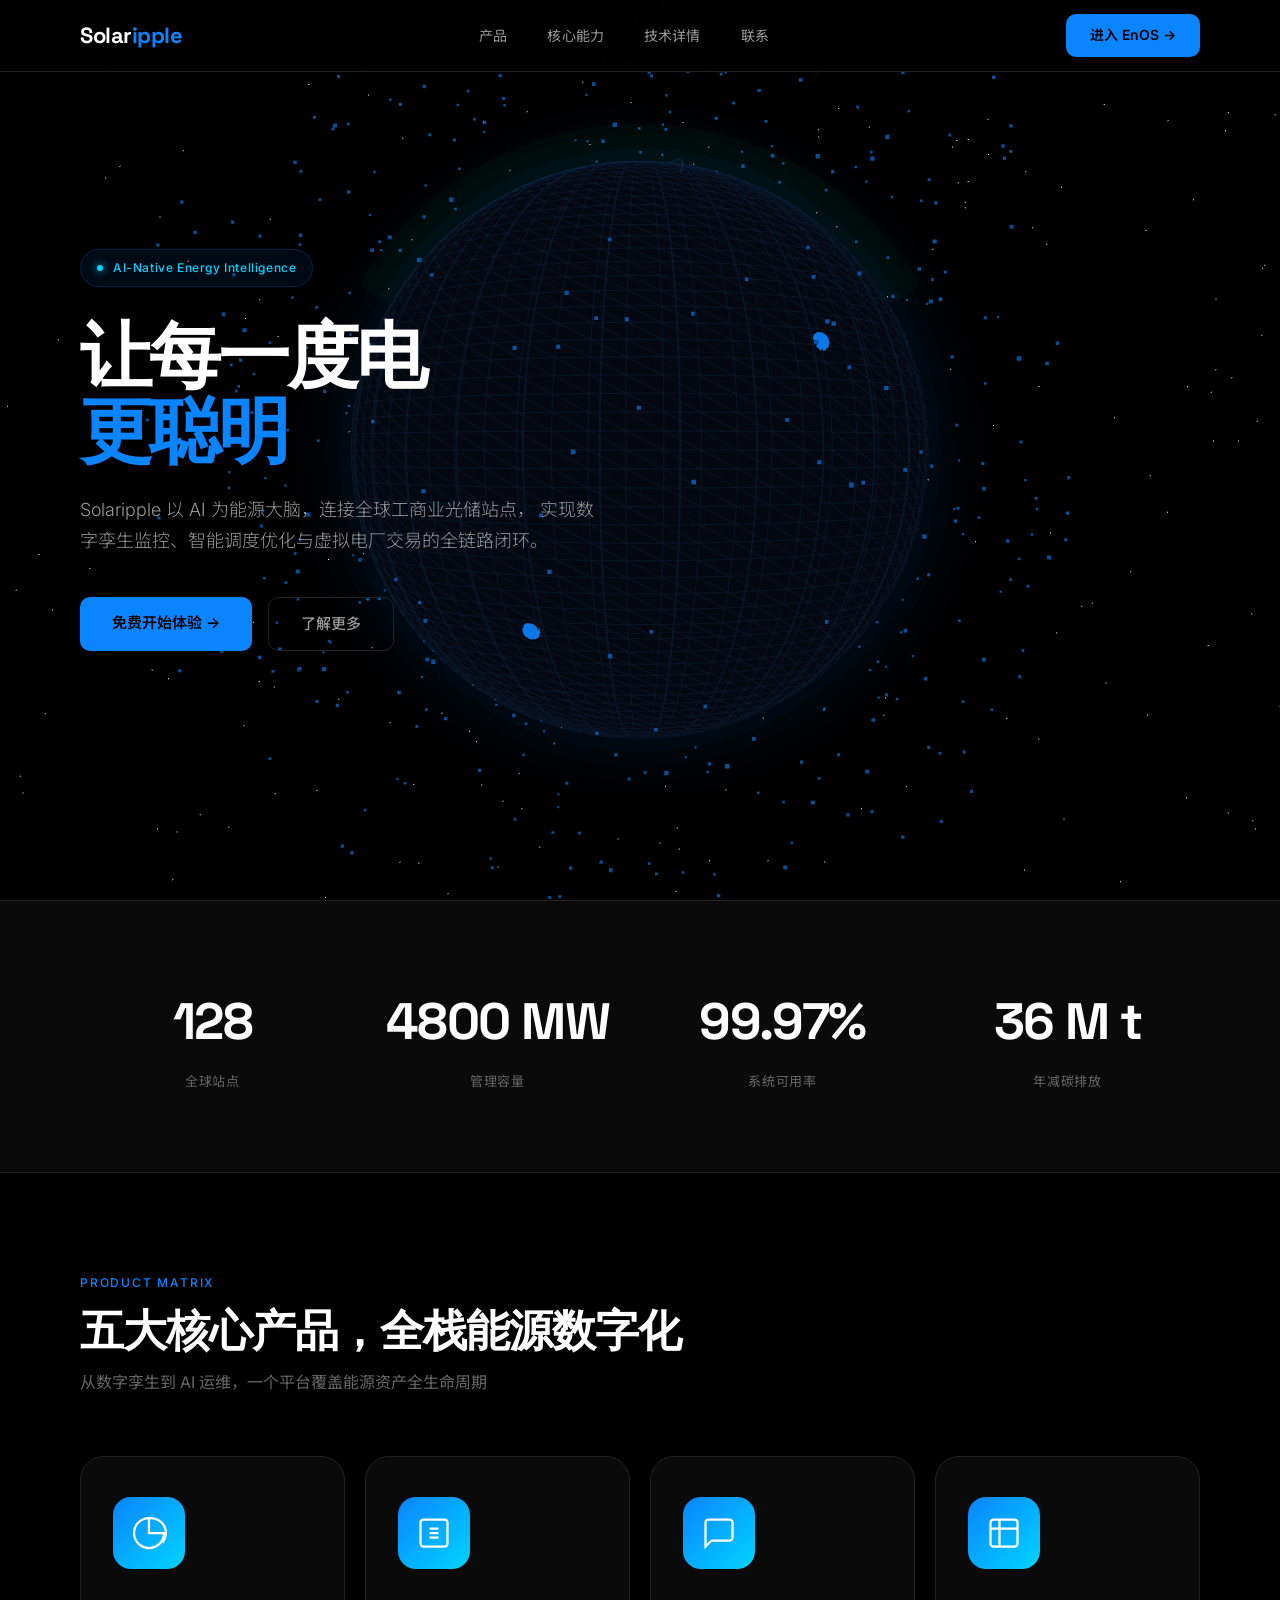
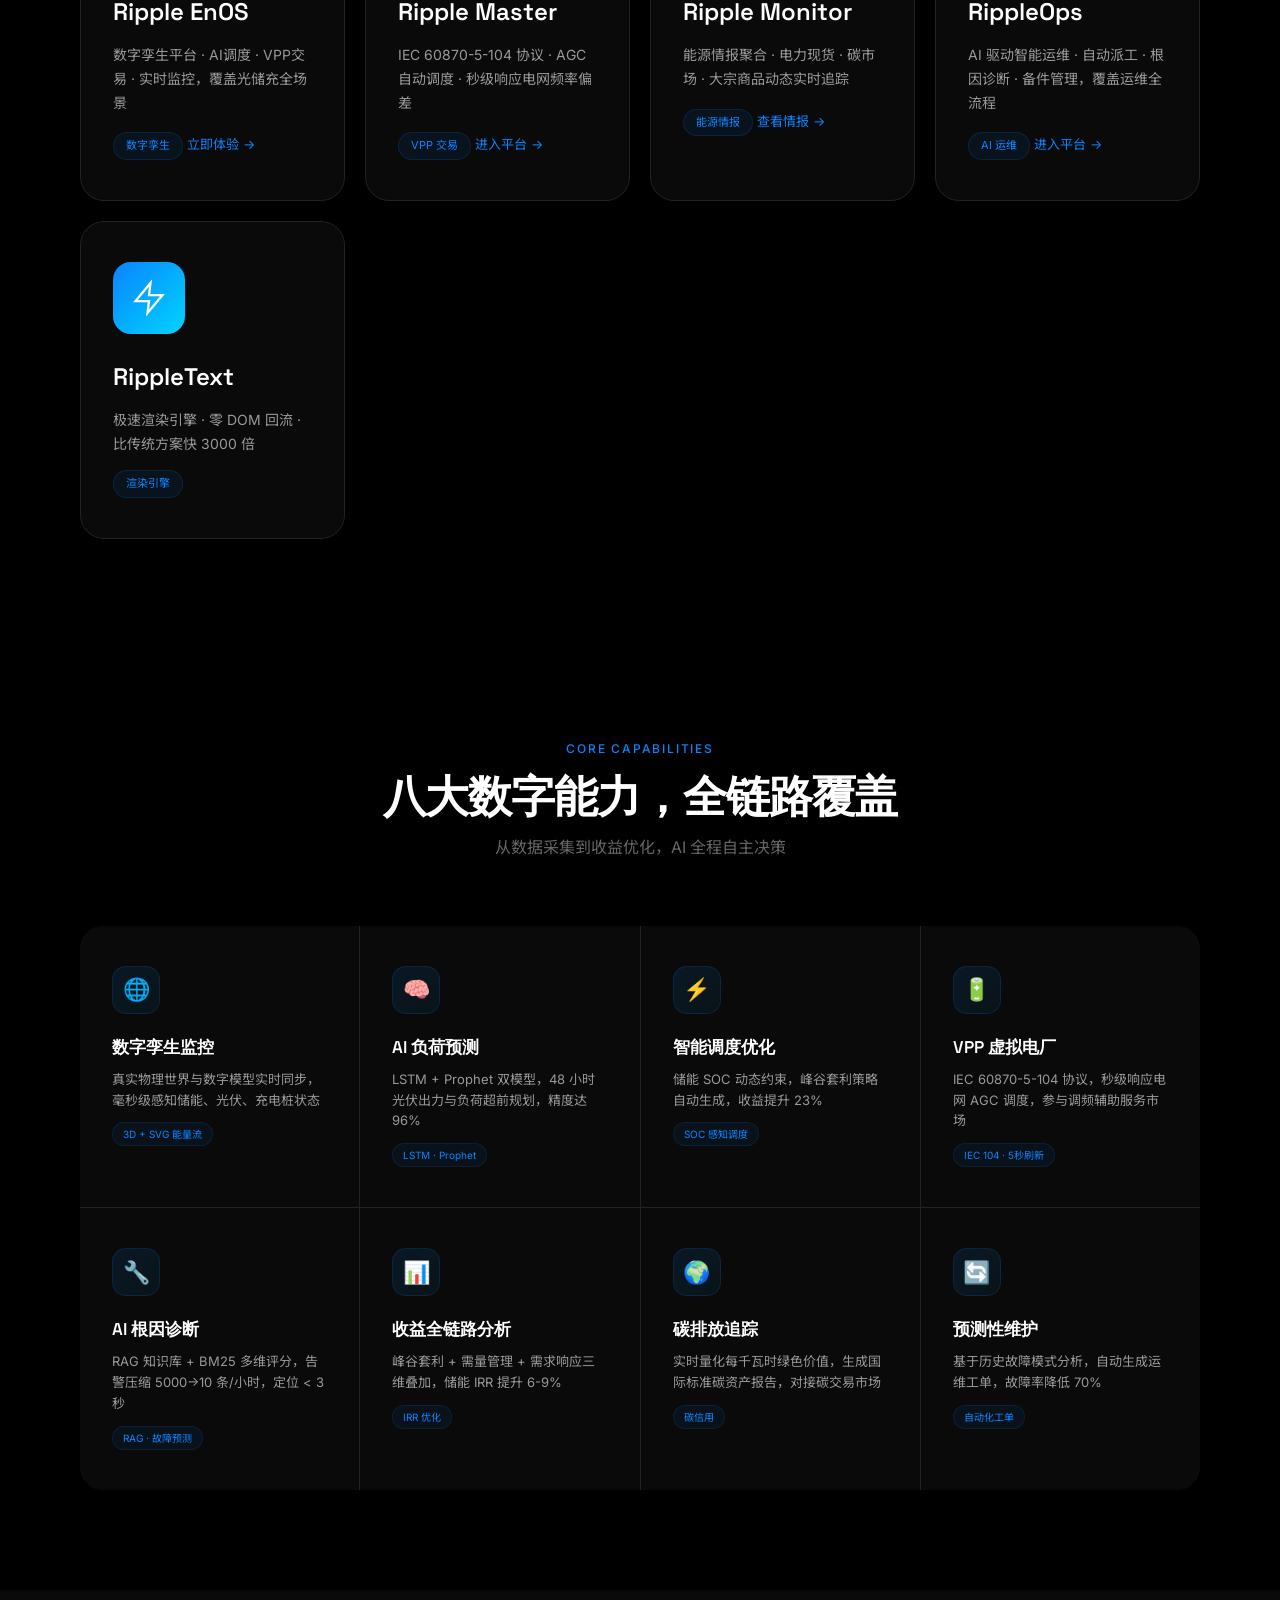
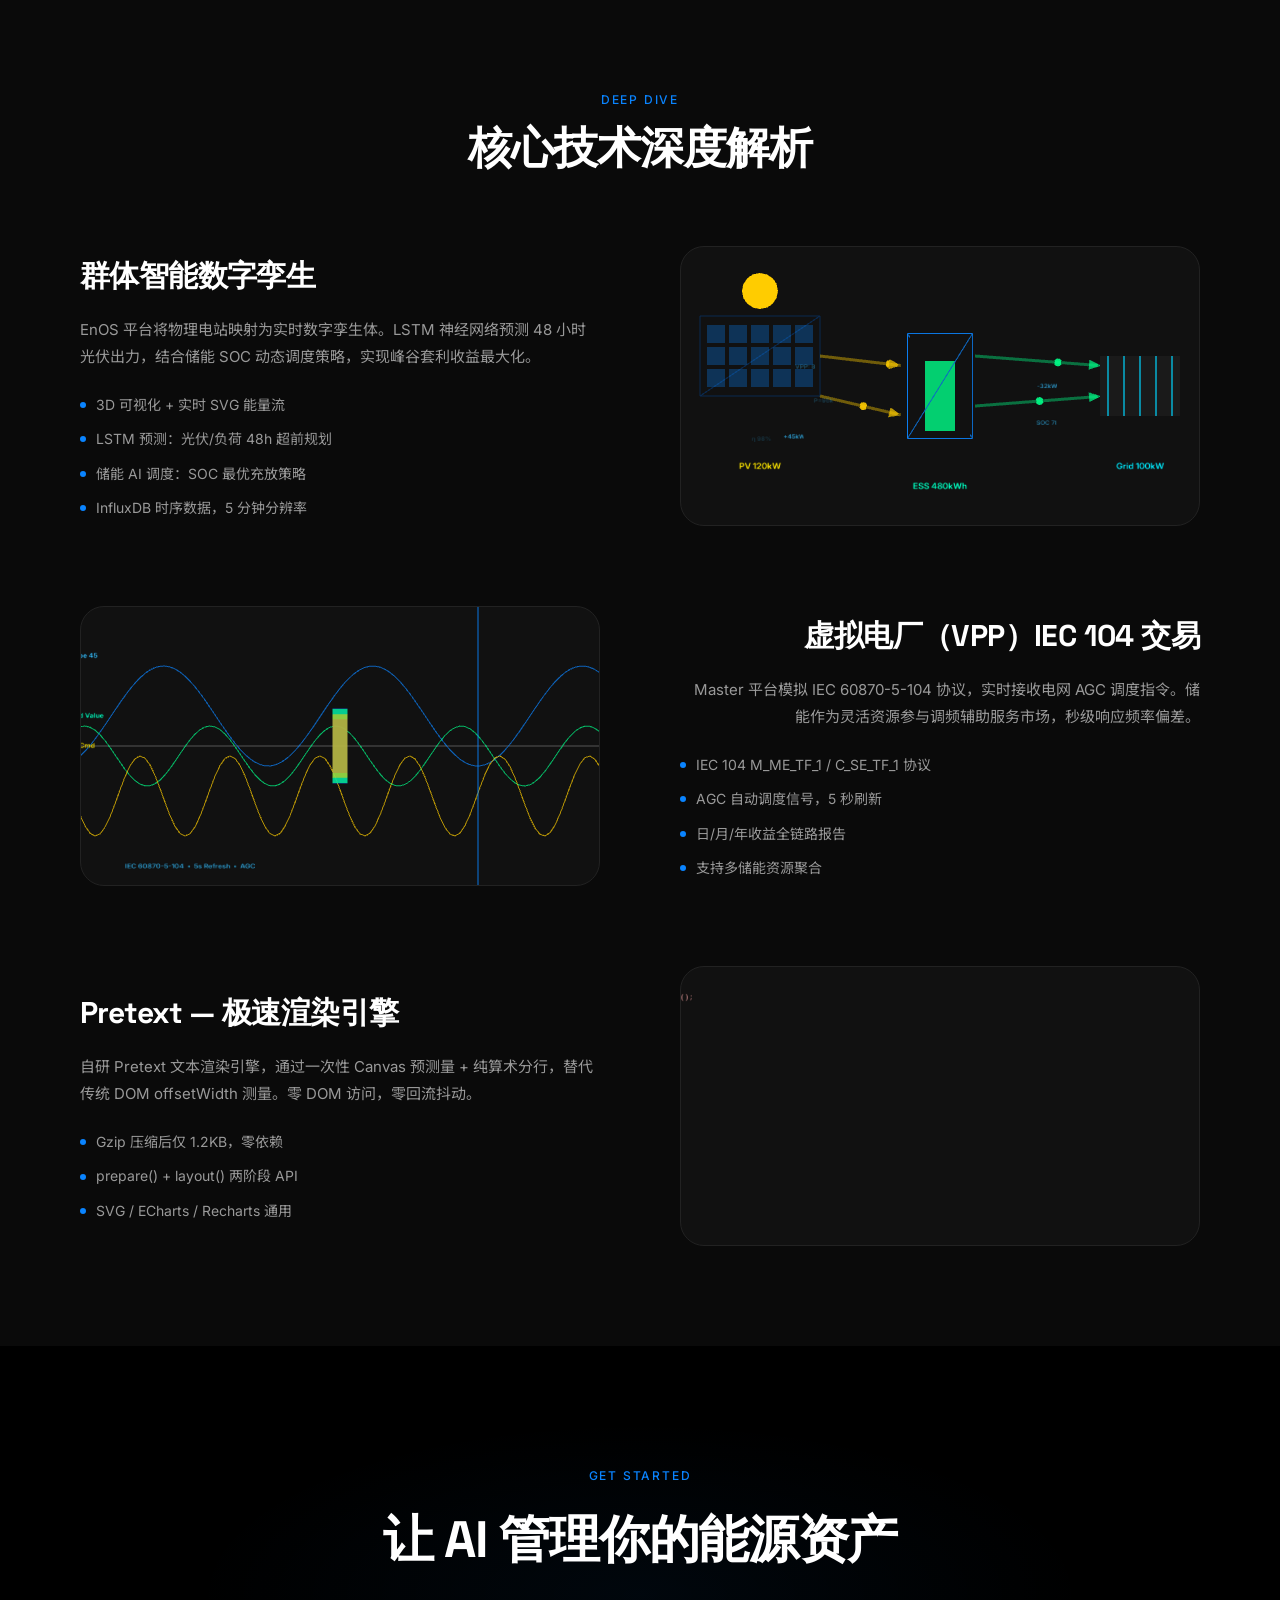
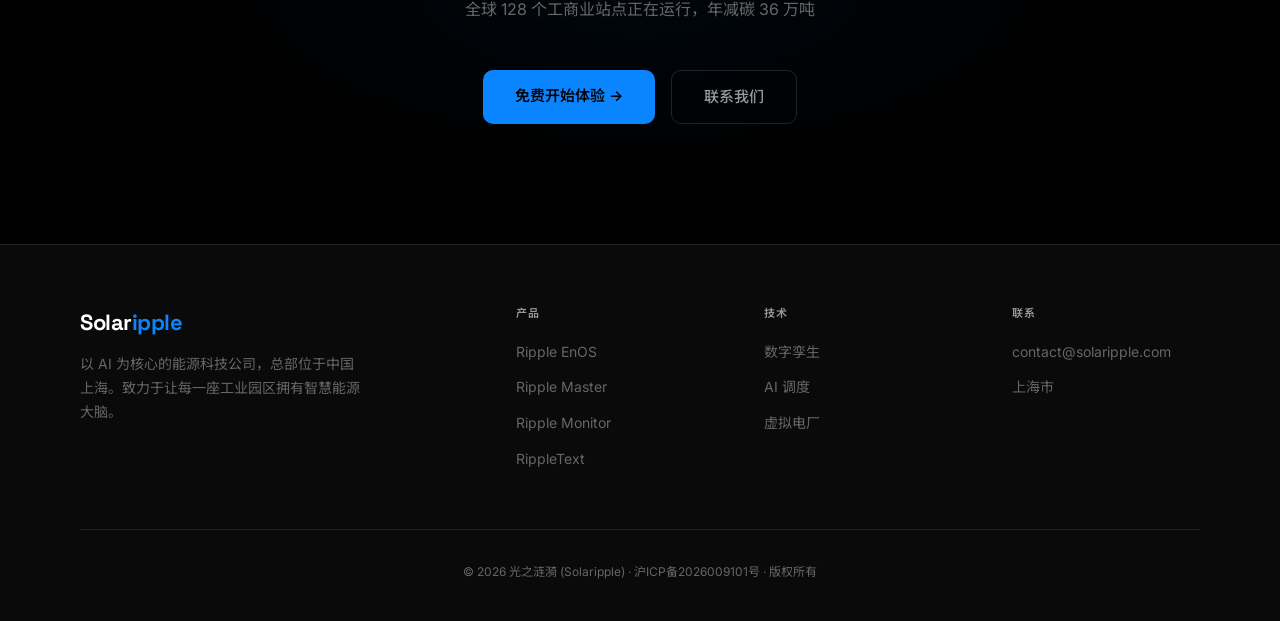
<file: index.html>
<!DOCTYPE html>
<html lang="zh-CN">
<head>
  <meta charset="UTF-8" />
  <meta name="viewport" content="width=device-width, initial-scale=1.0" />
  <title>Solaripple — AI驱动的全球能源智能</title>
  <meta name="description" content="Solaripple（光之涟漪）是以AI为核心的能源科技公司，为工商业园区提供智慧能源数字孪生、虚拟电厂交易与智能运维服务。" />
  <link rel="icon" type="image/svg+xml" href="/favicon.svg" />
  <link rel="preconnect" href="https://fonts.googleapis.com" />
  <link href="https://fonts.googleapis.com/css2?family=Inter:wght@300;400;500;600&family=Noto+Sans+SC:wght@300;400;500;700&family=Space+Grotesk:wght@400;500;600;700&display=swap" rel="stylesheet" />
  <style>
    :root {
      --bg: #000000;
      --dark: #0A0A0A;
      --dark2: #111111;
      --medium: #1A1A1A;
      --border: #222222;
      --light: #666666;
      --silver: #999999;
      --white: #FFFFFF;
      --blue: #0A84FF;
      --cyan: #00D4FF;
      --green: #00FF88;
    }
    *, *::before, *::after { margin: 0; padding: 0; box-sizing: border-box; }
    html { scroll-behavior: smooth; }
    body {
      font-family: 'Inter', 'Noto Sans SC', -apple-system, sans-serif;
      background: #000000; color: #ffffff;
      overflow-x: hidden; line-height: 1.6;
      -webkit-font-smoothing: antialiased;
    }
    a { color: inherit; text-decoration: none; }

    /* ── NAV ── */
    nav {
      position: fixed; top: 0; left: 0; right: 0; z-index: 100;
      display: flex; justify-content: space-between; align-items: center;
      padding: 0 80px; height: 72px;
      background: rgba(0,0,0,0.85); backdrop-filter: blur(24px);
      border-bottom: 1px solid var(--border);
    }
    .nav-logo {
      font-family: 'Space Grotesk', sans-serif;
      font-size: 22px; font-weight: 700; color: var(--white);
      letter-spacing: -0.5px;
    }
    .nav-logo span { color: var(--blue); }
    .nav-links { display: flex; gap: 40px; list-style: none; }
    .nav-links a {
      font-size: 14px; color: var(--silver); transition: color 0.2s;
      letter-spacing: 0.01em;
    }
    .nav-links a:hover { color: var(--white); }
    .nav-cta {
      padding: 10px 24px; background: var(--blue); color: var(--bg);
      border-radius: 10px; font-size: 14px; font-weight: 600;
      transition: all 0.2s; cursor: pointer; border: none;
    }
    .nav-cta:hover { background: var(--cyan); }

    /* ── HERO ── */
    .hero {
      position: relative; min-height: 100vh;
      display: flex; align-items: center; overflow: hidden;
      background: var(--bg);
    }
    #hero-canvas {
      position: absolute; inset: 0; z-index: 0; pointer-events: none;
      width: 100%; height: 100%;
    }
    .hero-content {
      position: relative; z-index: 2; padding: 0 80px; max-width: 700px; width: 100%;
    }
    .hero-badge {
      display: inline-flex; align-items: center; gap: 10px;
      padding: 8px 16px; border-radius: 100px;
      background: rgba(10,132,255,0.08); border: 1px solid rgba(10,132,255,0.2);
      font-size: 12px; color: var(--cyan); letter-spacing: 0.05em;
      margin-bottom: 32px;
      font-weight: 500;
    }
    .hero-badge .dot {
      width: 6px; height: 6px; border-radius: 50%;
      background: var(--cyan); box-shadow: 0 0 8px var(--cyan);
      animation: pulse 2s ease-in-out infinite;
    }
    @keyframes pulse { 0%,100%{opacity:1;transform:scale(1)} 50%{opacity:0.4;transform:scale(0.8)} }
    .hero h1 {
      font-family: 'Space Grotesk', sans-serif;
      font-size: clamp(40px, 6vw, 72px);
      font-weight: 700; letter-spacing: -0.04em; line-height: 1.05;
      color: var(--white); margin-bottom: 24px;
    }
    .hero h1 .accent { color: var(--blue); }
    .hero-sub {
      font-size: clamp(15px, 1.8vw, 18px);
      color: var(--silver); font-weight: 300; line-height: 1.75;
      max-width: 520px; margin-bottom: 40px;
    }
    .hero-actions { display: flex; gap: 16px; flex-wrap: wrap; }
    .btn-primary {
      padding: 14px 32px; background: var(--blue); color: var(--bg);
      border-radius: 10px; font-size: 15px; font-weight: 600;
      transition: all 0.2s; cursor: pointer; border: none;
    }
    .btn-primary:hover { background: var(--cyan); transform: translateY(-1px); }
    .btn-ghost {
      padding: 14px 32px; background: transparent; color: var(--silver);
      border: 1px solid var(--border); border-radius: 10px;
      font-size: 15px; font-weight: 500; transition: all 0.2s; cursor: pointer;
    }
    .btn-ghost:hover { border-color: var(--blue); color: var(--white); }

    /* ── STATS ── */
    .stats-section {
      padding: 80px; background: var(--dark);
      border-top: 1px solid var(--border);
      border-bottom: 1px solid var(--border);
    }
    .stats-grid {
      display: grid; grid-template-columns: repeat(4, 1fr); gap: 40px;
      max-width: 1100px; margin: 0 auto;
    }
    .stat-item { text-align: center; }
    .stat-item .num {
      font-family: 'Space Grotesk', sans-serif;
      font-size: clamp(36px, 4vw, 56px); font-weight: 700;
      color: var(--white); letter-spacing: -0.03em;
      display: block;
    }
    .stat-item .num .unit { font-size: 0.55em; color: var(--blue); }
    .stat-item .label {
      font-size: 13px; color: var(--light); margin-top: 8px;
      letter-spacing: 0.05em;
    }

    /* ── PRODUCTS ── */
    .products-section {
      padding: 100px 80px; background: var(--bg);
    }
    .section-label {
      font-size: 12px; letter-spacing: 0.15em; text-transform: uppercase;
      color: var(--blue); font-weight: 500; margin-bottom: 14px;
    }
    .section-title {
      font-family: 'Space Grotesk', sans-serif;
      font-size: clamp(28px, 4vw, 44px); font-weight: 700;
      color: var(--white); letter-spacing: -0.025em; line-height: 1.15;
      margin-bottom: 12px;
    }
    .section-sub {
      font-size: 16px; color: var(--light); margin-bottom: 60px;
      max-width: 480px; line-height: 1.7;
    }
    .products-grid {
      display: grid; grid-template-columns: repeat(4, 1fr); gap: 20px;
      max-width: 1200px; margin: 0 auto;
    }
    .product-card {
      background: var(--dark); border: 1px solid var(--border);
      border-radius: 24px; padding: 40px 32px;
      transition: all 0.4s ease; cursor: default;
      position: relative; overflow: hidden;
    }
    .product-card::after {
      content: ''; position: absolute; inset: 0;
      background: linear-gradient(135deg, rgba(10,132,255,0.08), transparent);
      opacity: 0; transition: opacity 0.4s;
    }
    .product-card:hover { transform: translateY(-8px); border-color: var(--blue); box-shadow: 0 30px 80px rgba(10,132,255,0.12); }
    .product-card:hover::after { opacity: 1; }
    .product-image {
      width: 72px; height: 72px;
      background: linear-gradient(135deg, var(--blue), var(--cyan));
      border-radius: 18px; display: flex; align-items: center; justify-content: center;
      margin-bottom: 24px; position: relative; z-index: 1;
    }
    .product-image svg { width: 36px; height: 36px; stroke: white; fill: none; stroke-width: 1.5; }
    .product-card h3 {
      font-family: 'Space Grotesk', sans-serif;
      font-size: 24px; font-weight: 600; color: var(--white);
      margin-bottom: 12px; position: relative; z-index: 1;
    }
    .product-card p {
      font-size: 14px; color: var(--silver); line-height: 1.7;
      position: relative; z-index: 1;
    }
    .product-link {
      display: inline-flex; align-items: center; gap: 6px;
      margin-top: 20px; font-size: 13px; color: var(--blue);
      transition: color 0.2s; position: relative; z-index: 1;
    }
    .product-link:hover { color: var(--cyan); }
    .product-tag {
      display: inline-block; padding: 4px 12px; border-radius: 100px;
      font-size: 11px; margin-top: 14px;
      background: rgba(10,132,255,0.08); color: var(--blue);
      border: 1px solid rgba(10,132,255,0.15);
    }

    /* ── CAPABILITIES (8) ── */
    .caps-section { padding: 100px 80px; background: var(--bg); }
    .caps-header { text-align: center; margin-bottom: 64px; }
    .caps-grid {
      display: grid; grid-template-columns: repeat(4, 1fr); gap: 1px;
      background: var(--border); border-radius: 24px; overflow: hidden;
      max-width: 1200px; margin: 0 auto;
    }
    .cap-card {
      background: var(--dark); padding: 40px 32px;
      transition: background 0.3s; position: relative;
    }
    .cap-card:hover { background: var(--dark2); }
    .cap-icon {
      width: 48px; height: 48px; border-radius: 14px;
      background: linear-gradient(135deg, rgba(10,132,255,0.12), rgba(0,212,255,0.05));
      border: 1px solid rgba(10,132,255,0.15);
      display: flex; align-items: center; justify-content: center;
      font-size: 22px; margin-bottom: 20px;
    }
    .cap-card h3 {
      font-family: 'Space Grotesk', sans-serif;
      font-size: 17px; font-weight: 600; color: var(--white);
      margin-bottom: 8px;
    }
    .cap-card p { font-size: 13px; color: var(--silver); line-height: 1.6; }
    .cap-tag {
      display: inline-block; margin-top: 12px; font-size: 10px;
      padding: 3px 10px; border-radius: 100px;
      background: rgba(10,132,255,0.07); color: var(--blue);
      border: 1px solid rgba(10,132,255,0.12);
    }

    /* ── FEATURES (3 rows) ── */
    .features-section { padding: 100px 80px; background: var(--dark); }
    .features-header { text-align: center; margin-bottom: 72px; }
    .feature-row {
      display: grid; grid-template-columns: 1fr 1fr; gap: 80px;
      max-width: 1200px; margin: 0 auto 80px; align-items: center;
    }
    .feature-row:last-child { margin-bottom: 0; }
    .feature-row.reverse { direction: rtl; }
    .feature-row.reverse > * { direction: ltr; }
    .feature-text h3 {
      font-family: 'Space Grotesk', sans-serif;
      font-size: 30px; font-weight: 700; color: var(--white);
      margin-bottom: 16px; letter-spacing: -0.02em;
    }
    .feature-text p { font-size: 15px; color: var(--silver); line-height: 1.8; margin-bottom: 24px; }
    .feature-list { list-style: none; display: flex; flex-direction: column; gap: 12px; }
    .feature-list li {
      font-size: 14px; color: var(--silver); display: flex; align-items: center; gap: 10px;
    }
    .feature-list li::before {
      content: ''; width: 6px; height: 6px; border-radius: 50%;
      background: var(--blue); flex-shrink: 0;
    }
    .feature-visual {
      background: var(--dark2); border: 1px solid var(--border);
      border-radius: 24px; height: 280px;
      display: flex; align-items: center; justify-content: center;
      font-size: 64px; position: relative; overflow: hidden;
    }
    .feature-visual canvas { border-radius: 24px; }
    .feat-text-right { text-align: right; }

    /* ── CTA ── */
    .cta-section {
      padding: 120px 80px; text-align: center; background: var(--bg);
      position: relative; overflow: hidden;
    }
    .cta-section::before {
      content: ''; position: absolute; inset: 0;
      background: radial-gradient(ellipse 50% 50% at 50% 50%, rgba(10,132,255,0.05) 0%, transparent 70%);
    }
    .cta-title {
      font-family: 'Space Grotesk', sans-serif;
      font-size: clamp(32px, 4vw, 52px); font-weight: 700;
      color: var(--white); letter-spacing: -0.025em;
      margin-bottom: 16px; position: relative;
    }
    .cta-sub { font-size: 16px; color: var(--light); margin-bottom: 48px; position: relative; }

    /* ── FOOTER ── */
    footer {
      padding: 60px 80px 40px; background: var(--dark);
      border-top: 1px solid var(--border);
    }
    .footer-grid {
      display: grid; grid-template-columns: 2fr 1fr 1fr 1fr; gap: 60px;
      margin-bottom: 48px;
    }
    .footer-brand p { font-size: 14px; color: var(--light); margin-top: 12px; max-width: 280px; line-height: 1.7; }
    .footer-col h4 {
      font-size: 11px; font-weight: 600; letter-spacing: 0.1em;
      text-transform: uppercase; color: var(--silver); margin-bottom: 16px;
    }
    .footer-col ul { list-style: none; }
    .footer-col ul li { margin-bottom: 10px; }
    .footer-col a { font-size: 14px; color: var(--light); transition: color 0.2s; }
    .footer-col a:hover { color: var(--white); }
    .footer-bottom {
      text-align: center; padding-top: 32px;
      border-top: 1px solid var(--border);
      font-size: 12px; color: var(--light);
    }

    /* Scroll animation */
    .animate-on-scroll { opacity: 0; transform: translateY(20px); transition: all 0.65s cubic-bezier(0.22,1,0.36,1); }
    .animate-on-scroll.in-view { opacity: 1; transform: translateY(0); }

    @media (max-width: 1024px) {
      nav { padding: 0 32px; }
      .products-grid, .caps-grid { grid-template-columns: repeat(2, 1fr); }
      .stats-grid { grid-template-columns: repeat(2, 1fr); }
      .feature-row { grid-template-columns: 1fr; gap: 40px; }
      .feature-row.reverse { direction: ltr; }
      .footer-grid { grid-template-columns: 1fr 1fr; gap: 40px; }
    }
    @media (max-width: 768px) {
      .products-section, .caps-section, .features-section, .stats-section, .cta-section { padding: 80px 24px; }
      nav { padding: 0 24px; }
      .products-grid, .caps-grid { grid-template-columns: repeat(2, 1fr); }
      .footer-grid { grid-template-columns: 1fr; gap: 32px; }
    }
  </style>
</head>
<body>

<!-- NAV -->
<nav>
  <div class="nav-logo">Solar<span>ipple</span></div>
  <ul class="nav-links">
    <li><a href="#products">产品</a></li>
    <li><a href="#caps">核心能力</a></li>
    <li><a href="#features">技术详情</a></li>
    <li><a href="#contact">联系</a></li>
  </ul>
  <a href="https://enos.solaripple.com" class="nav-cta">进入 EnOS →</a>
</nav>

<!-- HERO -->
<section class="hero">
  <canvas id="hero-canvas"></canvas>
  <div class="hero-content">
    <div class="hero-badge"><div class="dot"></div>AI-Native Energy Intelligence</div>
    <h1>让每一度电<br/><span class="accent">更聪明</span></h1>
    <p class="hero-sub">
      Solaripple 以 AI 为能源大脑，连接全球工商业光储站点，
      实现数字孪生监控、智能调度优化与虚拟电厂交易的全链路闭环。
    </p>
    <div class="hero-actions">
      <a href="https://enos.solaripple.com" class="btn-primary">免费开始体验 →</a>
      <a href="#products" class="btn-ghost">了解更多</a>
    </div>
  </div>
</section>

<!-- STATS -->
<section class="stats-section">
  <div class="stats-grid">
    <div class="stat-item animate-on-scroll">
      <span class="num" data-count="128">0</span>
      <div class="label">全球站点</div>
    </div>
    <div class="stat-item animate-on-scroll">
      <span class="num" data-count="4800" data-suffix=" MW">0 MW</span>
      <div class="label">管理容量</div>
    </div>
    <div class="stat-item animate-on-scroll">
      <span class="num" data-count="99.97" data-decimal="2" data-suffix="%">0%</span>
      <div class="label">系统可用率</div>
    </div>
    <div class="stat-item animate-on-scroll">
      <span class="num" data-count="36" data-suffix=" M t">0 M t</span>
      <div class="label">年减碳排放</div>
    </div>
  </div>
</section>

<!-- PRODUCTS -->
<section class="products-section" id="products">
  <div class="section-label">Product Matrix</div>
  <h2 class="section-title">五大核心产品，全栈能源数字化</h2>
  <p class="section-sub">从数字孪生到 AI 运维，一个平台覆盖能源资产全生命周期</p>
  <div class="products-grid">
    <div class="product-card animate-on-scroll">
      <div class="product-image">
        <svg viewBox="0 0 24 24"><path d="M12 2a10 10 0 1 0 10 10H12V2z"/><path d="M20.9 18.5a10 10 0 0 0-8.9-16.4"/></svg>
      </div>
      <h3>Ripple EnOS</h3>
      <p>数字孪生平台 · AI调度 · VPP交易 · 实时监控，覆盖光储充全场景</p>
      <span class="product-tag">数字孪生</span>
      <a href="https://enos.solaripple.com" class="product-link">立即体验 →</a>
    </div>
    <div class="product-card animate-on-scroll">
      <div class="product-image">
        <svg viewBox="0 0 24 24"><rect x="3" y="3" width="18" height="18" rx="2"/><path d="M9 9h6M9 15h6M9 12h6"/></svg>
      </div>
      <h3>Ripple Master</h3>
      <p>IEC 60870-5-104 协议 · AGC 自动调度 · 秒级响应电网频率偏差</p>
      <span class="product-tag">VPP 交易</span>
      <a href="https://master.solaripple.com" class="product-link">进入平台 →</a>
    </div>
    <div class="product-card animate-on-scroll">
      <div class="product-image">
        <svg viewBox="0 0 24 24"><path d="M21 15a2 2 0 0 1-2 2H7l-4 4V5a2 2 0 0 1 2-2h14a2 2 0 0 1 2 2z"/></svg>
      </div>
      <h3>Ripple Monitor</h3>
      <p>能源情报聚合 · 电力现货 · 碳市场 · 大宗商品动态实时追踪</p>
      <span class="product-tag">能源情报</span>
      <a href="https://monitor.solaripple.com" class="product-link">查看情报 →</a>
    </div>

    <div class="product-card animate-on-scroll">
      <div class="product-image">
        <svg viewBox="0 0 24 24"><path d="M9 3H5a2 2 0 0 0-2 2v4m6-6h10a2 2 0 0 1 2 2v4M9 3v18m0 0h10a2 2 0 0 0 2-2V9M9 21H5a2 2 0 0 1-2-2V9m0 0h18"/></svg>
      </div>
      <h3>RippleOps</h3>
      <p>AI 驱动智能运维 · 自动派工 · 根因诊断 · 备件管理，覆盖运维全流程</p>
      <span class="product-tag">AI 运维</span>
      <a href="https://ops.solaripple.com" class="product-link">进入平台 →</a>
    </div>
    <div class="product-card animate-on-scroll">
      <div class="product-image">
        <svg viewBox="0 0 24 24"><path d="M13 2L3 14h9l-1 8 10-12h-9l1-8z"/></svg>
      </div>
      <h3>RippleText</h3>
      <p>极速渲染引擎 · 零 DOM 回流 · 比传统方案快 3000 倍</p>
      <span class="product-tag">渲染引擎</span>
      
    </div>
  </div>
</section>

<!-- CAPABILITIES -->
<section class="caps-section" id="caps">
  <div class="caps-header">
    <div class="section-label">Core Capabilities</div>
    <h2 class="section-title">八大数字能力，全链路覆盖</h2>
    <p class="section-sub" style="margin:0 auto">从数据采集到收益优化，AI 全程自主决策</p>
  </div>
  <div class="caps-grid">
    <div class="cap-card animate-on-scroll">
      <div class="cap-icon">🌐</div>
      <h3>数字孪生监控</h3>
      <p>真实物理世界与数字模型实时同步，毫秒级感知储能、光伏、充电桩状态</p>
      <span class="cap-tag">3D + SVG 能量流</span>
    </div>
    <div class="cap-card animate-on-scroll">
      <div class="cap-icon">🧠</div>
      <h3>AI 负荷预测</h3>
      <p>LSTM + Prophet 双模型，48 小时光伏出力与负荷超前规划，精度达 96%</p>
      <span class="cap-tag">LSTM · Prophet</span>
    </div>
    <div class="cap-card animate-on-scroll">
      <div class="cap-icon">⚡</div>
      <h3>智能调度优化</h3>
      <p>储能 SOC 动态约束，峰谷套利策略自动生成，收益提升 23%</p>
      <span class="cap-tag">SOC 感知调度</span>
    </div>
    <div class="cap-card animate-on-scroll">
      <div class="cap-icon">🔋</div>
      <h3>VPP 虚拟电厂</h3>
      <p>IEC 60870-5-104 协议，秒级响应电网 AGC 调度，参与调频辅助服务市场</p>
      <span class="cap-tag">IEC 104 · 5秒刷新</span>
    </div>
    <div class="cap-card animate-on-scroll">
      <div class="cap-icon">🔧</div>
      <h3>AI 根因诊断</h3>
      <p>RAG 知识库 + BM25 多维评分，告警压缩 5000→10 条/小时，定位 < 3 秒</p>
      <span class="cap-tag">RAG · 故障预测</span>
    </div>
    <div class="cap-card animate-on-scroll">
      <div class="cap-icon">📊</div>
      <h3>收益全链路分析</h3>
      <p>峰谷套利 + 需量管理 + 需求响应三维叠加，储能 IRR 提升 6-9%</p>
      <span class="cap-tag">IRR 优化</span>
    </div>
    <div class="cap-card animate-on-scroll">
      <div class="cap-icon">🌍</div>
      <h3>碳排放追踪</h3>
      <p>实时量化每千瓦时绿色价值，生成国际标准碳资产报告，对接碳交易市场</p>
      <span class="cap-tag">碳信用</span>
    </div>
    <div class="cap-card animate-on-scroll">
      <div class="cap-icon">🔄</div>
      <h3>预测性维护</h3>
      <p>基于历史故障模式分析，自动生成运维工单，故障率降低 70%</p>
      <span class="cap-tag">自动化工单</span>
    </div>
  </div>
</section>

<!-- FEATURES -->
<section class="features-section" id="features">
  <div class="features-header">
    <div class="section-label">Deep Dive</div>
    <h2 class="section-title">核心技术深度解析</h2>
  </div>

  <div class="feature-row animate-on-scroll">
    <div class="feature-text">
      <h3>群体智能数字孪生</h3>
      <p>EnOS 平台将物理电站映射为实时数字孪生体。LSTM 神经网络预测 48 小时光伏出力，结合储能 SOC 动态调度策略，实现峰谷套利收益最大化。</p>
      <ul class="feature-list">
        <li>3D 可视化 + 实时 SVG 能量流</li>
        <li>LSTM 预测：光伏/负荷 48h 超前规划</li>
        <li>储能 AI 调度：SOC 最优充放策略</li>
        <li>InfluxDB 时序数据，5 分钟分辨率</li>
      </ul>
    </div>
    <div class="feature-visual" id="feat1-canvas"></div>
  </div>

  <div class="feature-row reverse animate-on-scroll">
    <div class="feature-text feat-text-right">
      <h3>虚拟电厂（VPP）IEC 104 交易</h3>
      <p>Master 平台模拟 IEC 60870-5-104 协议，实时接收电网 AGC 调度指令。储能作为灵活资源参与调频辅助服务市场，秒级响应频率偏差。</p>
      <ul class="feature-list">
        <li>IEC 104 M_ME_TF_1 / C_SE_TF_1 协议</li>
        <li>AGC 自动调度信号，5 秒刷新</li>
        <li>日/月/年收益全链路报告</li>
        <li>支持多储能资源聚合</li>
      </ul>
    </div>
    <div class="feature-visual" id="feat2-canvas"></div>
  </div>

  <div class="feature-row animate-on-scroll">
    <div class="feature-text">
      <h3>Pretext — 极速渲染引擎</h3>
      <p>自研 Pretext 文本渲染引擎，通过一次性 Canvas 预测量 + 纯算术分行，替代传统 DOM offsetWidth 测量。零 DOM 访问，零回流抖动。</p>
      <ul class="feature-list">
        <li>Gzip 压缩后仅 1.2KB，零依赖</li>
        <li>prepare() + layout() 两阶段 API</li>
        <li>SVG / ECharts / Recharts 通用</li>
        
      </ul>
    </div>
    <div class="feature-visual" id="feat3-canvas"></div>
  </div>
</section>

<!-- CTA -->
<section class="cta-section" id="contact">
  <div class="section-label">Get Started</div>
  <h2 class="cta-title">让 AI 管理你的能源资产</h2>
  <p class="cta-sub">全球 128 个工商业站点正在运行，年减碳 36 万吨</p>
  <div class="hero-actions" style="justify-content:center">
    <a href="https://enos.solaripple.com" class="btn-primary">免费开始体验 →</a>
    <a href="mailto:contact@solaripple.com" class="btn-ghost">联系我们</a>
  </div>
</section>

<!-- FOOTER -->
<footer>
  <div class="footer-grid">
    <div class="footer-brand">
      <div class="nav-logo">Solar<span>ipple</span></div>
      <p>以 AI 为核心的能源科技公司，总部位于中国上海。致力于让每一座工业园区拥有智慧能源大脑。</p>
    </div>
    <div class="footer-col">
      <h4>产品</h4>
      <ul>
        <li><a href="https://enos.solaripple.com">Ripple EnOS</a></li>
        <li><a href="https://master.solaripple.com">Ripple Master</a></li>
        <li><a href="https://monitor.solaripple.com">Ripple Monitor</a></li>
        <li><a href="https://rippletext.solaripple.com">RippleText</a></li>
      </ul>
    </div>
    <div class="footer-col">
      <h4>技术</h4>
      <ul>
        <li><a href="#features">数字孪生</a></li>
        <li><a href="#features">AI 调度</a></li>
        <li><a href="#features">虚拟电厂</a></li>
        
      </ul>
    </div>
    <div class="footer-col">
      <h4>联系</h4>
      <ul>
        <li><a href="mailto:contact@solaripple.com">contact@solaripple.com</a></li>
        <li><a href="#">上海市</a></li>
      </ul>
    </div>
  </div>
  <div class="footer-bottom">© 2026 光之涟漪 (Solaripple) · 沪ICP备2026009101号 · 版权所有</div>
</footer>

<script src="/assets/three.min.js"></script>
<script>
// ── HERO: Globe with Orbit-like rotation ──────────────────
(function() {
  const canvas = document.getElementById('hero-canvas');
  const renderer = new THREE.WebGLRenderer({ canvas, antialias: true, alpha: true });
  renderer.setPixelRatio(Math.min(window.devicePixelRatio, 2));
  renderer.setSize(window.innerWidth, window.innerHeight);

  const scene = new THREE.Scene();
  const camera = new THREE.PerspectiveCamera(50, window.innerWidth / window.innerHeight, 0.1, 1000);
  camera.position.set(0, 0, 3.5);

  // Stars
  const sGeo = new THREE.BufferGeometry();
  const sPos = new Float32Array(4000 * 3);
  for (let i = 0; i < 4000 * 3; i++) sPos[i] = (Math.random() - 0.5) * 800;
  sGeo.setAttribute('position', new THREE.BufferAttribute(sPos, 3));
  scene.add(new THREE.Points(sGeo, new THREE.PointsMaterial({ color: 0xffffff, size: 0.12 })));

  // Earth sphere
  const earthGeo = new THREE.SphereGeometry(1, 80, 80);
  const earthMat = new THREE.MeshBasicMaterial({ color: 0x050810 });
  const earth = new THREE.Mesh(earthGeo, earthMat);
  scene.add(earth);

  // Globe wireframe
  const wireMat = new THREE.MeshBasicMaterial({ color: 0x0A2A50, wireframe: true, transparent: true, opacity: 0.2 });
  const wire = new THREE.Mesh(new THREE.SphereGeometry(1.004, 64, 64), wireMat);
  scene.add(wire);

  // Latitude rings (blue)
  for (let lat = -75; lat <= 75; lat += 15) {
    const r = Math.cos(lat * Math.PI / 180);
    const ring = new THREE.Mesh(
      new THREE.RingGeometry(r * 0.997, r * 1.005, 128),
      new THREE.MeshBasicMaterial({ color: 0x0A84FF, side: THREE.DoubleSide, transparent: true, opacity: 0.1 })
    );
    ring.position.y = Math.sin(lat * Math.PI / 180) * 0.999;
    ring.rotation.x = Math.PI / 2;
    scene.add(ring);
  }

  // Longitude arcs (blue)
  for (let lon = 0; lon < 180; lon += 12) {
    const pts = [];
    for (let lat = -80; lat <= 80; lat += 3) {
      const theta = lon * Math.PI / 180;
      const phi = (90 - lat) * Math.PI / 180;
      pts.push(new THREE.Vector3(
        1.001 * Math.sin(phi) * Math.cos(theta),
        1.001 * Math.cos(phi),
        1.001 * Math.sin(phi) * Math.sin(theta)
      ));
    }
    const curve = new THREE.CatmullRomCurve3(pts);
    const tube = new THREE.Mesh(
      new THREE.TubeGeometry(curve, 48, 0.003, 4, false),
      new THREE.MeshBasicMaterial({ color: 0x0A84FF, transparent: true, opacity: 0.09 })
    );
    scene.add(tube);
  }

  // Atmosphere glow layers
  for (let i = 1; i <= 4; i++) {
    scene.add(new THREE.Mesh(
      new THREE.SphereGeometry(1 + i * 0.045, 32, 32),
      new THREE.MeshBasicMaterial({ color: 0x0A84FF, transparent: true, opacity: 0.035 / i, side: THREE.BackSide, depthWrite: false })
    ));
  }

  // Aurora effect - green glow on top
  const auroraGeo = new THREE.SphereGeometry(1.12, 32, 32, 0, Math.PI * 2, 0, Math.PI / 3);
  const auroraMat = new THREE.MeshBasicMaterial({
    color: 0x00FF88, transparent: true, opacity: 0.04, side: THREE.BackSide, depthWrite: false
  });
  const aurora = new THREE.Mesh(auroraGeo, auroraMat);
  scene.add(aurora);

  // Energy nodes on globe surface
  const nodePositions = [
    [0.5, 0.3, 0.8], [-0.6, 0.1, 0.7], [0.1, 0.8, 0.5],
    [-0.3, -0.5, 0.8], [0.8, -0.2, 0.4], [-0.7, 0.4, -0.3],
    [0.2, -0.8, 0.4], [0.9, 0.1, -0.2], [0.0, 0.9, 0.2]
  ];
  nodePositions.forEach((pos, i) => {
    const node = new THREE.Mesh(
      new THREE.SphereGeometry(0.03, 8, 8),
      new THREE.MeshBasicMaterial({ color: 0x0A84FF, transparent: true, opacity: 0.9 })
    );
    node.position.set(...pos);
    scene.add(node);

    // Glow ring around node
    const ring = new THREE.Mesh(
      new THREE.RingGeometry(0.035, 0.055, 16),
      new THREE.MeshBasicMaterial({ color: 0x0A84FF, transparent: true, opacity: 0.4, side: THREE.DoubleSide })
    );
    ring.position.set(...pos);
    ring.lookAt(0, 0, 0);
    scene.add(ring);
  });

  // Connection arcs
  nodePositions.forEach((pos, i) => {
    const next = nodePositions[(i + 3) % nodePositions.length];
    const mid = pos.map((v, j) => (v + next[j]) / 2 + 0.15);
    const curve = new THREE.QuadraticBezierCurve3(
      new THREE.Vector3(...pos), new THREE.Vector3(...mid), new THREE.Vector3(...next)
    );
    scene.add(new THREE.Mesh(
      new THREE.TubeGeometry(curve, 48, 0.004, 4, false),
      new THREE.MeshBasicMaterial({ color: 0x0A84FF, transparent: true, opacity: 0.12 })
    ));
  });

  // Ambient particles
  const pCount = 500;
  const pGeo = new THREE.BufferGeometry();
  const pPos = new Float32Array(pCount * 3);
  const pData = [];
  for (let i = 0; i < pCount; i++) {
    const theta = Math.random() * Math.PI * 2;
    const phi = Math.acos(2 * Math.random() - 1);
    const r = 1.1 + Math.random() * 0.6;
    pPos[i*3] = r * Math.sin(phi) * Math.cos(theta);
    pPos[i*3+1] = r * Math.sin(phi) * Math.sin(theta);
    pPos[i*3+2] = r * Math.cos(phi);
    pData.push({ r, theta, phi, speed: 0.001 + Math.random() * 0.003 });
  }
  pGeo.setAttribute('position', new THREE.BufferAttribute(pPos, 3));
  scene.add(new THREE.Points(pGeo, new THREE.PointsMaterial({
    color: 0x0A84FF, size: 0.02, transparent: true, opacity: 0.6, sizeAttenuation: true
  })));

  // Mouse parallax
  let mouseX = 0, mouseY = 0;
  document.addEventListener('mousemove', (e) => {
    mouseX = (e.clientX / window.innerWidth - 0.5) * 0.3;
    mouseY = (e.clientY / window.innerHeight - 0.5) * 0.3;
  });

  let t = 0;
  function animate() {
    requestAnimationFrame(animate);
    t += 0.005;
    earth.rotation.y += 0.0015;
    wire.rotation.y += 0.0015;
    aurora.rotation.y += 0.0005;
    // Smooth camera follow
    camera.position.x += (mouseX - camera.position.x) * 0.05;
    camera.position.y += (-mouseY - camera.position.y) * 0.05;
    camera.lookAt(0, 0, 0);
    // Aurora pulse
    aurora.material.opacity = 0.03 + Math.sin(t) * 0.015;
    // Particles drift
    const pos = pGeo.attributes.position.array;
    for (let i = 0; i < pCount; i++) {
      pos[i*3] *= 0.9997; pos[i*3+1] *= 0.9997; pos[i*3+2] *= 0.9997;
    }
    pGeo.attributes.position.needsUpdate = true;
    renderer.render(scene, camera);
  }
  animate();

  window.addEventListener('resize', () => {
    camera.aspect = window.innerWidth / window.innerHeight;
    camera.updateProjectionMatrix();
    renderer.setSize(window.innerWidth, window.innerHeight);
  });
})();

// ═══════════════════════════════════════════════════════════
// FEATURE 1: Energy Flow (数字孪生)
// Solar panel → Battery → Grid energy flow visualization
// ═══════════════════════════════════════════════════════════
function initEnergyFlow(id) {
  const container = document.getElementById(id);
  if (!container) return;
  const c = document.createElement('canvas');
  c.style.cssText = 'width:100%;height:100%;border-radius:24px;';
  container.appendChild(c);
  const renderer = new THREE.WebGLRenderer({ canvas: c, antialias: true, alpha: true });
  renderer.setPixelRatio(Math.min(window.devicePixelRatio, 2));
  renderer.setSize(600, 300);

  const scene = new THREE.Scene();
  const camera = new THREE.OrthographicCamera(-3, 3, 1.5, -1.5, 0.1, 100);
  camera.position.z = 5;

  // Solar panel (left)
  const panelGeo = new THREE.PlaneGeometry(1.2, 0.8);
  const panelMat = new THREE.MeshBasicMaterial({ color: 0x0A2A50, wireframe: true });
  const panel = new THREE.Mesh(panelGeo, panelMat);
  panel.position.set(-1.8, 0.3, 0);
  scene.add(panel);
  // Panel cells
  for (let i = -2; i <= 2; i++) {
    for (let j = -1; j <= 1; j++) {
      const cell = new THREE.Mesh(
        new THREE.PlaneGeometry(0.18, 0.18),
        new THREE.MeshBasicMaterial({ color: 0x0A84FF, transparent: true, opacity: 0.3 })
      );
      cell.position.set(-1.8 + i * 0.22, 0.3 + j * 0.22, 0.01);
      scene.add(cell);
    }
  }
  // Sun symbol above panel
  const sunGeo = new THREE.CircleGeometry(0.18, 16);
  const sun = new THREE.Mesh(sunGeo, new THREE.MeshBasicMaterial({ color: 0xFFCC00 }));
  sun.position.set(-1.8, 0.95, 0);
  scene.add(sun);

  // Battery (center)
  const batGeo = new THREE.BoxGeometry(0.6, 1.0, 0.3);
  const bat = new THREE.Mesh(batGeo, new THREE.MeshBasicMaterial({ color: 0x111111, wireframe: false }));
  bat.position.set(0, 0, 0);
  scene.add(bat);
  const batWire = new THREE.Mesh(new THREE.BoxGeometry(0.65, 1.05, 0.35), new THREE.MeshBasicMaterial({ color: 0x0A84FF, wireframe: true, transparent: true, opacity: 0.5 }));
  batWire.position.set(0, 0, 0);
  scene.add(batWire);
  // SOC bar
  const socGeo = new THREE.PlaneGeometry(0.3, 0.7);
  const soc = new THREE.Mesh(socGeo, new THREE.MeshBasicMaterial({ color: 0x00FF88, transparent: true, opacity: 0.8 }));
  soc.position.set(0, -0.1, 0.16);
  scene.add(soc);

  // Grid (right)
  const gridGeo = new THREE.BoxGeometry(0.8, 0.6, 0.2);
  const grid = new THREE.Mesh(gridGeo, new THREE.MeshBasicMaterial({ color: 0x1A1A1A }));
  grid.position.set(2.0, 0, 0);
  scene.add(grid);
  // Grid lines
  for (let i = -2; i <= 2; i++) {
    const line = new THREE.Mesh(
      new THREE.PlaneGeometry(0.02, 0.6),
      new THREE.MeshBasicMaterial({ color: 0x00D4FF, transparent: true, opacity: 0.6 })
    );
    line.position.set(2.0 + i * 0.16, 0, 0.11);
    scene.add(line);
  }

  // Connection arrows with animated particles
  const particles = [];
  function makeArrow(fromX, fromY, toX, toY, color) {
    const dir = new THREE.Vector3(toX - fromX, toY - fromY, 0).normalize();
    const len = Math.sqrt((toX - fromX) ** 2 + (toY - fromY) ** 2);
    const midX = (fromX + toX) / 2, midY = (fromY + toY) / 2;
    const pts = [];
    for (let t = 0; t <= 1; t += 0.05) {
      pts.push(new THREE.Vector3(fromX + (toX - fromX) * t, fromY + (toY - fromY) * t, 0));
    }
    const curve = new THREE.CatmullRomCurve3(pts);
    const tube = new THREE.Mesh(
      new THREE.TubeGeometry(curve, 32, 0.015, 4, false),
      new THREE.MeshBasicMaterial({ color, transparent: true, opacity: 0.4 })
    );
    scene.add(tube);
    // Arrow head
    const arrowGeo = new THREE.ConeGeometry(0.05, 0.12, 8);
    const arrow = new THREE.Mesh(arrowGeo, new THREE.MeshBasicMaterial({ color, transparent: true, opacity: 0.7 }));
    arrow.position.set(toX - dir.x * 0.1, toY - dir.y * 0.1, 0);
    arrow.rotation.z = Math.atan2(dir.y, dir.x) - Math.PI / 2;
    scene.add(arrow);
    // Moving particle
    const pGeo = new THREE.SphereGeometry(0.04, 6, 6);
    const p = new THREE.Mesh(pGeo, new THREE.MeshBasicMaterial({ color, transparent: true, opacity: 0.9 }));
    p.userData = { fromX, fromY, toX, toY, speed: 0.008 + Math.random() * 0.006, t: Math.random() };
    scene.add(p);
    particles.push(p);
  }
  makeArrow(-1.2, 0.3, -0.35, 0.2, 0xFFCC00);   // sun→batt
  makeArrow(-1.2, -0.1, -0.35, -0.3, 0xFFCC00);  // sun→batt low
  makeArrow(0.35, 0.3, 1.65, 0.2, 0x00FF88);     // batt→grid
  makeArrow(0.35, -0.2, 1.65, -0.1, 0x00FF88);   // batt→grid low

  // Labels via sprites (text as canvas)
  function makeLabel(text, x, y, color) {
    const cv = document.createElement('canvas');
    cv.width = 256; cv.height = 64;
    const ctx = cv.getContext('2d');
    ctx.fillStyle = color;
    ctx.font = 'bold 28px Inter, sans-serif';
    ctx.textAlign = 'center';
    ctx.fillText(text, 128, 42);
    const tex = new THREE.CanvasTexture(cv);
    const mat = new THREE.SpriteMaterial({ map: tex, transparent: true });
    const sprite = new THREE.Sprite(mat);
    sprite.position.set(x, y, 0.5);
    sprite.scale.set(0.8, 0.2, 1);
    scene.add(sprite);
  }
  makeLabel('PV 120kW', -1.8, -0.8, '#FFCC00');
  makeLabel('ESS 480kWh', 0, -1.0, '#00FF88');
  makeLabel('Grid 100kW', 2.0, -0.8, '#00D4FF');

  // Floating data labels
  const labels = [];
  for (let i = 0; i < 6; i++) {
    const lc = document.createElement('canvas');
    lc.width = 128; lc.height = 40;
    const ctx = lc.getContext('2d');
    ctx.fillStyle = '#0A84FF';
    ctx.font = 'bold 20px Inter';
    const texts = ['SOC 78%', '+45kW', '-32kW', 'VPP: 80kW', 'η 98%', 'P=95kW'];
    ctx.fillText(texts[i], 64, 28);
    const ltex = new THREE.CanvasTexture(lc);
    const lmat = new THREE.SpriteMaterial({ map: ltex, transparent: true, opacity: 0.7 });
    const lsprite = new THREE.Sprite(lmat);
    lsprite.position.set((Math.random() - 0.5) * 4, (Math.random() - 0.5) * 1.5, 0.3);
    lsprite.scale.set(0.4, 0.12, 1);
    scene.add(lsprite);
    labels.push(lsprite);
  }

  let t = 0;
  function animate() {
    requestAnimationFrame(animate);
    t += 0.02;
    particles.forEach(p => {
      p.userData.t = (p.userData.t + p.userData.speed) % 1;
      const pt = p.userData.t;
      p.position.x = p.userData.fromX + (p.userData.toX - p.userData.fromX) * pt;
      p.position.y = p.userData.fromY + (p.userData.toY - p.userData.fromY) * pt;
    });
    labels.forEach((l, i) => {
      l.position.y += Math.sin(t + i) * 0.0005;
      l.material.opacity = 0.5 + Math.sin(t * 0.5 + i) * 0.3;
    });
    renderer.render(scene, camera);
  }
  animate();
}

// ═══════════════════════════════════════════════════════════
// FEATURE 2: IEC 104 Grid Signal Wave (VPP 交易)
// ═══════════════════════════════════════════════════════════
function initIEC104Wave(id) {
  const container = document.getElementById(id);
  if (!container) return;
  const c = document.createElement('canvas');
  c.style.cssText = 'width:100%;height:100%;border-radius:24px;';
  container.appendChild(c);
  const renderer = new THREE.WebGLRenderer({ canvas: c, antialias: true, alpha: true });
  renderer.setPixelRatio(Math.min(window.devicePixelRatio, 2));
  renderer.setSize(600, 300);

  const scene = new THREE.Scene();
  const camera = new THREE.OrthographicCamera(-3, 3, 1.5, -1.5, 0.1, 100);
  camera.position.z = 5;

  // Grid base line
  const baseGeo = new THREE.PlaneGeometry(6, 0.02);
  const base = new THREE.Mesh(baseGeo, new THREE.MeshBasicMaterial({ color: 0x333333 }));
  base.position.z = -0.1;
  scene.add(base);

  // Multiple signal traces
  const traces = [
    { color: 0x0A84FF, amp: 0.5, freq: 3, y: 0.3, label: 'ASDU Type 45', phase: 0 },
    { color: 0x00FF88, amp: 0.3, freq: 5, y: -0.1, label: 'Measured Value', phase: 1.2 },
    { color: 0xFFCC00, amp: 0.4, freq: 7, y: -0.5, label: 'SetPoint Cmd', phase: 2.4 },
  ];

  const lineObjects = [];
  traces.forEach(t => {
    const pts = [];
    for (let x = -3; x <= 3; x += 0.05) {
      const y = t.y + t.amp * Math.sin(t.freq * x + t.phase);
      pts.push(new THREE.Vector3(x, y, 0));
    }
    const curve = new THREE.BufferGeometry().setFromPoints(pts);
    const line = new THREE.Line(curve, new THREE.LineBasicMaterial({ color: t.color, transparent: true, opacity: 0.7 }));
    scene.add(line);
    lineObjects.push({ line, trace: t, points: pts });

    // Label
    const lc = document.createElement('canvas');
    lc.width = 256; lc.height = 48;
    const ctx = lc.getContext('2d');
    ctx.fillStyle = '#' + t.color.toString(16).padStart(6, '0');
    ctx.font = 'bold 22px Inter';
    ctx.fillText(t.label, 0, 30);
    const ltex = new THREE.CanvasTexture(lc);
    const lmat = new THREE.SpriteMaterial({ map: ltex, transparent: true });
    const lsprite = new THREE.Sprite(lmat);
    lsprite.position.set(-2.5, t.y + t.amp + 0.1, 0.5);
    lsprite.scale.set(0.8, 0.15, 1);
    scene.add(lsprite);
  });

  // Scanning vertical line
  const scanGeo = new THREE.PlaneGeometry(0.02, 3);
  const scan = new THREE.Mesh(scanGeo, new THREE.MeshBasicMaterial({ color: 0x0A84FF, transparent: true, opacity: 0.4 }));
  scan.position.z = 0.5;
  scene.add(scan);

  // Data frame boxes appearing
  const frameGeo = new THREE.BoxGeometry(0.15, 0.8, 0.1);
  const frameMats = [0x0A84FF, 0x00FF88, 0xFFCC00, 0xFF4444].map(c => new THREE.MeshBasicMaterial({ color: c, transparent: true, opacity: 0.8 }));
  const frames = frameMats.map(m => { const f = new THREE.Mesh(frameGeo, m); scene.add(f); return f; });
  const frameData = [
    { x: -2.0, y: 0.8, label: 'M_ME' },
    { x: -0.5, y: 0.8, label: 'T_DU' },
    { x: 1.0, y: 0.8, label: 'QDS' },
    { x: 2.5, y: 0.8, label: 'NVA' },
  ];

  // Info label at bottom
  const info = document.createElement('canvas');
  info.width = 400; info.height = 60;
  const ictx = info.getContext('2d');
  ictx.fillStyle = '#0A84FF';
  ictx.font = 'bold 22px Inter';
  ictx.fillText('IEC 60870-5-104  •  5s Refresh  •  AGC Active', 0, 38);
  const itex = new THREE.CanvasTexture(info);
  const imat = new THREE.SpriteMaterial({ map: itex, transparent: true, opacity: 0.8 });
  const isprite = new THREE.Sprite(imat);
  isprite.position.set(-1.5, -1.2, 0.5);
  isprite.scale.set(1.3, 0.18, 1);
  scene.add(isprite);

  let t = 0;
  function animate() {
    requestAnimationFrame(animate);
    t += 0.015;
    scan.position.x = Math.sin(t) * 2.5;
    scan.material.opacity = 0.3 + Math.sin(t * 2) * 0.15;

    // Pulse the frames
    frames.forEach((f, i) => {
      f.material.opacity = 0.3 + Math.sin(t * 1.5 + i * 0.8) * 0.4;
      f.scale.y = 0.8 + Math.sin(t * 2 + i) * 0.15;
    });

    // Wave animation
    lineObjects.forEach(({ line, trace }) => {
      const pts = [];
      for (let x = -3; x <= 3; x += 0.05) {
        const y = trace.y + trace.amp * Math.sin(trace.freq * x + trace.phase + t);
        pts.push(new THREE.Vector3(x, y, 0));
      }
      line.geometry.setFromPoints(pts);
    });

    renderer.render(scene, camera);
  }
  animate();
}

// ═══════════════════════════════════════════════════════════
// FEATURE 3: Code Rendering Effect (Pretext)
// ═══════════════════════════════════════════════════════════
function initCodeRender(id) {
  const container = document.getElementById(id);
  if (!container) return;
  const c = document.createElement('canvas');
  c.style.cssText = 'width:100%;height:100%;border-radius:24px;';
  container.appendChild(c);
  const renderer = new THREE.WebGLRenderer({ canvas: c, antialias: true, alpha: true });
  renderer.setPixelRatio(Math.min(window.devicePixelRatio, 2));
  renderer.setSize(600, 300);

  const scene = new THREE.Scene();
  const camera = new THREE.OrthographicCamera(-3, 3, 1.5, -1.5, 0.1, 100);
  camera.position.z = 5;

  const codeLines = [
    { text: 'const text = new Pretext();', color: 0xFF6B6B },
    { text: 'await text.prepare(svg);', color: 0x4ECDC4 },
    { text: 'text.measure(width);', color: 0x45B7D1 },
    { text: '// zero DOM reflow', color: 0x888888 },
    { text: 'ctx.fillText(glyph, x, y);', color: 0x96CEB4 },
    { text: '', color: 0 },
    { text: '→  rendering 3000x faster', color: 0x00FF88 },
  ];

  const sprites = [];
  codeLines.forEach((ln, i) => {
    if (!ln.text) {
      sprites.push(null);
      return;
    }
    const cv = document.createElement('canvas');
    cv.width = 512; cv.height = 48;
    const ctx = cv.getContext('2d');
    ctx.font = 'bold 22px Courier New, monospace';
    ctx.fillStyle = '#' + ln.color.toString(16).padStart(6, '0');
    ctx.fillText(ln.text, 0, 34);
    const tex = new THREE.CanvasTexture(cv);
    const mat = new THREE.SpriteMaterial({ map: tex, transparent: true, opacity: 0 });
    const sprite = new THREE.Sprite(mat);
    sprite.position.set(-2.8, 1.1 - i * 0.35, 0);
    sprite.scale.set(1.7, 0.16, 1);
    scene.add(sprite);
    sprites.push({ sprite, mat, targetOpacity: i < 6 ? 0.85 : 1.0, delay: i * 0.4 });
  });

  // Terminal cursor
  const cursorGeo = new THREE.PlaneGeometry(0.08, 0.28);
  const cursor = new THREE.Mesh(cursorGeo, new THREE.MeshBasicMaterial({ color: 0x0A84FF, transparent: true, opacity: 0 }));
  cursor.position.set(2.2, 1.1, 0);
  scene.add(cursor);

  // Highlight box for 3000x faster
  const boxGeo = new THREE.PlaneGeometry(1.2, 0.22);
  const box = new THREE.Mesh(boxGeo, new THREE.MeshBasicMaterial({ color: 0x0A84FF, transparent: true, opacity: 0 }));
  box.position.set(-0.4, 0.52, -0.1);
  scene.add(box);

  // Background grid (editor feel)
  for (let x = -3; x <= 3; x += 0.4) {
    const line = new THREE.Mesh(
      new THREE.PlaneGeometry(0.008, 3),
      new THREE.MeshBasicMaterial({ color: 0x111111, transparent: true, opacity: 0.5 })
    );
    line.position.set(x, 0, -0.2);
    scene.add(line);
  }
  for (let y = -1.5; y <= 1.5; y += 0.35) {
    const line = new THREE.Mesh(
      new THREE.PlaneGeometry(6, 0.008),
      new THREE.MeshBasicMaterial({ color: 0x111111, transparent: true, opacity: 0.5 })
    );
    line.position.set(0, y, -0.2);
    scene.add(line);
  }

  let t = 0;
  function animate() {
    requestAnimationFrame(animate);
    t += 0.016;
    sprites.forEach((s, i) => {
      if (!s) return;
      if (t > s.delay) {
        s.mat.opacity += (s.targetOpacity - s.mat.opacity) * 0.08;
      }
    });
    // Cursor blink
    if (t > 0.8) {
      cursor.material.opacity = Math.sin((t - 0.8) * 8) > 0 ? 0.9 : 0;
    }
    // Highlight box pulse
    if (t > sprites.length * 0.4 + 0.5) {
      box.material.opacity = 0.1 + Math.sin(t * 2) * 0.06;
    }
    renderer.render(scene, camera);
  }
  animate();
}

setTimeout(() => {
  initEnergyFlow('feat1-canvas');
  initIEC104Wave('feat2-canvas');
  initCodeRender('feat3-canvas');
}, 150);

// ── SCROLL ANIMATIONS ────────────────────────────────────
(function() {
  const els = document.querySelectorAll('.animate-on-scroll');
  if (!els.length) return;
  const io = new IntersectionObserver(items => {
    items.forEach(item => {
      if (item.isIntersecting) { item.target.classList.add('in-view'); io.unobserve(item.target); }
    });
  }, { threshold: 0.06, rootMargin: '0px 0px -20px 0px' });
  els.forEach(el => io.observe(el));
})();

// ── COUNTER ANIMATION ─────────────────────────────────────
(function() {
  const counters = document.querySelectorAll('[data-count]');
  const obs = new IntersectionObserver(entries => {
    entries.forEach(entry => {
      if (!entry.isIntersecting) return;
      const el = entry.target;
      const target = parseFloat(el.dataset.count);
      const suffix = el.dataset.suffix || '';
      const decimal = parseInt(el.dataset.decimal || '0');
      const duration = 2200;
      const start = performance.now();
      function update(now) {
        const p = Math.min((now - start) / duration, 1);
        const eased = 1 - Math.pow(1 - p, 4);
        const cur = target * eased;
        el.textContent = (decimal > 0 ? cur.toFixed(decimal) : Math.floor(cur)) + suffix;
        if (p < 1) requestAnimationFrame(update);
      }
      requestAnimationFrame(update);
      obs.unobserve(el);
    });
  }, { threshold: 0.5 });
  counters.forEach(c => obs.observe(c));
})();
</script>
</body>
</html>
</file>
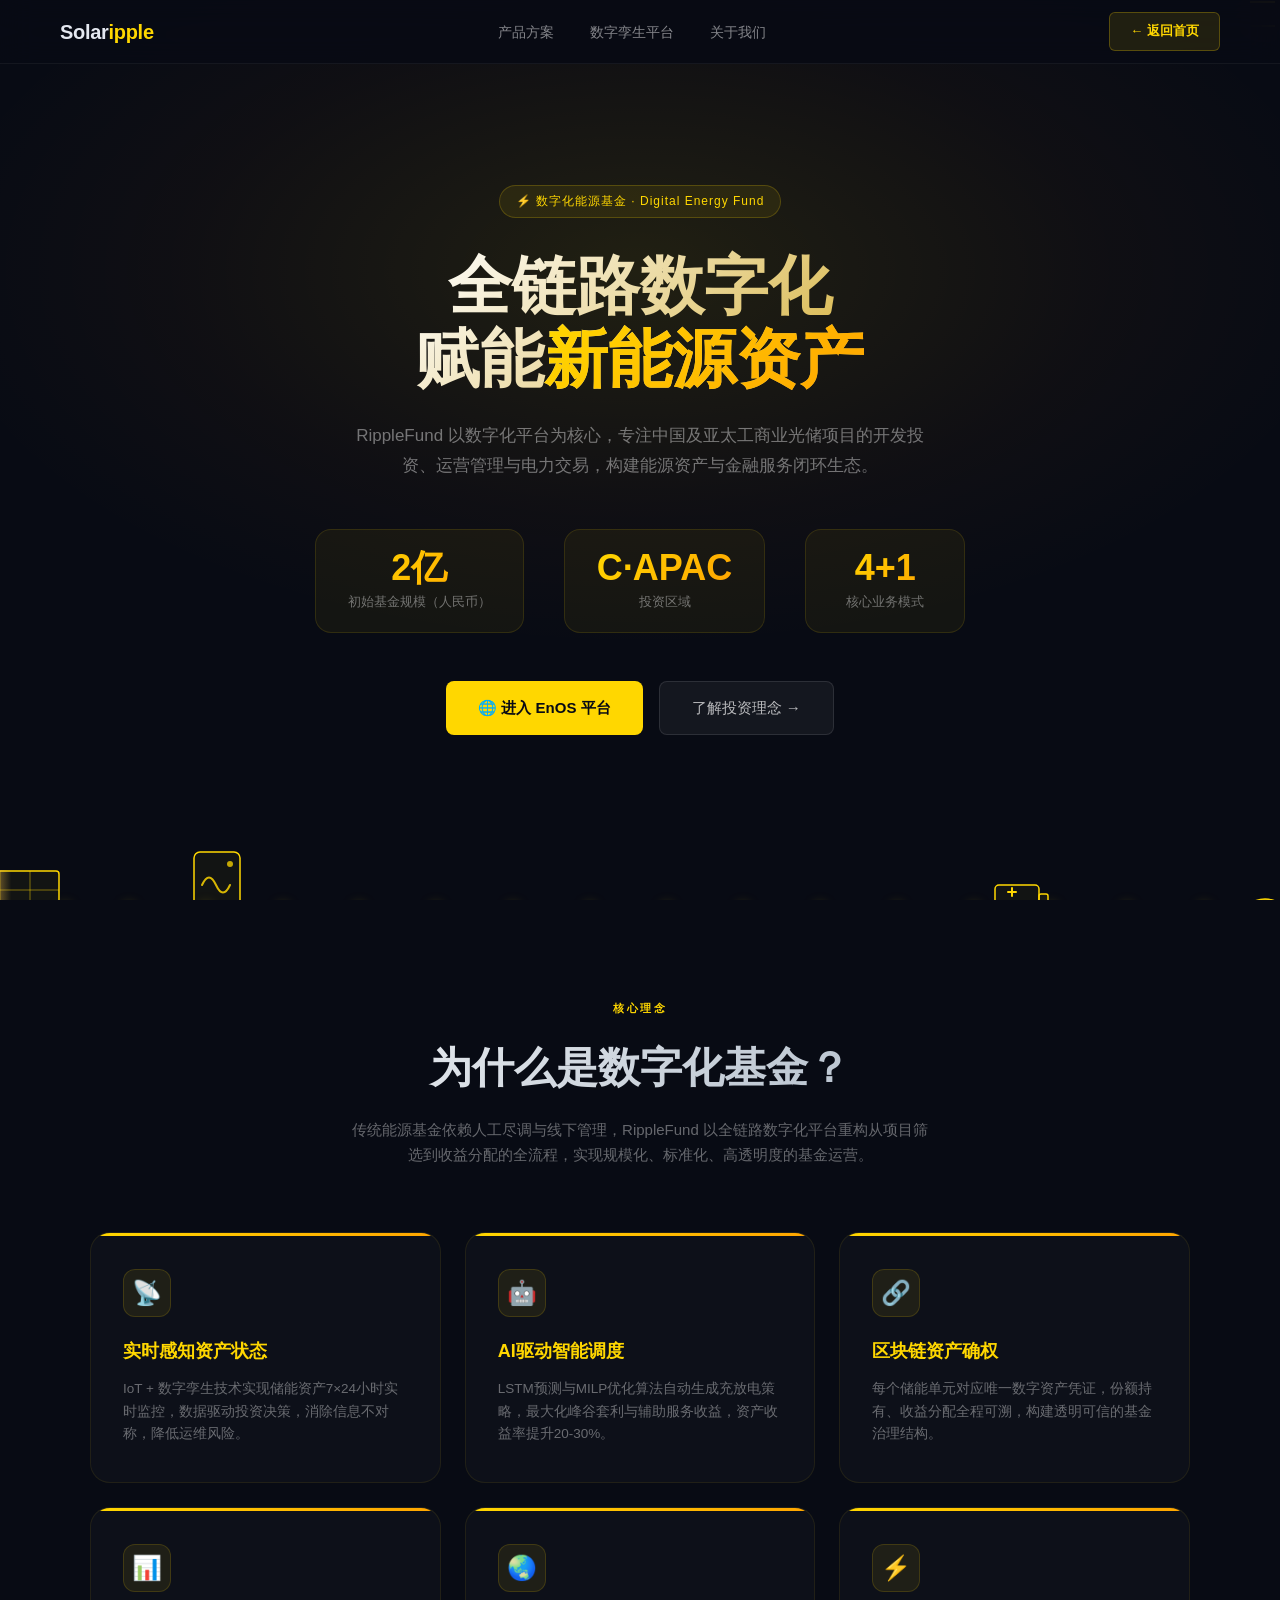
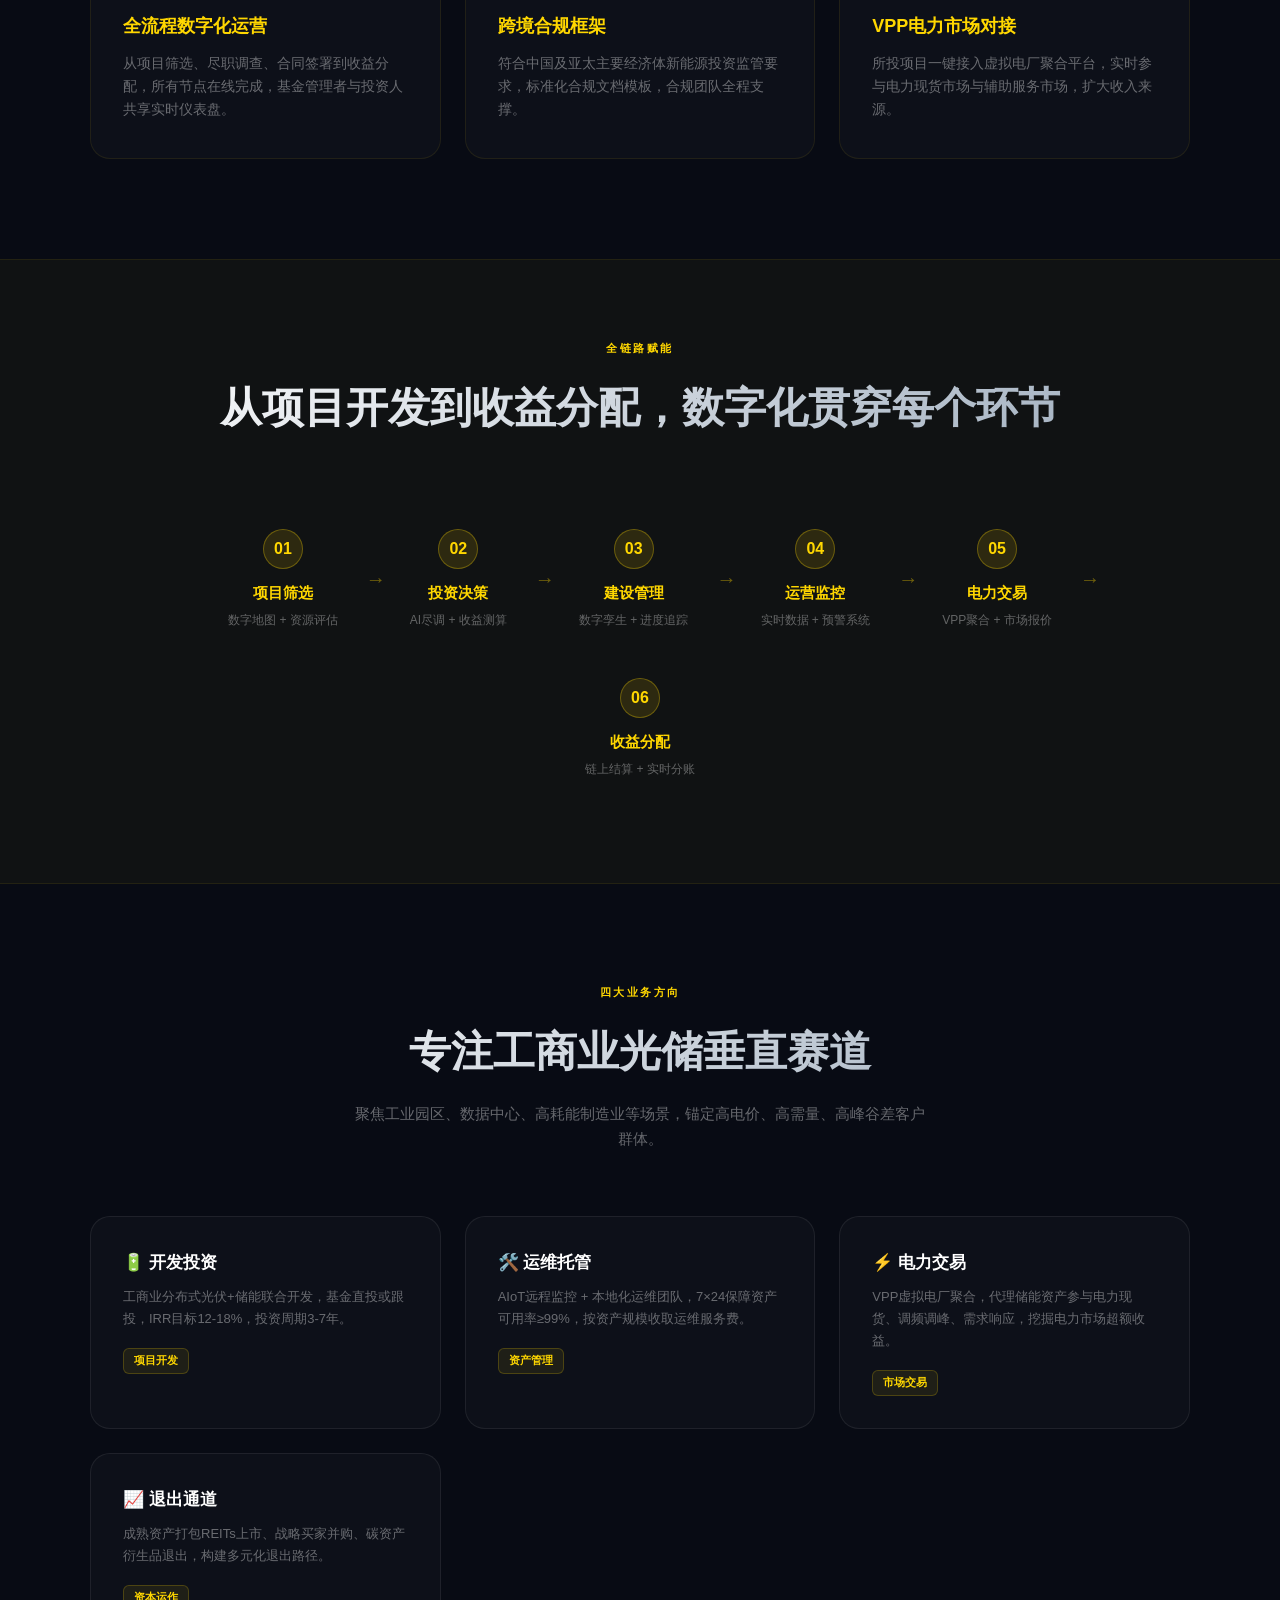
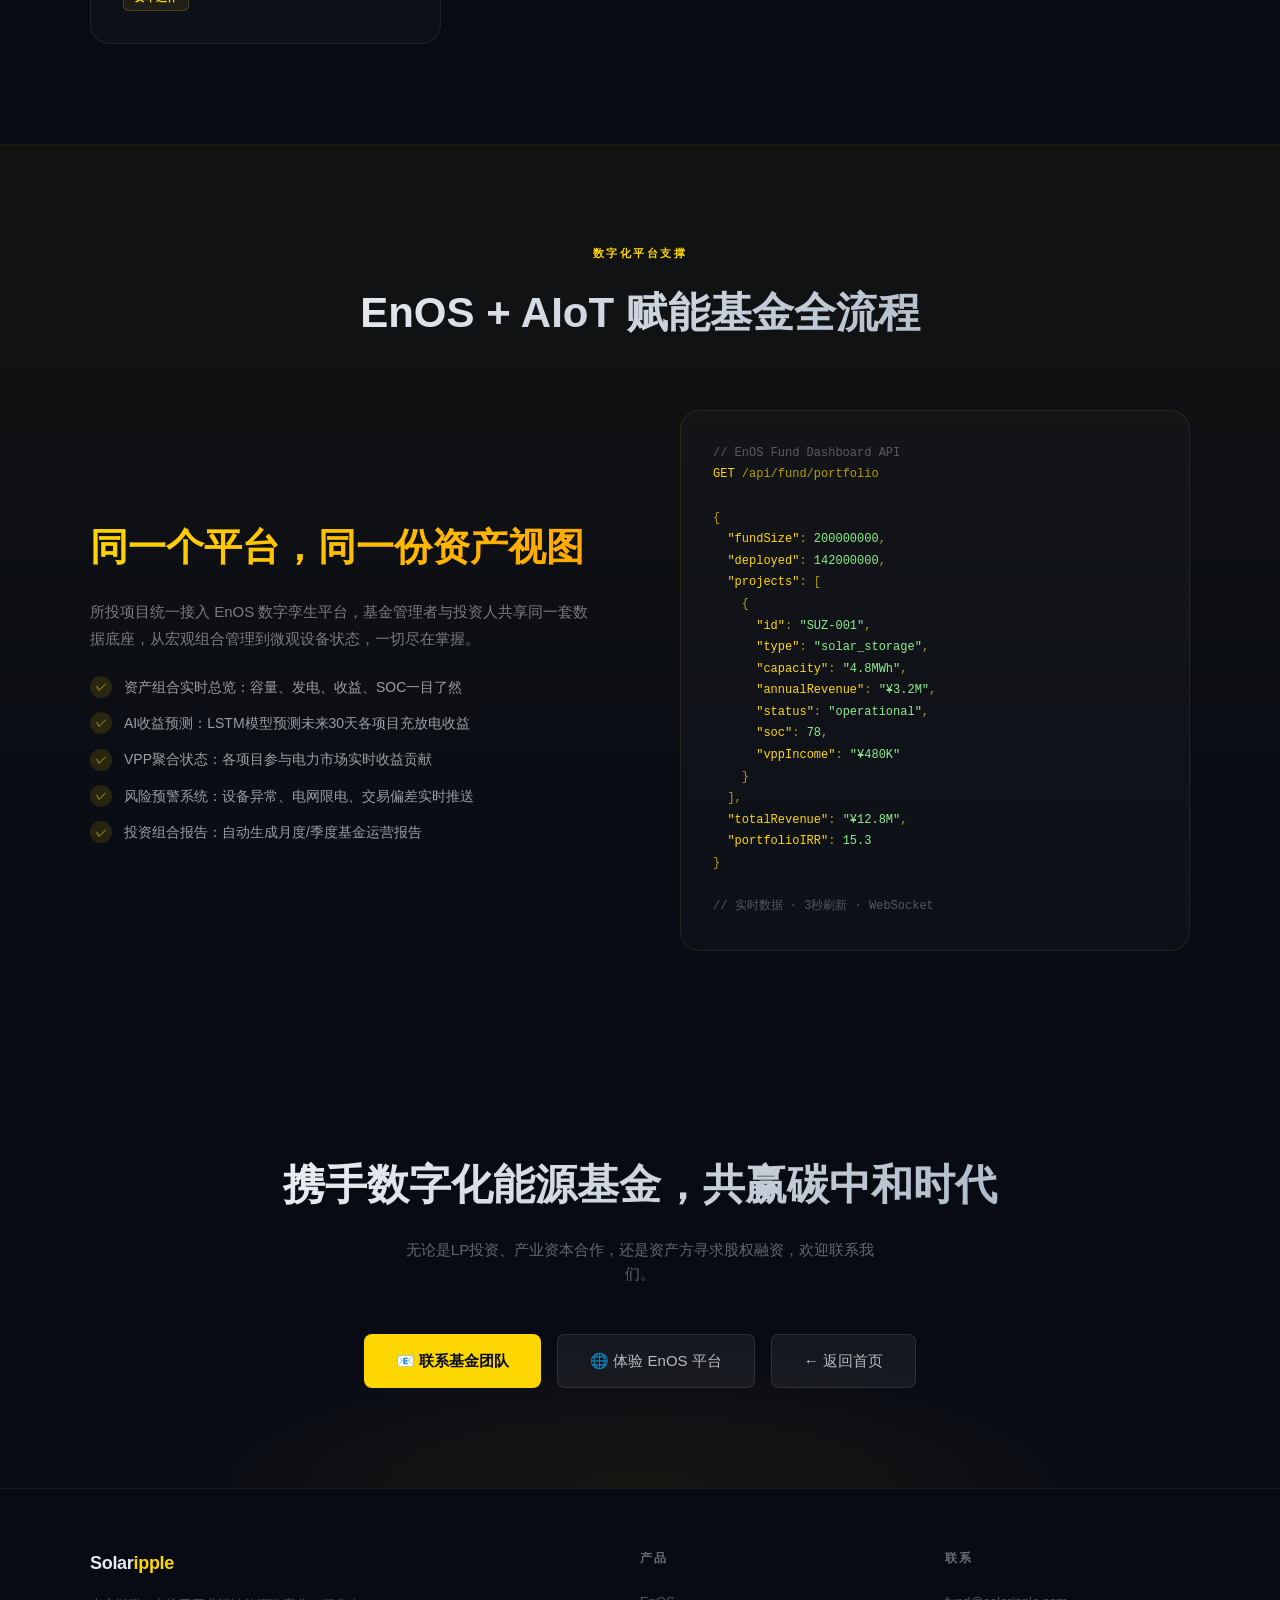
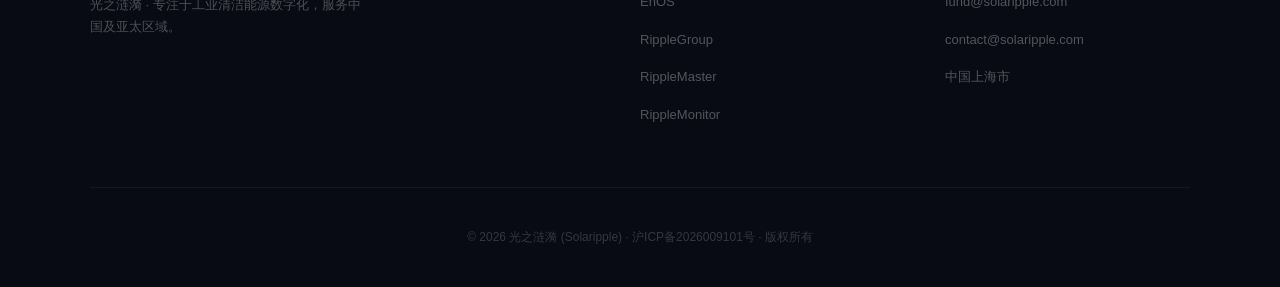
<file: fund/index.html>
<!DOCTYPE html>
<html lang="zh-CN">
<head>
  <meta charset="UTF-8" />
  <meta name="viewport" content="width=device-width, initial-scale=1.0" />
  <title>RippleFund — 数字化能源基金 | 光之涟漪</title>
  <meta name="description" content="RippleFund 专注中国及亚太工商业光储开发投资、运维与交易，初始基金2亿元人民币，以全链路数字化赋能新能源资产。" />
  <link rel="icon" type="image/svg+xml" href="/favicon.svg" />
  <style>
    *, *::before, *::after { margin: 0; padding: 0; box-sizing: border-box; }
    html { scroll-behavior: smooth; }
    body {
      font-family: -apple-system, 'PingFang SC', 'Microsoft YaHei', sans-serif;
      background: #080B14; color: #E4E8F0; overflow-x: hidden; line-height: 1.6;
    }
    a { color: inherit; text-decoration: none; }

    /* ─── NAV ─── */
    nav {
      position: fixed; top: 0; left: 0; right: 0; z-index: 100;
      display: flex; justify-content: space-between; align-items: center;
      padding: 0 60px; height: 64px;
      background: rgba(8,11,20,0.9); backdrop-filter: blur(16px);
      border-bottom: 1px solid rgba(255,255,255,0.05);
    }
    .nav-logo { font-size: 20px; font-weight: 800; letter-spacing: -0.3px; }
    .nav-logo span { color: #FFD700; }
    .nav-links { display: flex; gap: 36px; list-style: none; }
    .nav-links a { font-size: 14px; color: rgba(255,255,255,0.5); transition: color 0.2s; }
    .nav-links a:hover { color: #fff; }
    .nav-back {
      padding: 8px 20px; background: rgba(255,215,0,0.1); color: #FFD700;
      border: 1px solid rgba(255,215,0,0.25); border-radius: 6px;
      font-size: 13px; font-weight: 600; transition: all 0.2s;
    }
    .nav-back:hover { background: rgba(255,215,0,0.2); }

    /* ─── HERO ─── */
    .hero {
      min-height: 100vh; display: flex; flex-direction: column; justify-content: center;
      align-items: center; text-align: center; padding: 120px 24px 100px; position: relative; overflow: hidden;
      z-index: 1;
    }
    .hero-bg {
      position: absolute; inset: 0; overflow: hidden; pointer-events: none;
      background: #080B14;
      z-index: -1;
    }
    /* Radial gold glow */
    .hero-bg::before {
      content: ''; position: absolute; inset: 0;
      background: radial-gradient(ellipse 80% 60% at 50% 30%, rgba(255,215,0,0.1) 0%, rgba(255,140,0,0.03) 45%, transparent 70%);
      animation: goldGlow 5s ease-in-out infinite;
      z-index: 0;
      pointer-events: none;
    }
    @keyframes goldGlow {
      0%,100% { opacity: 0.6; transform: scale(1); }
      50% { opacity: 1; transform: scale(1.04); }
    }
    /* Bar chart grid - simulates rising fund scale */
    .hero-bg::after {
      content: '';
      position: absolute; bottom: 0; left: 0; right: 0;
      height: 55%;
      background-image:
        /* rising bars of different heights */
        linear-gradient(to top, transparent 0%, transparent 100%) 0% 100% / 40px 100%,
        linear-gradient(to top, rgba(255,215,0,0.06) 0%, rgba(255,215,0,0.06) 60%, transparent 100%) 0% 100% / 40px 100%,
        linear-gradient(to top, transparent 0%, transparent 100%) 50px 100% / 40px 100%,
        linear-gradient(to top, rgba(255,215,0,0.07) 0%, rgba(255,215,0,0.07) 45%, transparent 100%) 50px 100% / 40px 100%,
        linear-gradient(to top, transparent 0%, transparent 100%) 100px 100% / 40px 100%,
        linear-gradient(to top, rgba(255,215,0,0.09) 0%, rgba(255,215,0,0.09) 72%, transparent 100%) 100px 100% / 40px 100%,
        linear-gradient(to top, transparent 0%, transparent 100%) 150px 100% / 40px 100%,
        linear-gradient(to top, rgba(255,215,0,0.06) 0%, rgba(255,215,0,0.06) 38%, transparent 100%) 150px 100% / 40px 100%,
        linear-gradient(to top, transparent 0%, transparent 100%) 200px 100% / 40px 100%,
        linear-gradient(to top, rgba(255,215,0,0.08) 0%, rgba(255,215,0,0.08) 55%, transparent 100%) 200px 100% / 40px 100%,
        linear-gradient(to top, transparent 0%, transparent 100%) 250px 100% / 40px 100%,
        linear-gradient(to top, rgba(255,215,0,0.06) 0%, rgba(255,215,0,0.06) 42%, transparent 100%) 250px 100% / 40px 100%,
        linear-gradient(to top, transparent 0%, transparent 100%) 300px 100% / 40px 100%,
        linear-gradient(to top, rgba(255,215,0,0.07) 0%, rgba(255,215,0,0.07) 65%, transparent 100%) 300px 100% / 40px 100%,
        linear-gradient(to top, transparent 0%, transparent 100%) 350px 100% / 40px 100%,
        linear-gradient(to top, rgba(255,215,0,0.09) 0%, rgba(255,215,0,0.09) 80%, transparent 100%) 350px 100% / 40px 100%,
        linear-gradient(to top, transparent 0%, transparent 100%) 400px 100% / 40px 100%,
        linear-gradient(to top, rgba(255,215,0,0.06) 0%, rgba(255,215,0,0.06) 35%, transparent 100%) 400px 100% / 40px 100%;
      background-repeat: no-repeat;
      background-position: 0 100%, 0 100%, 50px 100%, 50px 100%, 100px 100%, 100px 100%, 150px 100%, 150px 100%, 200px 100%, 200px 100%, 250px 100%, 250px 100%, 300px 100%, 300px 100%, 350px 100%, 350px 100%, 400px 100%, 400px 100%;
      animation: barsPulse 4s ease-in-out infinite;
      z-index: 0;
    }
    @keyframes barsPulse {
      0%,100% { opacity: 0.5; }
      50% { opacity: 1; }
    }
    /* ─── ENERGY ICONS LAYER ─── */
    .energy-icons {
      position: absolute;
      inset: 0;
      overflow: hidden;
      pointer-events: none;
      z-index: 0;
    }
    .energy-icon {
      position: absolute;
      pointer-events: none;
      animation: iconFloat ease-in-out infinite;
    }
    .energy-icon svg { display: block; }
    .energy-icon.grid-icon    { top: -40px; right: -40px; animation-duration: 10s; animation-delay: 0.5s; }
    .energy-icon.solar-icon  { bottom: -30px; left: -30px; animation-duration: 8s; }
    .energy-icon.inverter-icon{ bottom: -20px; left: 15%; animation-duration: 7s; animation-delay: 1.5s; }
    .energy-icon.storage-icon { bottom: -20px; right: 18%; animation-duration: 9s; animation-delay: 3s; }
    .energy-icon.ev-icon     { bottom: -30px; right: -30px; animation-duration: 11s; animation-delay: 2s; }

    /* Rising gold particles */
    .particles {
      position: absolute; inset: 0; overflow: hidden; pointer-events: none;
      z-index: 0;
    }
    .particle {
      position: absolute; bottom: -10px;
      width: 2px; height: 2px; border-radius: 50%;
      background: #FFD700;
      box-shadow: 0 0 4px 1px #FFD700, 0 0 12px 3px rgba(255,215,0,0.5);
      animation: rise linear infinite;
    }
    @keyframes iconFloat { 0%,100% { transform: translateY(0); } 50% { transform: translateY(-7px); } }
    @keyframes rise {
      0% { transform: translateY(0); opacity: 0; }
      8% { opacity: 1; }
      92% { opacity: 0.7; }
      100% { transform: translateY(-105vh); opacity: 0; }
    }
    .particle:nth-child(1)  { left: 5%;  animation-duration: 7s;  animation-delay: 0s;    }
    .particle:nth-child(2)  { left: 10%; animation-duration: 9s;  animation-delay: 1.5s;  }
    .particle:nth-child(3)  { left: 16%; animation-duration: 8s;  animation-delay: 0.8s;  }
    .particle:nth-child(4)  { left: 22%; animation-duration: 10s; animation-delay: 2.3s;  }
    .particle:nth-child(5)  { left: 28%; animation-duration: 7.5s;animation-delay: 0.5s;  }
    .particle:nth-child(6)  { left: 34%; animation-duration: 8.5s;animation-delay: 1.9s;  }
    .particle:nth-child(7)  { left: 40%; animation-duration: 7s;  animation-delay: 3.2s;  }
    .particle:nth-child(8)  { left: 46%; animation-duration: 9.5s;animation-delay: 1.1s;  }
    .particle:nth-child(9)  { left: 52%; animation-duration: 8s;  animation-delay: 2.6s;  }
    .particle:nth-child(10) { left: 58%; animation-duration: 10.5s;animation-delay:0.7s;  }
    .particle:nth-child(11) { left: 64%; animation-duration: 7.2s;animation-delay: 2.0s;  }
    .particle:nth-child(12) { left: 70%; animation-duration: 9s;  animation-delay: 3.5s;  }
    .particle:nth-child(13) { left: 76%; animation-duration: 8.2s;animation-delay: 1.3s;  }
    .particle:nth-child(14) { left: 82%; animation-duration: 7.8s;animation-delay: 0.4s;  }
    .particle:nth-child(15) { left: 88%; animation-duration: 9.2s;animation-delay: 2.8s;  }
    .particle:nth-child(16) { left: 94%; animation-duration: 8.8s;animation-delay: 1.7s;  }
    .hero-eyebrow {
      display: inline-flex; align-items: center; gap: 8px;
      padding: 6px 16px; border-radius: 20px;
      background: rgba(255,215,0,0.08); border: 1px solid rgba(255,215,0,0.2);
      font-size: 12px; color: #FFD700; letter-spacing: 1px; margin-bottom: 32px; position: relative; z-index: 1;
    }
    .hero h1 {
      font-size: clamp(36px, 5.5vw, 64px); font-weight: 800; line-height: 1.15;
      background: linear-gradient(135deg, #FFFFFF 0%, #D4AF37 100%);
      -webkit-background-clip: text; -webkit-text-fill-color: transparent;
      max-width: 800px; margin-bottom: 24px; position: relative; z-index: 1;
    }
    .hero h1 em { font-style: normal; background: linear-gradient(135deg, #FFD700 0%, #FFA500 100%); -webkit-background-clip: text; -webkit-text-fill-color: transparent; }
    .hero-sub {
      font-size: 17px; color: rgba(255,255,255,0.42); max-width: 600px;
      line-height: 1.75; margin-bottom: 48px; position: relative; z-index: 1;
    }
    .hero-fund-stat {
      display: flex; gap: 40px; justify-content: center; flex-wrap: wrap;
      position: relative; z-index: 1; margin-bottom: 48px;
    }
    .fund-stat {
      text-align: center; padding: 20px 32px;
      background: rgba(255,215,0,0.05); border: 1px solid rgba(255,215,0,0.12);
      border-radius: 16px; min-width: 160px;
    }
    .fund-stat-num {
      font-size: 36px; font-weight: 800; color: #FFD700; line-height: 1;
      background: linear-gradient(135deg, #FFD700, #FFA500);
      -webkit-background-clip: text; -webkit-text-fill-color: transparent;
    }
    .fund-stat-label { font-size: 13px; color: rgba(255,255,255,0.4); margin-top: 6px; }
    .hero-actions { display: flex; gap: 16px; flex-wrap: wrap; justify-content: center; position: relative; z-index: 1; }
    .btn-primary {
      padding: 14px 32px; background: #FFD700; color: #080B14;
      border-radius: 8px; font-size: 15px; font-weight: 700; transition: all 0.2s;
      display: inline-flex; align-items: center; gap: 8px;
    }
    .btn-primary:hover { background: #FFE44D; transform: translateY(-1px); box-shadow: 0 8px 24px rgba(255,215,0,0.25); }
    .btn-ghost {
      padding: 14px 32px; background: rgba(255,255,255,0.05); border: 1px solid rgba(255,255,255,0.1);
      color: rgba(255,255,255,0.7); border-radius: 8px; font-size: 15px; font-weight: 500; transition: all 0.2s;
    }
    .btn-ghost:hover { background: rgba(255,255,255,0.09); color: #fff; }

    /* ─── CORE THESIS ─── */
    .thesis-section { padding: 100px 60px; }
    .section-header { text-align: center; margin-bottom: 64px; }
    .section-label {
      font-size: 11px; font-weight: 700; color: #FFD700; letter-spacing: 2.5px;
      text-transform: uppercase; margin-bottom: 16px;
    }
    .section-title {
      font-size: clamp(26px, 3.5vw, 42px); font-weight: 800; margin-bottom: 16px;
      background: linear-gradient(135deg, #FFFFFF 0%, #9BAABB 100%);
      -webkit-background-clip: text; -webkit-text-fill-color: transparent;
    }
    .section-desc { font-size: 15px; color: rgba(255,255,255,0.38); max-width: 580px; margin: 0 auto; line-height: 1.7; }

    .thesis-grid {
      display: grid; grid-template-columns: repeat(auto-fit, minmax(280px, 1fr));
      gap: 24px; max-width: 1100px; margin: 0 auto;
    }
    .thesis-card {
      background: rgba(255,255,255,0.025); border: 1px solid rgba(255,215,0,0.08);
      border-radius: 20px; padding: 36px 32px; position: relative; overflow: hidden;
      transition: transform 0.3s cubic-bezier(0.34,1.56,0.64,1), border-color 0.3s;
    }
    .thesis-card:hover { transform: translateY(-6px); border-color: rgba(255,215,0,0.3); }
    .thesis-card::before {
      content: ''; position: absolute; top: 0; left: 0; right: 0; height: 3px;
      background: linear-gradient(90deg, #FFD700, #FFA500);
    }
    .thesis-icon {
      width: 48px; height: 48px; border-radius: 12px; margin-bottom: 20px;
      display: flex; align-items: center; justify-content: center; font-size: 24px;
      background: rgba(255,215,0,0.08); border: 1px solid rgba(255,215,0,0.15);
    }
    .thesis-card h3 { font-size: 18px; font-weight: 800; margin-bottom: 12px; color: #FFD700; }
    .thesis-card p { font-size: 13.5px; color: rgba(255,255,255,0.38); line-height: 1.7; }

    /* ─── CHAIN STRIP ─── */
    .chain-section {
      padding: 80px 60px; background: rgba(255,215,0,0.03);
      border-top: 1px solid rgba(255,215,0,0.08);
      border-bottom: 1px solid rgba(255,215,0,0.08);
    }
    .chain-strip {
      display: flex; justify-content: center; align-items: center; gap: 0;
      flex-wrap: wrap; max-width: 1000px; margin: 0 auto;
    }
    .chain-step {
      display: flex; flex-direction: column; align-items: center; text-align: center;
      padding: 24px 36px; position: relative;
    }
    .chain-step::after {
      content: '→'; position: absolute; right: -12px; top: 50%;
      transform: translateY(-50%); font-size: 20px; color: rgba(255,215,0,0.4);
    }
    .chain-step:last-child::after { display: none; }
    .chain-num {
      width: 40px; height: 40px; border-radius: 50%; background: rgba(255,215,0,0.12);
      border: 1px solid rgba(255,215,0,0.3); display: flex; align-items: center;
      justify-content: center; font-size: 16px; font-weight: 800; color: #FFD700; margin-bottom: 12px;
    }
    .chain-step h4 { font-size: 15px; font-weight: 700; color: #FFD700; margin-bottom: 6px; }
    .chain-step p { font-size: 12px; color: rgba(255,255,255,0.35); }

    /* ─── FOCUS AREAS ─── */
    .focus-section { padding: 100px 60px; }
    .focus-grid {
      display: grid; grid-template-columns: repeat(auto-fit, minmax(260px, 1fr));
      gap: 24px; max-width: 1100px; margin: 0 auto;
    }
    .focus-card {
      background: rgba(255,255,255,0.025); border: 1px solid rgba(255,255,255,0.07);
      border-radius: 20px; padding: 32px; transition: transform 0.3s, border-color 0.3s;
    }
    .focus-card:hover { transform: translateY(-4px); border-color: rgba(255,215,0,0.25); }
    .focus-card h3 { font-size: 17px; font-weight: 800; margin-bottom: 10px; color: #fff; }
    .focus-card p { font-size: 13px; color: rgba(255,255,255,0.38); line-height: 1.7; margin-bottom: 16px; }
    .focus-tag {
      display: inline-block; padding: 3px 10px; border-radius: 6px;
      font-size: 11px; font-weight: 600;
      background: rgba(255,215,0,0.08); color: #FFD700; border: 1px solid rgba(255,215,0,0.2);
    }

    /* ─── PLATFORM ─── */
    .platform-section {
      padding: 100px 60px;
      background: linear-gradient(180deg, rgba(255,215,0,0.04) 0%, transparent 100%);
      border-top: 1px solid rgba(255,215,0,0.08);
    }
    .platform-content {
      display: grid; grid-template-columns: 1fr 1fr; gap: 80px;
      max-width: 1100px; margin: 0 auto; align-items: center;
    }
    .platform-text h2 {
      font-size: clamp(24px, 3vw, 38px); font-weight: 800; margin-bottom: 20px;
      background: linear-gradient(135deg, #FFD700 0%, #FFA500 100%);
      -webkit-background-clip: text; -webkit-text-fill-color: transparent;
    }
    .platform-text p { font-size: 15px; color: rgba(255,255,255,0.45); line-height: 1.8; margin-bottom: 24px; }
    .platform-features { list-style: none; display: flex; flex-direction: column; gap: 14px; }
    .platform-features li {
      display: flex; align-items: center; gap: 12px;
      font-size: 14px; color: rgba(255,255,255,0.6);
    }
    .platform-features li::before {
      content: '✓'; width: 22px; height: 22px; background: rgba(255,215,0,0.12);
      color: #FFD700; border-radius: 50%; display: flex; align-items: center;
      justify-content: center; font-size: 11px; flex-shrink: 0;
    }
    .platform-visual {
      background: rgba(255,255,255,0.02); border: 1px solid rgba(255,215,0,0.1);
      border-radius: 20px; padding: 32px;
    }
    .platform-visual pre {
      font-family: 'Fira Code', 'SF Mono', monospace; font-size: 12px;
      color: rgba(255,215,0,0.7); line-height: 1.8;
    }
    .platform-visual .comment { color: rgba(255,255,255,0.3); }
    .platform-visual .key { color: #FFD700; }
    .platform-visual .val { color: #90EE90; }

    /* ─── CTA ─── */
    .cta-section {
      text-align: center; padding: 100px 24px;
      background: radial-gradient(ellipse 60% 50% at 50% 100%, rgba(255,215,0,0.06) 0%, transparent 70%);
    }
    .cta-section h2 {
      font-size: clamp(24px, 3.5vw, 42px); font-weight: 800; margin-bottom: 20px;
      background: linear-gradient(135deg, #FFFFFF 0%, #9BAABB 100%);
      -webkit-background-clip: text; -webkit-text-fill-color: transparent;
    }
    .cta-section p { font-size: 15px; color: rgba(255,255,255,0.38); margin-bottom: 48px; max-width: 480px; margin-left: auto; margin-right: auto; }
    .cta-actions { display: flex; gap: 16px; justify-content: center; flex-wrap: wrap; }

    /* ─── FOOTER ─── */
    footer {
      border-top: 1px solid rgba(255,255,255,0.05); padding: 60px 60px 40px;
    }
    .footer-grid {
      display: grid; grid-template-columns: 2fr 1fr 1fr;
      gap: 60px; max-width: 1100px; margin: 0 auto 60px;
    }
    .footer-brand p { font-size: 13px; color: rgba(255,255,255,0.28); line-height: 1.7; margin-top: 16px; max-width: 280px; }
    .footer-col h4 { font-size: 12px; font-weight: 700; color: rgba(255,255,255,0.4); letter-spacing: 1.5px; margin-bottom: 20px; text-transform: uppercase; }
    .footer-col ul { list-style: none; display: flex; flex-direction: column; gap: 12px; }
    .footer-col a { font-size: 13px; color: rgba(255,255,255,0.3); transition: color 0.2s; }
    .footer-col a:hover { color: #FFD700; }
    .footer-bottom {
      text-align: center; padding-top: 40px; border-top: 1px solid rgba(255,255,255,0.05);
      font-size: 12px; color: rgba(255,255,255,0.18); max-width: 1100px; margin: 0 auto;
    }

    /* ─── MOBILE ─── */
    @media (max-width: 1024px) {
      .platform-content { grid-template-columns: 1fr; gap: 40px; }
      .chain-step::after { display: none; }
    }
    @media (max-width: 768px) {
      nav { padding: 0 20px; height: 56px; }
      .nav-links { display: none; }
      .hero { padding: 100px 20px 72px; min-height: auto; }
      .hero h1 { font-size: clamp(28px, 8vw, 40px); }
      .hero-fund-stat { gap: 16px; }
      .fund-stat { padding: 16px 20px; min-width: 130px; }
      .fund-stat-num { font-size: 28px; }
      .thesis-section, .focus-section, .platform-section, .cta-section { padding: 64px 20px; }
      .chain-section { padding: 60px 20px; }
      footer { padding: 48px 20px 32px; }
      .footer-grid { grid-template-columns: 1fr; gap: 32px; }
      .footer-brand { grid-column: 1 / -1; }
    }


    /* ─── CONTACT MODAL ─── */
    .modal-overlay {
      display: none; position: fixed; inset: 0; background: rgba(0,0,0,0.75);
      backdrop-filter: blur(8px); z-index: 1000; justify-content: center; align-items: center;
      padding: 20px;
    }
    .modal-overlay.open { display: flex; }
    .modal-box {
      background: #0D1117; border: 1px solid rgba(255,215,0,0.2);
      border-radius: 24px; padding: 48px; width: 100%; max-width: 520px;
      position: relative; animation: modalIn 0.25s cubic-bezier(0.22,1,0.36,1);
      max-height: 90vh; overflow-y: auto;
    }
    @keyframes modalIn { from { opacity: 0; transform: scale(0.95) translateY(10px); } to { opacity: 1; transform: scale(1) translateY(0); } }
    .modal-close {
      position: absolute; top: 20px; right: 20px; width: 32px; height: 32px;
      background: rgba(255,255,255,0.05); border: none; border-radius: 8px;
      color: rgba(255,255,255,0.5); font-size: 18px; cursor: pointer; display: flex; align-items: center; justify-content: center;
      transition: all 0.2s;
    }
    .modal-close:hover { background: rgba(255,255,255,0.1); color: #fff; }
    .modal-title { font-size: 22px; font-weight: 800; color: #FFD700; margin-bottom: 8px; }
    .modal-sub { font-size: 13px; color: rgba(255,255,255,0.4); margin-bottom: 32px; }
    .form-row { display: grid; grid-template-columns: 1fr 1fr; gap: 16px; margin-bottom: 16px; }
    .form-group { display: flex; flex-direction: column; gap: 6px; margin-bottom: 16px; }
    .form-group.full { grid-column: 1 / -1; }
    .form-label { font-size: 12px; font-weight: 600; color: rgba(255,255,255,0.5); letter-spacing: 0.5px; }
    .form-label span { color: #FFD700; }
    .form-input, .form-select, .form-textarea {
      background: rgba(255,255,255,0.04); border: 1px solid rgba(255,255,255,0.1);
      border-radius: 10px; padding: 12px 14px; color: #fff; font-size: 14px;
      font-family: inherit; transition: border-color 0.2s; outline: none;
    }
    .form-input:focus, .form-select:focus, .form-textarea:focus { border-color: rgba(255,215,0,0.4); }
    .form-input::placeholder, .form-textarea::placeholder { color: rgba(255,255,255,0.2); }
    .form-select { appearance: none; cursor: pointer; }
    .form-select option { background: #0D1117; }
    .form-textarea { resize: vertical; min-height: 90px; }
    .form-submit {
      width: 100%; padding: 14px; background: #FFD700; color: #080B14;
      border: none; border-radius: 10px; font-size: 15px; font-weight: 700;
      cursor: pointer; margin-top: 8px; transition: all 0.2s;
      display: flex; align-items: center; justify-content: center; gap: 8px;
    }
    .form-submit:hover { background: #FFE44D; transform: translateY(-1px); box-shadow: 0 8px 24px rgba(255,215,0,0.25); }
    .form-submit:disabled { opacity: 0.5; cursor: not-allowed; transform: none; }
    .form-msg { font-size: 13px; margin-top: 12px; padding: 10px 14px; border-radius: 8px; display: none; }
    .form-msg.success { background: rgba(255,215,0,0.1); color: #FFD700; border: 1px solid rgba(255,215,0,0.2); }
    .form-msg.error { background: rgba(239,68,68,0.1); color: #EF5350; border: 1px solid rgba(239,68,68,0.2); }
    @media(max-width: 540px) { .form-row { grid-template-columns: 1fr; } .modal-box { padding: 32px 24px; } }

    /* ─── ANIMATIONS ─── */
    @keyframes fadeInUp {
      from { opacity: 0; transform: translateY(24px); }
      to { opacity: 1; transform: translateY(0); }
    }
    .animate-on-scroll {
      opacity: 0; transform: translateY(24px);
      transition: opacity 0.7s ease, transform 0.7s ease;
    }
    .animate-on-scroll.in-view { opacity: 1; transform: translateY(0); }
    .section-header { opacity: 0; transform: translateY(20px); transition: opacity 0.7s ease, transform 0.7s ease; }
    .section-header.in-view { opacity: 1; transform: translateY(0); }
  </style>
</head>
<body>

<!-- NAV -->
<nav>
  <div class="nav-logo">Solar<span>ipple</span></div>
  <ul class="nav-links">
    <li><a href="https://solaripple.com/#products">产品方案</a></li>
    <li><a href="https://enos.solaripple.com">数字孪生平台</a></li>
    <li><a href="https://solaripple.com/#about">关于我们</a></li>
  </ul>
  <a href="https://solaripple.com" class="nav-back">← 返回首页</a>
</nav>

<!-- HERO -->
<section class="hero">
  <div class="hero-bg"><div class="energy-icons">
      <!-- Grid / Power lines (gold) -->
      <div class="energy-icon grid-icon">
        <svg width="70" height="90" viewBox="0 0 70 90" fill="none">
          <line x1="35" y1="0" x2="35" y2="90" stroke="#FFD700" stroke-width="1.5" stroke-dasharray="8 6" opacity="0.9"/>
          <line x1="0" y1="18" x2="70" y2="18" stroke="#FFD700" stroke-width="1.5" stroke-dasharray="25 10" opacity="0.8"/>
          <line x1="0" y1="42" x2="70" y2="42" stroke="#FFD700" stroke-width="1.5" stroke-dasharray="25 10" opacity="0.7"/>
          <line x1="0" y1="66" x2="70" y2="66" stroke="#FFD700" stroke-width="1.5" stroke-dasharray="25 10" opacity="0.6"/>
          <circle cx="35" cy="18" r="3.5" fill="#FFD700"><animate attributeName="opacity" values="0.3;1;0.3" dur="2s" repeatCount="indefinite"/></circle>
          <circle cx="35" cy="42" r="3.5" fill="#FFD700"><animate attributeName="opacity" values="0.3;1;0.3" dur="2s" begin="0.5s" repeatCount="indefinite"/></circle>
          <circle cx="35" cy="66" r="3.5" fill="#FFD700"><animate attributeName="opacity" values="0.3;1;0.3" dur="2s" begin="1s" repeatCount="indefinite"/></circle>
        </svg>
      </div>
      <!-- Solar panel (gold) -->
      <div class="energy-icon solar-icon">
        <svg width="90" height="60" viewBox="0 0 90 60" fill="none">
          <rect x="1" y="1" width="88" height="58" rx="3" stroke="#FFD700" stroke-width="1.5" fill="rgba(255,215,0,0.04)"/>
          <line x1="1" y1="20" x2="89" y2="20" stroke="#FFD700" stroke-width="0.8" opacity="0.6"/>
          <line x1="1" y1="40" x2="89" y2="40" stroke="#FFD700" stroke-width="0.8" opacity="0.6"/>
          <line x1="30" y1="1" x2="30" y2="59" stroke="#FFD700" stroke-width="0.8" opacity="0.6"/>
          <line x1="60" y1="1" x2="60" y2="59" stroke="#FFD700" stroke-width="0.8" opacity="0.6"/>
          <rect x="-20" y="0" width="25" height="60" fill="url(#goldSunSweep)" opacity="0.7"><animate attributeName="x" from="-20" to="90" dur="5s" repeatCount="indefinite"/></rect>
          <defs><linearGradient id="goldSunSweep" x1="0" y1="0" x2="1" y2="0"><stop offset="0%" stop-color="rgba(255,200,80,0)"/><stop offset="50%" stop-color="rgba(255,200,80,0.5)"/><stop offset="100%" stop-color="rgba(255,200,80,0)"/></linearGradient></defs>
        </svg>
      </div>
      <!-- Inverter (gold) -->
      <div class="energy-icon inverter-icon">
        <svg width="50" height="70" viewBox="0 0 50 70" fill="none">
          <rect x="2" y="2" width="46" height="66" rx="6" stroke="#FFD700" stroke-width="1.5" fill="rgba(255,215,0,0.04)"/>
          <path d="M10 35 Q17 20 24 35 Q31 50 38 35" stroke="#FFD700" stroke-width="2" fill="none" stroke-linecap="round"><animate attributeName="opacity" values="1;0.15;1" dur="1.5s" repeatCount="indefinite"/></path>
          <circle cx="38" cy="14" r="3" fill="#FFD700"><animate attributeName="opacity" values="1;0.3;1" dur="2s" repeatCount="indefinite"/></circle>
          <rect x="8" y="52" width="10" height="8" rx="1" stroke="#FFD700" stroke-width="1.2" opacity="0.8"/>
          <rect x="32" y="52" width="10" height="8" rx="1" stroke="#FFD700" stroke-width="1.2" opacity="0.8"/>
        </svg>
      </div>
      <!-- Battery storage (gold) -->
      <div class="energy-icon storage-icon">
        <svg width="56" height="36" viewBox="0 0 56 36" fill="none">
          <rect x="1" y="1" width="44" height="34" rx="4" stroke="#FFD700" stroke-width="1.5" fill="rgba(255,215,0,0.04)"/>
          <rect x="45" y="10" width="9" height="16" rx="2" stroke="#FFD700" stroke-width="1.5" fill="rgba(255,215,0,0.06)"/>
          <rect x="5" y="26" width="36" height="5" rx="2" fill="rgba(255,215,0,0.1)"/>
          <rect x="5" y="26" width="30" height="5" rx="2" fill="#FFD700" opacity="0.9"><animate attributeName="width" values="30;38;30" dur="3s" repeatCount="indefinite"/></rect>
          <line x1="14" y1="8" x2="22" y2="8" stroke="#FFD700" stroke-width="2" stroke-linecap="round"/>
          <line x1="18" y1="4" x2="18" y2="12" stroke="#FFD700" stroke-width="2" stroke-linecap="round"/>
          <line x1="14" y1="20" x2="22" y2="20" stroke="#FFD700" stroke-width="2" stroke-linecap="round"/>
        </svg>
      </div>
      <!-- EV car (gold) -->
      <div class="energy-icon ev-icon">
        <svg width="90" height="42" viewBox="0 0 90 42" fill="none">
          <rect x="8" y="18" width="74" height="18" rx="9" stroke="#FFD700" stroke-width="1.5" fill="rgba(255,215,0,0.04)"/>
          <path d="M26 18 Q45 4 64 18" stroke="#FFD700" stroke-width="1.5" fill="rgba(255,215,0,0.04)"/>
          <path d="M30 17 Q45 6 60 17" stroke="#FFD700" stroke-width="1" fill="none" opacity="0.6"/>
          <circle cx="26" cy="36" r="6" stroke="#FFD700" stroke-width="1.5" fill="rgba(255,215,0,0.06)"><animateTransform attributeName="transform" type="rotate" from="0 26 36" to="360 26 36" dur="3s" repeatCount="indefinite"/></circle>
          <circle cx="64" cy="36" r="6" stroke="#FFD700" stroke-width="1.5" fill="rgba(255,215,0,0.06)"><animateTransform attributeName="transform" type="rotate" from="0 64 36" to="360 64 36" dur="3s" repeatCount="indefinite"/></circle>
          <circle cx="8" cy="27" r="3" fill="#FFD700" opacity="0.7"><animate attributeName="opacity" values="0.7;0.2;0.7" dur="2s" repeatCount="indefinite"/></circle>
        </svg>
      </div>
    </div><div class="particles"><div class="particle"></div><div class="particle"></div><div class="particle"></div><div class="particle"></div><div class="particle"></div><div class="particle"></div><div class="particle"></div><div class="particle"></div><div class="particle"></div><div class="particle"></div><div class="particle"></div><div class="particle"></div><div class="particle"></div><div class="particle"></div><div class="particle"></div><div class="particle"></div></div></div>
  <div class="hero-eyebrow" style="position:relative;z-index:3">⚡ 数字化能源基金 · Digital Energy Fund</div>
  <h1>全链路数字化<br/>赋能<em>新能源资产</em></h1>
  <p class="hero-sub">RippleFund 以数字化平台为核心，专注中国及亚太工商业光储项目的开发投资、运营管理与电力交易，构建能源资产与金融服务闭环生态。</p>
  <div class="hero-fund-stat">
    <div class="fund-stat">
      <div class="fund-stat-num">2亿</div>
      <div class="fund-stat-label">初始基金规模（人民币）</div>
    </div>
    <div class="fund-stat">
      <div class="fund-stat-num">C·APAC</div>
      <div class="fund-stat-label">投资区域</div>
    </div>
    <div class="fund-stat">
      <div class="fund-stat-num">4+1</div>
      <div class="fund-stat-label">核心业务模式</div>
    </div>
  </div>
  <div class="hero-actions">
    <a href="https://enos.solaripple.com" class="btn-primary">🌐 进入 EnOS 平台</a>
    <a href="#thesis" class="btn-ghost">了解投资理念 →</a>
  </div>
</section>

<!-- CORE THESIS -->
<section class="thesis-section" id="thesis">
  <div class="section-header animate-on-scroll">
    <div class="section-label">核心理念</div>
    <h2 class="section-title">为什么是数字化基金？</h2>
    <p class="section-desc">传统能源基金依赖人工尽调与线下管理，RippleFund 以全链路数字化平台重构从项目筛选到收益分配的全流程，实现规模化、标准化、高透明度的基金运营。</p>
  </div>
  <div class="thesis-grid">
    <div class="thesis-card animate-on-scroll">
      <div class="thesis-icon">📡</div>
      <h3>实时感知资产状态</h3>
      <p>IoT + 数字孪生技术实现储能资产7×24小时实时监控，数据驱动投资决策，消除信息不对称，降低运维风险。</p>
    </div>
    <div class="thesis-card animate-on-scroll">
      <div class="thesis-icon">🤖</div>
      <h3>AI驱动智能调度</h3>
      <p>LSTM预测与MILP优化算法自动生成充放电策略，最大化峰谷套利与辅助服务收益，资产收益率提升20-30%。</p>
    </div>
    <div class="thesis-card animate-on-scroll">
      <div class="thesis-icon">🔗</div>
      <h3>区块链资产确权</h3>
      <p>每个储能单元对应唯一数字资产凭证，份额持有、收益分配全程可溯，构建透明可信的基金治理结构。</p>
    </div>
    <div class="thesis-card animate-on-scroll">
      <div class="thesis-icon">📊</div>
      <h3>全流程数字化运营</h3>
      <p>从项目筛选、尽职调查、合同签署到收益分配，所有节点在线完成，基金管理者与投资人共享实时仪表盘。</p>
    </div>
    <div class="thesis-card animate-on-scroll">
      <div class="thesis-icon">🌏</div>
      <h3>跨境合规框架</h3>
      <p>符合中国及亚太主要经济体新能源投资监管要求，标准化合规文档模板，合规团队全程支撑。</p>
    </div>
    <div class="thesis-card animate-on-scroll">
      <div class="thesis-icon">⚡</div>
      <h3>VPP电力市场对接</h3>
      <p>所投项目一键接入虚拟电厂聚合平台，实时参与电力现货市场与辅助服务市场，扩大收入来源。</p>
    </div>
  </div>
</section>

<!-- FULL CHAIN STRIP -->
<section class="chain-section">
  <div class="section-header animate-on-scroll">
    <div class="section-label">全链路赋能</div>
    <h2 class="section-title">从项目开发到收益分配，数字化贯穿每个环节</h2>
  </div>
  <div class="chain-strip">
    <div class="chain-step">
      <div class="chain-num">01</div>
      <h4>项目筛选</h4>
      <p>数字地图 + 资源评估</p>
    </div>
    <div class="chain-step">
      <div class="chain-num">02</div>
      <h4>投资决策</h4>
      <p>AI尽调 + 收益测算</p>
    </div>
    <div class="chain-step">
      <div class="chain-num">03</div>
      <h4>建设管理</h4>
      <p>数字孪生 + 进度追踪</p>
    </div>
    <div class="chain-step">
      <div class="chain-num">04</div>
      <h4>运营监控</h4>
      <p>实时数据 + 预警系统</p>
    </div>
    <div class="chain-step">
      <div class="chain-num">05</div>
      <h4>电力交易</h4>
      <p>VPP聚合 + 市场报价</p>
    </div>
    <div class="chain-step">
      <div class="chain-num">06</div>
      <h4>收益分配</h4>
      <p>链上结算 + 实时分账</p>
    </div>
  </div>
</section>

<!-- FOCUS AREAS -->
<section class="focus-section">
  <div class="section-header animate-on-scroll">
    <div class="section-label">四大业务方向</div>
    <h2 class="section-title">专注工商业光储垂直赛道</h2>
    <p class="section-desc">聚焦工业园区、数据中心、高耗能制造业等场景，锚定高电价、高需量、高峰谷差客户群体。</p>
  </div>
  <div class="focus-grid">
    <div class="focus-card animate-on-scroll">
      <h3>🔋 开发投资</h3>
      <p>工商业分布式光伏+储能联合开发，基金直投或跟投，IRR目标12-18%，投资周期3-7年。</p>
      <span class="focus-tag">项目开发</span>
    </div>
    <div class="focus-card animate-on-scroll">
      <h3>🛠️ 运维托管</h3>
      <p>AIoT远程监控 + 本地化运维团队，7×24保障资产可用率≥99%，按资产规模收取运维服务费。</p>
      <span class="focus-tag">资产管理</span>
    </div>
    <div class="focus-card animate-on-scroll">
      <h3>⚡ 电力交易</h3>
      <p>VPP虚拟电厂聚合，代理储能资产参与电力现货、调频调峰、需求响应，挖掘电力市场超额收益。</p>
      <span class="focus-tag">市场交易</span>
    </div>
    <div class="focus-card animate-on-scroll">
      <h3>📈 退出通道</h3>
      <p>成熟资产打包REITs上市、战略买家并购、碳资产衍生品退出，构建多元化退出路径。</p>
      <span class="focus-tag">资本运作</span>
    </div>
  </div>
</section>

<!-- DIGITAL PLATFORM -->
<section class="platform-section">
  <div class="section-header animate-on-scroll">
    <div class="section-label">数字化平台支撑</div>
    <h2 class="section-title">EnOS + AIoT 赋能基金全流程</h2>
  </div>
  <div class="platform-content">
    <div class="platform-text">
      <h2>同一个平台，同一份资产视图</h2>
      <p>所投项目统一接入 EnOS 数字孪生平台，基金管理者与投资人共享同一套数据底座，从宏观组合管理到微观设备状态，一切尽在掌握。</p>
      <ul class="platform-features">
        <li>资产组合实时总览：容量、发电、收益、SOC一目了然</li>
        <li>AI收益预测：LSTM模型预测未来30天各项目充放电收益</li>
        <li>VPP聚合状态：各项目参与电力市场实时收益贡献</li>
        <li>风险预警系统：设备异常、电网限电、交易偏差实时推送</li>
        <li>投资组合报告：自动生成月度/季度基金运营报告</li>
      </ul>
    </div>
    <div class="platform-visual animate-on-scroll">
      <pre>
<span class="comment">// EnOS Fund Dashboard API</span>
<span class="key">GET</span> /api/fund/portfolio

{
  <span class="key">"fundSize"</span>: <span class="val">200000000</span>,
  <span class="key">"deployed"</span>: <span class="val">142000000</span>,
  <span class="key">"projects"</span>: [
    {
      <span class="key">"id"</span>: <span class="val">"SUZ-001"</span>,
      <span class="key">"type"</span>: <span class="val">"solar_storage"</span>,
      <span class="key">"capacity"</span>: <span class="val">"4.8MWh"</span>,
      <span class="key">"annualRevenue"</span>: <span class="val">"¥3.2M"</span>,
      <span class="key">"status"</span>: <span class="val">"operational"</span>,
      <span class="key">"soc"</span>: <span class="val">78</span>,
      <span class="key">"vppIncome"</span>: <span class="val">"¥480K"</span>
    }
  ],
  <span class="key">"totalRevenue"</span>: <span class="val">"¥12.8M"</span>,
  <span class="key">"portfolioIRR"</span>: <span class="val">15.3</span>
}

<span class="comment">// 实时数据 · 3秒刷新 · WebSocket</span></pre>
    </div>
  </div>
</section>

<!-- CTA -->
<section class="cta-section">
  <h2>携手数字化能源基金，共赢碳中和时代</h2>
  <p>无论是LP投资、产业资本合作，还是资产方寻求股权融资，欢迎联系我们。</p>
  <div class="cta-actions">
    <a href="#" class="btn-primary" id="contactModalBtn">📧 联系基金团队</a>
    <a href="https://enos.solaripple.com" class="btn-ghost">🌐 体验 EnOS 平台</a>
    <a href="https://solaripple.com" class="btn-ghost">← 返回首页</a>
  </div>
</section>

<!-- FOOTER -->
<footer>
  <div class="footer-grid">
    <div class="footer-brand">
      <div class="nav-logo" style="font-size:18px">Solar<span>ipple</span></div>
      <p>光之涟漪 · 专注于工业清洁能源数字化，服务中国及亚太区域。</p>
    </div>
    <div class="footer-col">
      <h4>产品</h4>
      <ul>
        <li><a href="https://enos.solaripple.com">EnOS</a></li>
        <li><a href="https://group.solaripple.com">RippleGroup</a></li>
        <li><a href="https://master.solaripple.com">RippleMaster</a></li>
        <li><a href="https://monitor.solaripple.com">RippleMonitor</a></li>
      </ul>
    </div>
    <div class="footer-col">
      <h4>联系</h4>
      <ul>
        <li><a href="mailto:fund@solaripple.com">fund@solaripple.com</a></li>
        <li><a href="mailto:contact@solaripple.com">contact@solaripple.com</a></li>
        <li><a href="#">中国上海市</a></li>
      </ul>
    </div>
  </div>
  <div class="footer-bottom">© 2026 光之涟漪 (Solaripple) · 沪ICP备2026009101号 · 版权所有</div>
</footer>

<script>
var observer = new IntersectionObserver(function(entries) {
  entries.forEach(function(entry) {
    if (entry.isIntersecting) {
      entry.target.classList.add('in-view');
    }
  });
}, { threshold: 0.1 });

document.querySelectorAll('.animate-on-scroll, .section-header').forEach(function(el) {
  observer.observe(el);
});

document.querySelectorAll('.thesis-card, .focus-card').forEach(function(card, i) {
  card.style.transitionDelay = (i * 0.08) + 's';
});
</script>

<!-- CONTACT MODAL -->
<div class="modal-overlay" id="contactModal">
  <div class="modal-box">
    <button class="modal-close" id="modalClose">✕</button>
    <div class="modal-title">联系基金团队</div>
    <div class="modal-sub">留下您的需求，我们将在24小时内回复您</div>
    <form id="contactForm" autocomplete="on">
      <div class="form-row">
        <div class="form-group">
          <label class="form-label">姓名 <span>*</span></label>
          <input class="form-input" type="text" name="name" placeholder="您的姓名" required />
        </div>
        <div class="form-group">
          <label class="form-label">公司</label>
          <input class="form-input" type="text" name="company" placeholder="公司名称" />
        </div>
      </div>
      <div class="form-row">
        <div class="form-group">
          <label class="form-label">邮箱 <span>*</span></label>
          <input class="form-input" type="email" name="email" placeholder="you@company.com" required />
        </div>
        <div class="form-group">
          <label class="form-label">电话</label>
          <input class="form-input" type="tel" name="phone" placeholder="+86 138 0000 0000" />
        </div>
      </div>
      <div class="form-group">
        <label class="form-label">合作方向</label>
        <select class="form-select" name="product">
          <option value="ripplefund">LP投资 / 基金合作</option>
          <option value="ripplegroup">产业资本 / 战略合作</option>
          <option value="enos">数字平台技术合作</option>
          <option value="other">其他合作</option>
        </select>
      </div>
      <div class="form-group">
        <label class="form-label">留言内容</label>
        <textarea class="form-textarea" name="message" placeholder="请描述您的合作意向或投资规模，例如：LP认购金额、基金合作模式、资产管理规模等..."></textarea>
      </div>
      <button type="submit" class="form-submit" id="submitBtn">📤 提交咨询</button>
      <div class="form-msg" id="formMsg"></div>
    </form>
  </div>
</div>
<script>
// Contact modal
var modal = document.getElementById('contactModal');
var modalClose = document.getElementById('modalClose');
var contactModalBtn = document.getElementById('contactModalBtn');
function openModal() { modal.classList.add('open'); document.body.style.overflow = 'hidden'; }
function closeModal() { modal.classList.remove('open'); document.body.style.overflow = ''; }
if (contactModalBtn) contactModalBtn.addEventListener('click', function(e) { e.preventDefault(); openModal(); });
if (modalClose) modalClose.addEventListener('click', closeModal);
modal.addEventListener('click', function(e) { if (e.target === modal) closeModal(); });
document.addEventListener('keydown', function(e) { if (e.key === 'Escape') closeModal(); });

// Form submit
var form = document.getElementById('contactForm');
var submitBtn = document.getElementById('submitBtn');
var formMsg = document.getElementById('formMsg');
form.addEventListener('submit', function(e) {
  e.preventDefault();
  var fd = new FormData(form);
  var data = Object.fromEntries(fd.entries());
  submitBtn.disabled = true;
  submitBtn.textContent = '提交中...';
  formMsg.style.display = 'none';
  fetch('https://solaripple.com/api/store/contact', {
    method: 'POST',
    headers: { 'Content-Type': 'application/json' },
    body: JSON.stringify(data)
  }).then(function(r) { return r.json(); })
    .then(function(res) {
      if (res.success) {
        formMsg.className = 'form-msg success';
        formMsg.textContent = '✓ 提交成功！我们将在24小时内与您联系。';
        formMsg.style.display = 'block';
        form.reset();
        setTimeout(closeModal, 2500);
      } else {
        formMsg.className = 'form-msg error';
        formMsg.textContent = '✗ 提交失败：' + (res.error || '请稍后重试');
        formMsg.style.display = 'block';
      }
    })
    .catch(function() {
      formMsg.className = 'form-msg error';
      formMsg.textContent = '✗ 网络错误，请稍后重试';
      formMsg.style.display = 'block';
    })
    .finally(function() { submitBtn.disabled = false; submitBtn.textContent = '📤 提交咨询'; });
});
</script></body>
</html>
</file>
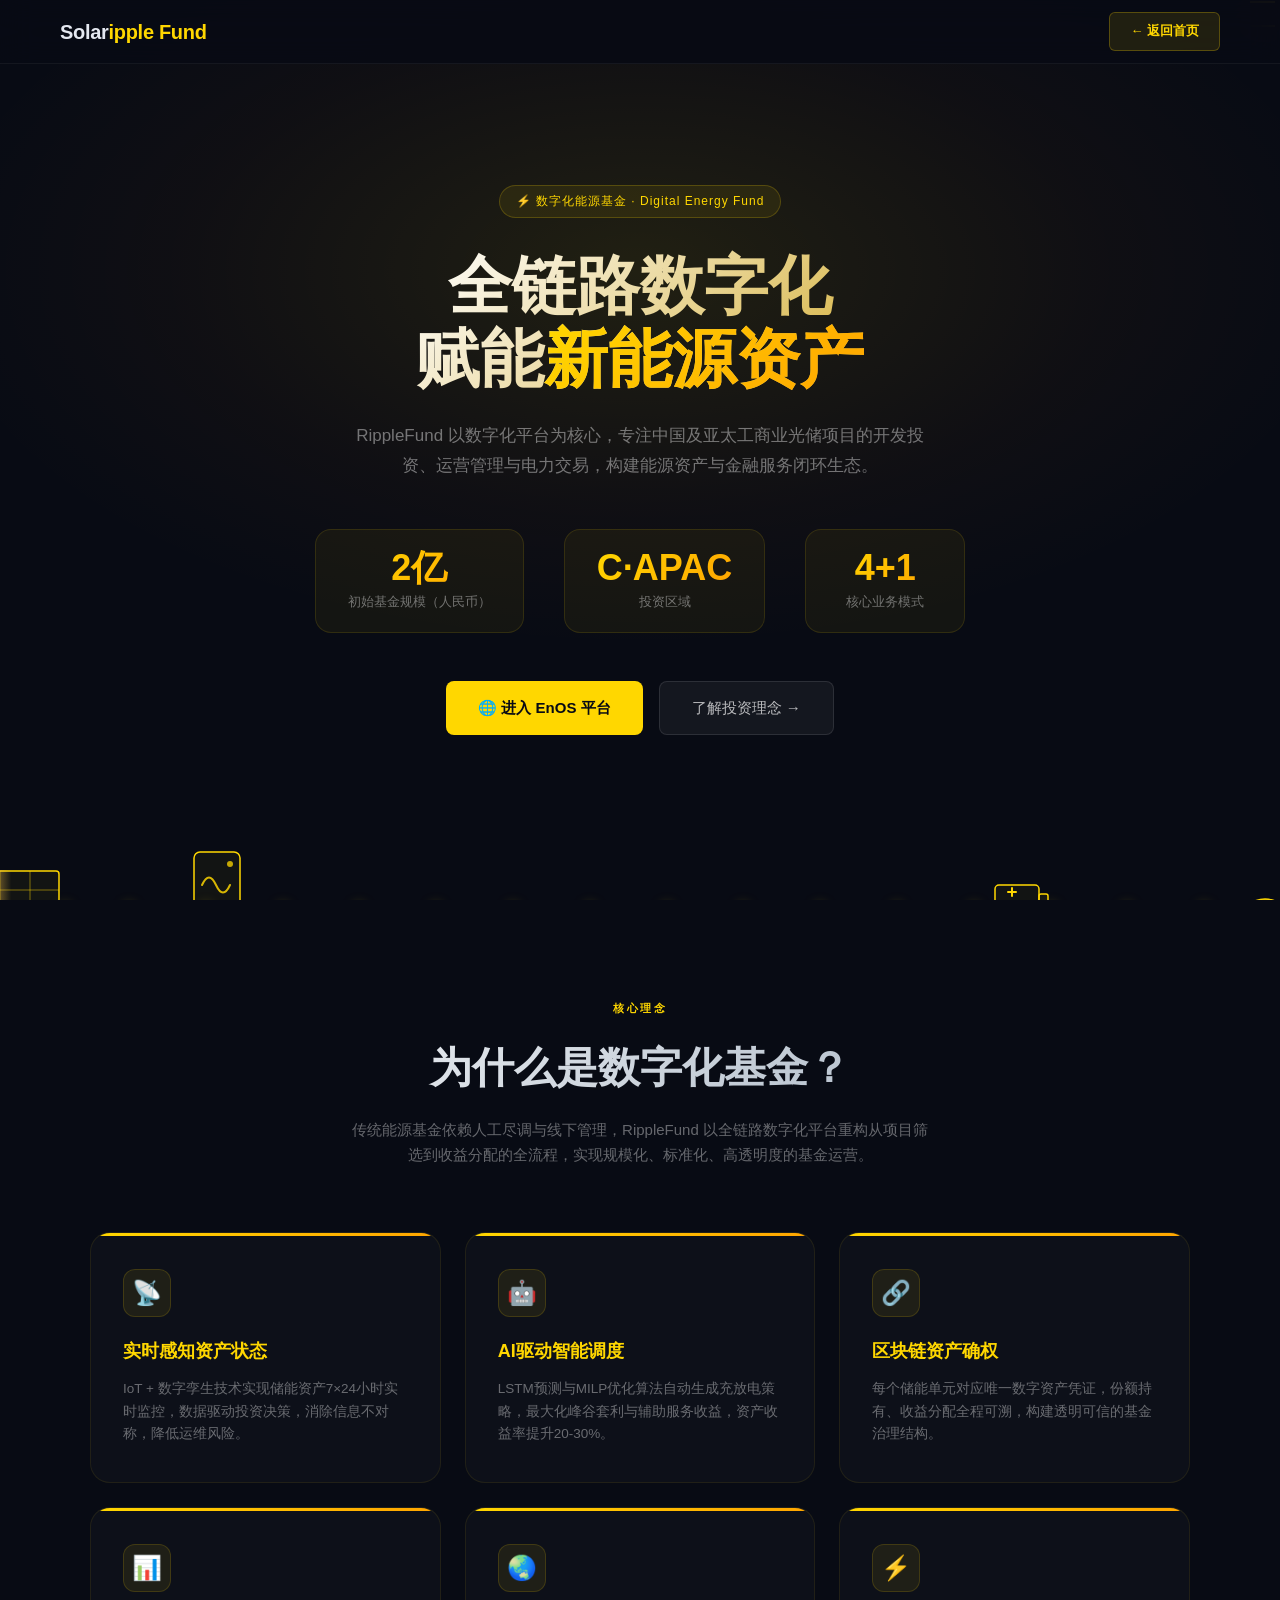
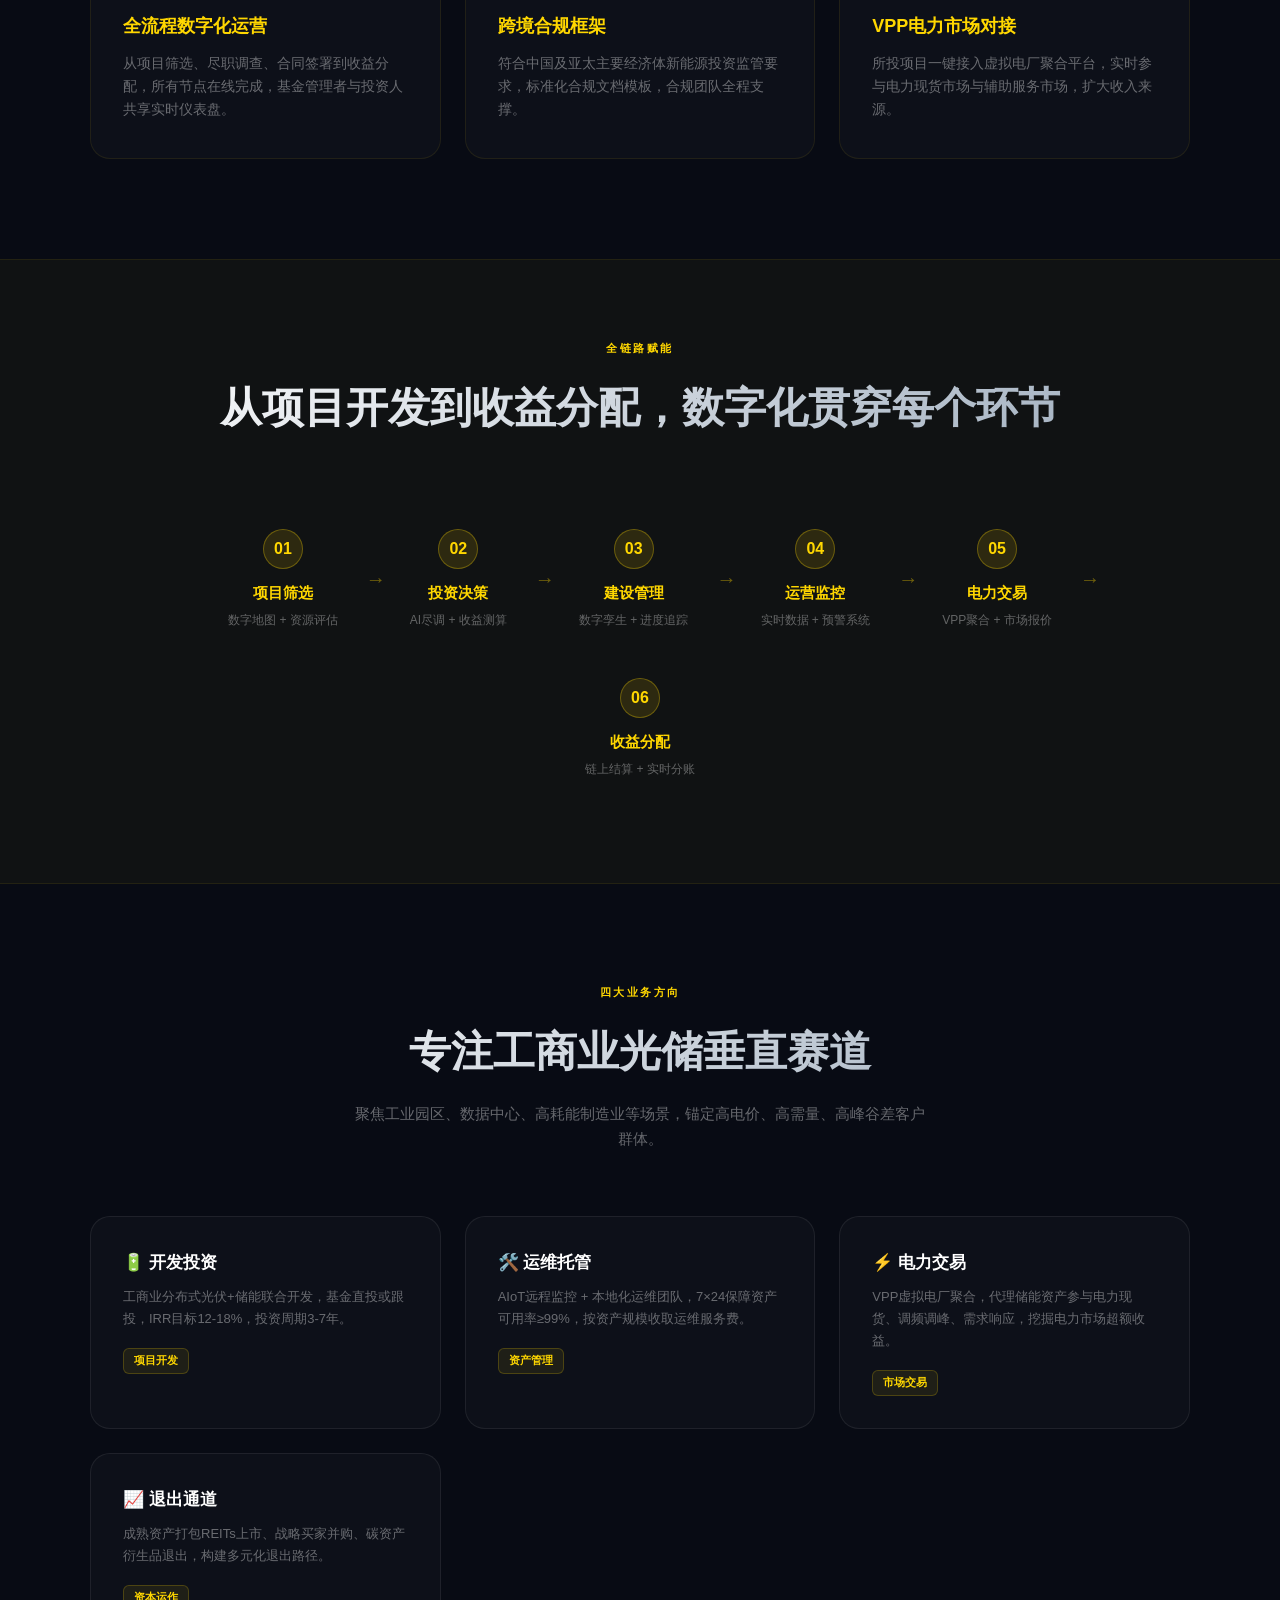
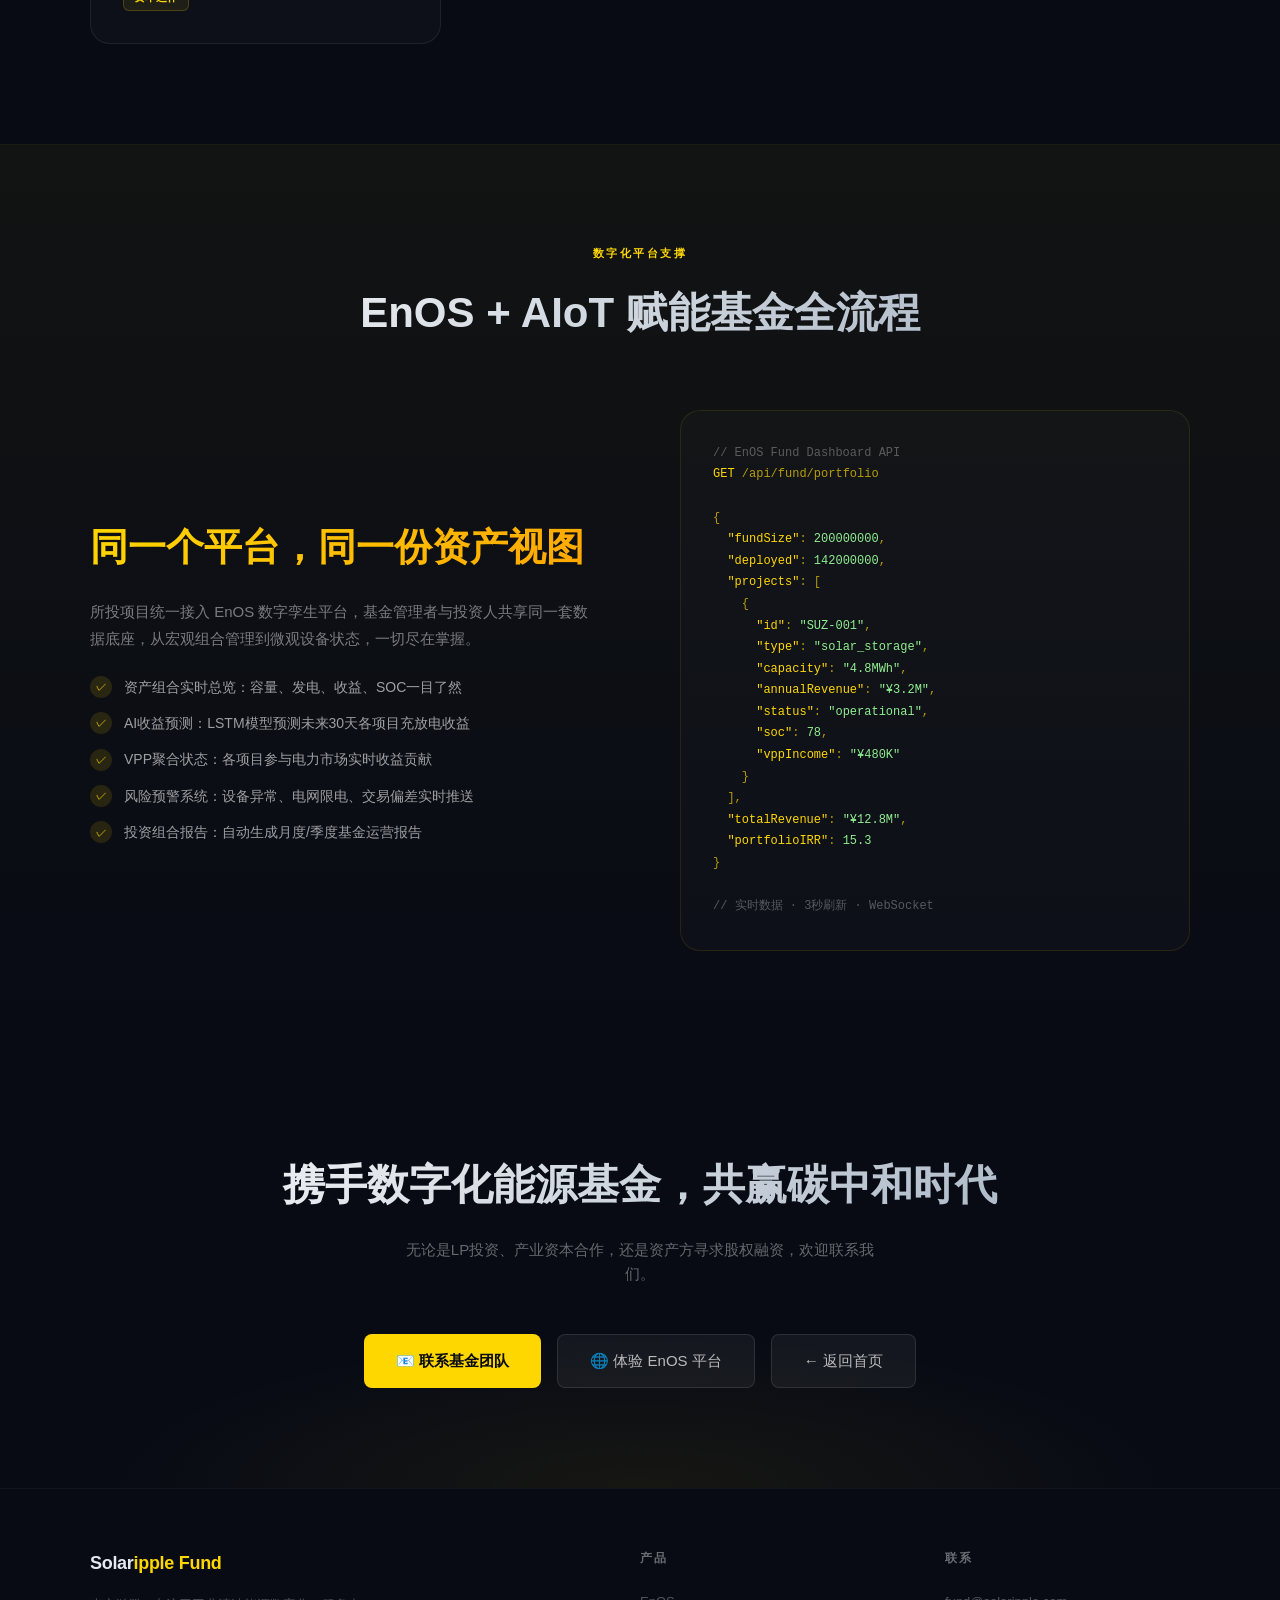
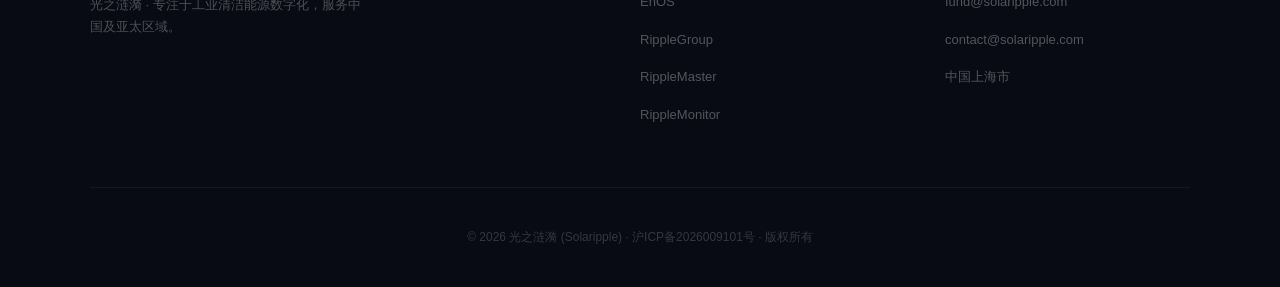
<file: fund_index.html>
<!DOCTYPE html>
<html lang="zh-CN">
<head>
  <meta charset="UTF-8" />
  <meta name="viewport" content="width=device-width, initial-scale=1.0" />
  <title>RippleFund — 数字化能源基金 | 光之涟漪</title>
  <meta name="description" content="RippleFund 专注中国及亚太工商业光储开发投资、运维与交易，初始基金2亿元人民币，以全链路数字化赋能新能源资产。" />
  <link rel="icon" type="image/svg+xml" href="/favicon.svg" />
  <style>
    *, *::before, *::after { margin: 0; padding: 0; box-sizing: border-box; }
    html { scroll-behavior: smooth; }
    body {
      font-family: -apple-system, 'PingFang SC', 'Microsoft YaHei', sans-serif;
      background: #080B14; color: #E4E8F0; overflow-x: hidden; line-height: 1.6;
    }
    a { color: inherit; text-decoration: none; }

    /* ─── NAV ─── */
    nav {
      position: fixed; top: 0; left: 0; right: 0; z-index: 100;
      display: flex; justify-content: space-between; align-items: center;
      padding: 0 60px; height: 64px;
      background: rgba(8,11,20,0.9); backdrop-filter: blur(16px);
      border-bottom: 1px solid rgba(255,255,255,0.05);
    }
    .nav-logo { font-size: 20px; font-weight: 800; letter-spacing: -0.3px; }
    .nav-logo span { color: #FFD700; }
    .nav-links { display: flex; gap: 36px; list-style: none; }
    .nav-links a { font-size: 14px; color: rgba(255,255,255,0.5); transition: color 0.2s; }
    .nav-links a:hover { color: #fff; }
    .nav-back {
      padding: 8px 20px; background: rgba(255,215,0,0.1); color: #FFD700;
      border: 1px solid rgba(255,215,0,0.25); border-radius: 6px;
      font-size: 13px; font-weight: 600; transition: all 0.2s;
    }
    .nav-back:hover { background: rgba(255,215,0,0.2); }

    /* ─── HERO ─── */
    .hero {
      min-height: 100vh; display: flex; flex-direction: column; justify-content: center;
      align-items: center; text-align: center; padding: 120px 24px 100px; position: relative; overflow: hidden;
      z-index: 1;
    }
    .hero-bg {
      position: absolute; inset: 0; overflow: hidden; pointer-events: none;
      background: #080B14;
      z-index: -1;
    }
    /* Radial gold glow */
    .hero-bg::before {
      content: ''; position: absolute; inset: 0;
      background: radial-gradient(ellipse 80% 60% at 50% 30%, rgba(255,215,0,0.1) 0%, rgba(255,140,0,0.03) 45%, transparent 70%);
      animation: goldGlow 5s ease-in-out infinite;
      z-index: 0;
      pointer-events: none;
    }
    @keyframes goldGlow {
      0%,100% { opacity: 0.6; transform: scale(1); }
      50% { opacity: 1; transform: scale(1.04); }
    }
    /* Bar chart grid - simulates rising fund scale */
    .hero-bg::after {
      content: '';
      position: absolute; bottom: 0; left: 0; right: 0;
      height: 55%;
      background-image:
        /* rising bars of different heights */
        linear-gradient(to top, transparent 0%, transparent 100%) 0% 100% / 40px 100%,
        linear-gradient(to top, rgba(255,215,0,0.06) 0%, rgba(255,215,0,0.06) 60%, transparent 100%) 0% 100% / 40px 100%,
        linear-gradient(to top, transparent 0%, transparent 100%) 50px 100% / 40px 100%,
        linear-gradient(to top, rgba(255,215,0,0.07) 0%, rgba(255,215,0,0.07) 45%, transparent 100%) 50px 100% / 40px 100%,
        linear-gradient(to top, transparent 0%, transparent 100%) 100px 100% / 40px 100%,
        linear-gradient(to top, rgba(255,215,0,0.09) 0%, rgba(255,215,0,0.09) 72%, transparent 100%) 100px 100% / 40px 100%,
        linear-gradient(to top, transparent 0%, transparent 100%) 150px 100% / 40px 100%,
        linear-gradient(to top, rgba(255,215,0,0.06) 0%, rgba(255,215,0,0.06) 38%, transparent 100%) 150px 100% / 40px 100%,
        linear-gradient(to top, transparent 0%, transparent 100%) 200px 100% / 40px 100%,
        linear-gradient(to top, rgba(255,215,0,0.08) 0%, rgba(255,215,0,0.08) 55%, transparent 100%) 200px 100% / 40px 100%,
        linear-gradient(to top, transparent 0%, transparent 100%) 250px 100% / 40px 100%,
        linear-gradient(to top, rgba(255,215,0,0.06) 0%, rgba(255,215,0,0.06) 42%, transparent 100%) 250px 100% / 40px 100%,
        linear-gradient(to top, transparent 0%, transparent 100%) 300px 100% / 40px 100%,
        linear-gradient(to top, rgba(255,215,0,0.07) 0%, rgba(255,215,0,0.07) 65%, transparent 100%) 300px 100% / 40px 100%,
        linear-gradient(to top, transparent 0%, transparent 100%) 350px 100% / 40px 100%,
        linear-gradient(to top, rgba(255,215,0,0.09) 0%, rgba(255,215,0,0.09) 80%, transparent 100%) 350px 100% / 40px 100%,
        linear-gradient(to top, transparent 0%, transparent 100%) 400px 100% / 40px 100%,
        linear-gradient(to top, rgba(255,215,0,0.06) 0%, rgba(255,215,0,0.06) 35%, transparent 100%) 400px 100% / 40px 100%;
      background-repeat: no-repeat;
      background-position: 0 100%, 0 100%, 50px 100%, 50px 100%, 100px 100%, 100px 100%, 150px 100%, 150px 100%, 200px 100%, 200px 100%, 250px 100%, 250px 100%, 300px 100%, 300px 100%, 350px 100%, 350px 100%, 400px 100%, 400px 100%;
      animation: barsPulse 4s ease-in-out infinite;
      z-index: 0;
    }
    @keyframes barsPulse {
      0%,100% { opacity: 0.5; }
      50% { opacity: 1; }
    }
    /* ─── ENERGY ICONS LAYER ─── */
    .energy-icons {
      position: absolute;
      inset: 0;
      overflow: hidden;
      pointer-events: none;
      z-index: 0;
    }
    .energy-icon {
      position: absolute;
      pointer-events: none;
      animation: iconFloat ease-in-out infinite;
    }
    .energy-icon svg { display: block; }
    .energy-icon.grid-icon    { top: -40px; right: -40px; animation-duration: 10s; animation-delay: 0.5s; }
    .energy-icon.solar-icon  { bottom: -30px; left: -30px; animation-duration: 8s; }
    .energy-icon.inverter-icon{ bottom: -20px; left: 15%; animation-duration: 7s; animation-delay: 1.5s; }
    .energy-icon.storage-icon { bottom: -20px; right: 18%; animation-duration: 9s; animation-delay: 3s; }
    .energy-icon.ev-icon     { bottom: -30px; right: -30px; animation-duration: 11s; animation-delay: 2s; }

    /* Rising gold particles */
    .particles {
      position: absolute; inset: 0; overflow: hidden; pointer-events: none;
      z-index: 0;
    }
    .particle {
      position: absolute; bottom: -10px;
      width: 2px; height: 2px; border-radius: 50%;
      background: #FFD700;
      box-shadow: 0 0 4px 1px #FFD700, 0 0 12px 3px rgba(255,215,0,0.5);
      animation: rise linear infinite;
    }
    @keyframes iconFloat { 0%,100% { transform: translateY(0); } 50% { transform: translateY(-7px); } }
    @keyframes rise {
      0% { transform: translateY(0); opacity: 0; }
      8% { opacity: 1; }
      92% { opacity: 0.7; }
      100% { transform: translateY(-105vh); opacity: 0; }
    }
    .particle:nth-child(1)  { left: 5%;  animation-duration: 7s;  animation-delay: 0s;    }
    .particle:nth-child(2)  { left: 10%; animation-duration: 9s;  animation-delay: 1.5s;  }
    .particle:nth-child(3)  { left: 16%; animation-duration: 8s;  animation-delay: 0.8s;  }
    .particle:nth-child(4)  { left: 22%; animation-duration: 10s; animation-delay: 2.3s;  }
    .particle:nth-child(5)  { left: 28%; animation-duration: 7.5s;animation-delay: 0.5s;  }
    .particle:nth-child(6)  { left: 34%; animation-duration: 8.5s;animation-delay: 1.9s;  }
    .particle:nth-child(7)  { left: 40%; animation-duration: 7s;  animation-delay: 3.2s;  }
    .particle:nth-child(8)  { left: 46%; animation-duration: 9.5s;animation-delay: 1.1s;  }
    .particle:nth-child(9)  { left: 52%; animation-duration: 8s;  animation-delay: 2.6s;  }
    .particle:nth-child(10) { left: 58%; animation-duration: 10.5s;animation-delay:0.7s;  }
    .particle:nth-child(11) { left: 64%; animation-duration: 7.2s;animation-delay: 2.0s;  }
    .particle:nth-child(12) { left: 70%; animation-duration: 9s;  animation-delay: 3.5s;  }
    .particle:nth-child(13) { left: 76%; animation-duration: 8.2s;animation-delay: 1.3s;  }
    .particle:nth-child(14) { left: 82%; animation-duration: 7.8s;animation-delay: 0.4s;  }
    .particle:nth-child(15) { left: 88%; animation-duration: 9.2s;animation-delay: 2.8s;  }
    .particle:nth-child(16) { left: 94%; animation-duration: 8.8s;animation-delay: 1.7s;  }
    .hero-eyebrow {
      display: inline-flex; align-items: center; gap: 8px;
      padding: 6px 16px; border-radius: 20px;
      background: rgba(255,215,0,0.08); border: 1px solid rgba(255,215,0,0.2);
      font-size: 12px; color: #FFD700; letter-spacing: 1px; margin-bottom: 32px; position: relative; z-index: 1;
    }
    .hero h1 {
      font-size: clamp(36px, 5.5vw, 64px); font-weight: 800; line-height: 1.15;
      background: linear-gradient(135deg, #FFFFFF 0%, #D4AF37 100%);
      -webkit-background-clip: text; -webkit-text-fill-color: transparent;
      max-width: 800px; margin-bottom: 24px; position: relative; z-index: 1;
    }
    .hero h1 em { font-style: normal; background: linear-gradient(135deg, #FFD700 0%, #FFA500 100%); -webkit-background-clip: text; -webkit-text-fill-color: transparent; }
    .hero-sub {
      font-size: 17px; color: rgba(255,255,255,0.42); max-width: 600px;
      line-height: 1.75; margin-bottom: 48px; position: relative; z-index: 1;
    }
    .hero-fund-stat {
      display: flex; gap: 40px; justify-content: center; flex-wrap: wrap;
      position: relative; z-index: 1; margin-bottom: 48px;
    }
    .fund-stat {
      text-align: center; padding: 20px 32px;
      background: rgba(255,215,0,0.05); border: 1px solid rgba(255,215,0,0.12);
      border-radius: 16px; min-width: 160px;
    }
    .fund-stat-num {
      font-size: 36px; font-weight: 800; color: #FFD700; line-height: 1;
      background: linear-gradient(135deg, #FFD700, #FFA500);
      -webkit-background-clip: text; -webkit-text-fill-color: transparent;
    }
    .fund-stat-label { font-size: 13px; color: rgba(255,255,255,0.4); margin-top: 6px; }
    .hero-actions { display: flex; gap: 16px; flex-wrap: wrap; justify-content: center; position: relative; z-index: 1; }
    .btn-primary {
      padding: 14px 32px; background: #FFD700; color: #080B14;
      border-radius: 8px; font-size: 15px; font-weight: 700; transition: all 0.2s;
      display: inline-flex; align-items: center; gap: 8px;
    }
    .btn-primary:hover { background: #FFE44D; transform: translateY(-1px); box-shadow: 0 8px 24px rgba(255,215,0,0.25); }
    .btn-ghost {
      padding: 14px 32px; background: rgba(255,255,255,0.05); border: 1px solid rgba(255,255,255,0.1);
      color: rgba(255,255,255,0.7); border-radius: 8px; font-size: 15px; font-weight: 500; transition: all 0.2s;
    }
    .btn-ghost:hover { background: rgba(255,255,255,0.09); color: #fff; }

    /* ─── CORE THESIS ─── */
    .thesis-section { padding: 100px 60px; }
    .section-header { text-align: center; margin-bottom: 64px; }
    .section-label {
      font-size: 11px; font-weight: 700; color: #FFD700; letter-spacing: 2.5px;
      text-transform: uppercase; margin-bottom: 16px;
    }
    .section-title {
      font-size: clamp(26px, 3.5vw, 42px); font-weight: 800; margin-bottom: 16px;
      background: linear-gradient(135deg, #FFFFFF 0%, #9BAABB 100%);
      -webkit-background-clip: text; -webkit-text-fill-color: transparent;
    }
    .section-desc { font-size: 15px; color: rgba(255,255,255,0.38); max-width: 580px; margin: 0 auto; line-height: 1.7; }

    .thesis-grid {
      display: grid; grid-template-columns: repeat(auto-fit, minmax(280px, 1fr));
      gap: 24px; max-width: 1100px; margin: 0 auto;
    }
    .thesis-card {
      background: rgba(255,255,255,0.025); border: 1px solid rgba(255,215,0,0.08);
      border-radius: 20px; padding: 36px 32px; position: relative; overflow: hidden;
      transition: transform 0.3s cubic-bezier(0.34,1.56,0.64,1), border-color 0.3s;
    }
    .thesis-card:hover { transform: translateY(-6px); border-color: rgba(255,215,0,0.3); }
    .thesis-card::before {
      content: ''; position: absolute; top: 0; left: 0; right: 0; height: 3px;
      background: linear-gradient(90deg, #FFD700, #FFA500);
    }
    .thesis-icon {
      width: 48px; height: 48px; border-radius: 12px; margin-bottom: 20px;
      display: flex; align-items: center; justify-content: center; font-size: 24px;
      background: rgba(255,215,0,0.08); border: 1px solid rgba(255,215,0,0.15);
    }
    .thesis-card h3 { font-size: 18px; font-weight: 800; margin-bottom: 12px; color: #FFD700; }
    .thesis-card p { font-size: 13.5px; color: rgba(255,255,255,0.38); line-height: 1.7; }

    /* ─── CHAIN STRIP ─── */
    .chain-section {
      padding: 80px 60px; background: rgba(255,215,0,0.03);
      border-top: 1px solid rgba(255,215,0,0.08);
      border-bottom: 1px solid rgba(255,215,0,0.08);
    }
    .chain-strip {
      display: flex; justify-content: center; align-items: center; gap: 0;
      flex-wrap: wrap; max-width: 1000px; margin: 0 auto;
    }
    .chain-step {
      display: flex; flex-direction: column; align-items: center; text-align: center;
      padding: 24px 36px; position: relative;
    }
    .chain-step::after {
      content: '→'; position: absolute; right: -12px; top: 50%;
      transform: translateY(-50%); font-size: 20px; color: rgba(255,215,0,0.4);
    }
    .chain-step:last-child::after { display: none; }
    .chain-num {
      width: 40px; height: 40px; border-radius: 50%; background: rgba(255,215,0,0.12);
      border: 1px solid rgba(255,215,0,0.3); display: flex; align-items: center;
      justify-content: center; font-size: 16px; font-weight: 800; color: #FFD700; margin-bottom: 12px;
    }
    .chain-step h4 { font-size: 15px; font-weight: 700; color: #FFD700; margin-bottom: 6px; }
    .chain-step p { font-size: 12px; color: rgba(255,255,255,0.35); }

    /* ─── FOCUS AREAS ─── */
    .focus-section { padding: 100px 60px; }
    .focus-grid {
      display: grid; grid-template-columns: repeat(auto-fit, minmax(260px, 1fr));
      gap: 24px; max-width: 1100px; margin: 0 auto;
    }
    .focus-card {
      background: rgba(255,255,255,0.025); border: 1px solid rgba(255,255,255,0.07);
      border-radius: 20px; padding: 32px; transition: transform 0.3s, border-color 0.3s;
    }
    .focus-card:hover { transform: translateY(-4px); border-color: rgba(255,215,0,0.25); }
    .focus-card h3 { font-size: 17px; font-weight: 800; margin-bottom: 10px; color: #fff; }
    .focus-card p { font-size: 13px; color: rgba(255,255,255,0.38); line-height: 1.7; margin-bottom: 16px; }
    .focus-tag {
      display: inline-block; padding: 3px 10px; border-radius: 6px;
      font-size: 11px; font-weight: 600;
      background: rgba(255,215,0,0.08); color: #FFD700; border: 1px solid rgba(255,215,0,0.2);
    }

    /* ─── PLATFORM ─── */
    .platform-section {
      padding: 100px 60px;
      background: linear-gradient(180deg, rgba(255,215,0,0.04) 0%, transparent 100%);
      border-top: 1px solid rgba(255,215,0,0.08);
    }
    .platform-content {
      display: grid; grid-template-columns: 1fr 1fr; gap: 80px;
      max-width: 1100px; margin: 0 auto; align-items: center;
    }
    .platform-text h2 {
      font-size: clamp(24px, 3vw, 38px); font-weight: 800; margin-bottom: 20px;
      background: linear-gradient(135deg, #FFD700 0%, #FFA500 100%);
      -webkit-background-clip: text; -webkit-text-fill-color: transparent;
    }
    .platform-text p { font-size: 15px; color: rgba(255,255,255,0.45); line-height: 1.8; margin-bottom: 24px; }
    .platform-features { list-style: none; display: flex; flex-direction: column; gap: 14px; }
    .platform-features li {
      display: flex; align-items: center; gap: 12px;
      font-size: 14px; color: rgba(255,255,255,0.6);
    }
    .platform-features li::before {
      content: '✓'; width: 22px; height: 22px; background: rgba(255,215,0,0.12);
      color: #FFD700; border-radius: 50%; display: flex; align-items: center;
      justify-content: center; font-size: 11px; flex-shrink: 0;
    }
    .platform-visual {
      background: rgba(255,255,255,0.02); border: 1px solid rgba(255,215,0,0.1);
      border-radius: 20px; padding: 32px;
    }
    .platform-visual pre {
      font-family: 'Fira Code', 'SF Mono', monospace; font-size: 12px;
      color: rgba(255,215,0,0.7); line-height: 1.8;
    }
    .platform-visual .comment { color: rgba(255,255,255,0.3); }
    .platform-visual .key { color: #FFD700; }
    .platform-visual .val { color: #90EE90; }

    /* ─── CTA ─── */
    .cta-section {
      text-align: center; padding: 100px 24px;
      background: radial-gradient(ellipse 60% 50% at 50% 100%, rgba(255,215,0,0.06) 0%, transparent 70%);
    }
    .cta-section h2 {
      font-size: clamp(24px, 3.5vw, 42px); font-weight: 800; margin-bottom: 20px;
      background: linear-gradient(135deg, #FFFFFF 0%, #9BAABB 100%);
      -webkit-background-clip: text; -webkit-text-fill-color: transparent;
    }
    .cta-section p { font-size: 15px; color: rgba(255,255,255,0.38); margin-bottom: 48px; max-width: 480px; margin-left: auto; margin-right: auto; }
    .cta-actions { display: flex; gap: 16px; justify-content: center; flex-wrap: wrap; }

    /* ─── FOOTER ─── */
    footer {
      border-top: 1px solid rgba(255,255,255,0.05); padding: 60px 60px 40px;
    }
    .footer-grid {
      display: grid; grid-template-columns: 2fr 1fr 1fr;
      gap: 60px; max-width: 1100px; margin: 0 auto 60px;
    }
    .footer-brand p { font-size: 13px; color: rgba(255,255,255,0.28); line-height: 1.7; margin-top: 16px; max-width: 280px; }
    .footer-col h4 { font-size: 12px; font-weight: 700; color: rgba(255,255,255,0.4); letter-spacing: 1.5px; margin-bottom: 20px; text-transform: uppercase; }
    .footer-col ul { list-style: none; display: flex; flex-direction: column; gap: 12px; }
    .footer-col a { font-size: 13px; color: rgba(255,255,255,0.3); transition: color 0.2s; }
    .footer-col a:hover { color: #FFD700; }
    .footer-bottom {
      text-align: center; padding-top: 40px; border-top: 1px solid rgba(255,255,255,0.05);
      font-size: 12px; color: rgba(255,255,255,0.18); max-width: 1100px; margin: 0 auto;
    }

    /* ─── MOBILE ─── */
    @media (max-width: 1024px) {
      .platform-content { grid-template-columns: 1fr; gap: 40px; }
      .chain-step::after { display: none; }
    }
    @media (max-width: 768px) {
      nav { padding: 0 20px; height: 56px; }
      .nav-links { display: none; }
      .hero { padding: 100px 20px 72px; min-height: auto; }
      .hero h1 { font-size: clamp(28px, 8vw, 40px); }
      .hero-fund-stat { gap: 16px; }
      .fund-stat { padding: 16px 20px; min-width: 130px; }
      .fund-stat-num { font-size: 28px; }
      .thesis-section, .focus-section, .platform-section, .cta-section { padding: 64px 20px; }
      .chain-section { padding: 60px 20px; }
      footer { padding: 48px 20px 32px; }
      .footer-grid { grid-template-columns: 1fr; gap: 32px; }
      .footer-brand { grid-column: 1 / -1; }
    }


    /* ─── CONTACT MODAL ─── */
    .modal-overlay {
      display: none; position: fixed; inset: 0; background: rgba(0,0,0,0.75);
      backdrop-filter: blur(8px); z-index: 1000; justify-content: center; align-items: center;
      padding: 20px;
    }
    .modal-overlay.open { display: flex; }
    .modal-box {
      background: #0D1117; border: 1px solid rgba(255,215,0,0.2);
      border-radius: 24px; padding: 48px; width: 100%; max-width: 520px;
      position: relative; animation: modalIn 0.25s cubic-bezier(0.22,1,0.36,1);
      max-height: 90vh; overflow-y: auto;
    }
    @keyframes modalIn { from { opacity: 0; transform: scale(0.95) translateY(10px); } to { opacity: 1; transform: scale(1) translateY(0); } }
    .modal-close {
      position: absolute; top: 20px; right: 20px; width: 32px; height: 32px;
      background: rgba(255,255,255,0.05); border: none; border-radius: 8px;
      color: rgba(255,255,255,0.5); font-size: 18px; cursor: pointer; display: flex; align-items: center; justify-content: center;
      transition: all 0.2s;
    }
    .modal-close:hover { background: rgba(255,255,255,0.1); color: #fff; }
    .modal-title { font-size: 22px; font-weight: 800; color: #FFD700; margin-bottom: 8px; }
    .modal-sub { font-size: 13px; color: rgba(255,255,255,0.4); margin-bottom: 32px; }
    .form-row { display: grid; grid-template-columns: 1fr 1fr; gap: 16px; margin-bottom: 16px; }
    .form-group { display: flex; flex-direction: column; gap: 6px; margin-bottom: 16px; }
    .form-group.full { grid-column: 1 / -1; }
    .form-label { font-size: 12px; font-weight: 600; color: rgba(255,255,255,0.5); letter-spacing: 0.5px; }
    .form-label span { color: #FFD700; }
    .form-input, .form-select, .form-textarea {
      background: rgba(255,255,255,0.04); border: 1px solid rgba(255,255,255,0.1);
      border-radius: 10px; padding: 12px 14px; color: #fff; font-size: 14px;
      font-family: inherit; transition: border-color 0.2s; outline: none;
    }
    .form-input:focus, .form-select:focus, .form-textarea:focus { border-color: rgba(255,215,0,0.4); }
    .form-input::placeholder, .form-textarea::placeholder { color: rgba(255,255,255,0.2); }
    .form-select { appearance: none; cursor: pointer; }
    .form-select option { background: #0D1117; }
    .form-textarea { resize: vertical; min-height: 90px; }
    .form-submit {
      width: 100%; padding: 14px; background: #FFD700; color: #080B14;
      border: none; border-radius: 10px; font-size: 15px; font-weight: 700;
      cursor: pointer; margin-top: 8px; transition: all 0.2s;
      display: flex; align-items: center; justify-content: center; gap: 8px;
    }
    .form-submit:hover { background: #FFE44D; transform: translateY(-1px); box-shadow: 0 8px 24px rgba(255,215,0,0.25); }
    .form-submit:disabled { opacity: 0.5; cursor: not-allowed; transform: none; }
    .form-msg { font-size: 13px; margin-top: 12px; padding: 10px 14px; border-radius: 8px; display: none; }
    .form-msg.success { background: rgba(255,215,0,0.1); color: #FFD700; border: 1px solid rgba(255,215,0,0.2); }
    .form-msg.error { background: rgba(239,68,68,0.1); color: #EF5350; border: 1px solid rgba(239,68,68,0.2); }
    @media(max-width: 540px) { .form-row { grid-template-columns: 1fr; } .modal-box { padding: 32px 24px; } }

    /* ─── ANIMATIONS ─── */
    @keyframes fadeInUp {
      from { opacity: 0; transform: translateY(24px); }
      to { opacity: 1; transform: translateY(0); }
    }
    .animate-on-scroll {
      opacity: 0; transform: translateY(24px);
      transition: opacity 0.7s ease, transform 0.7s ease;
    }
    .animate-on-scroll.in-view { opacity: 1; transform: translateY(0); }
    .section-header { opacity: 0; transform: translateY(20px); transition: opacity 0.7s ease, transform 0.7s ease; }
    .section-header.in-view { opacity: 1; transform: translateY(0); }
  </style>
</head>
<body>

<!-- NAV -->
<nav>
  <div class="nav-logo">Solar<span>ipple Fund</span></div>
  
  <a href="https://solaripple.com" class="nav-back">← 返回首页</a>
</nav>

<!-- HERO -->
<section class="hero">
  <div class="hero-bg"><div class="energy-icons">
      <!-- Grid / Power lines (gold) -->
      <div class="energy-icon grid-icon">
        <svg width="70" height="90" viewBox="0 0 70 90" fill="none">
          <line x1="35" y1="0" x2="35" y2="90" stroke="#FFD700" stroke-width="1.5" stroke-dasharray="8 6" opacity="0.9"/>
          <line x1="0" y1="18" x2="70" y2="18" stroke="#FFD700" stroke-width="1.5" stroke-dasharray="25 10" opacity="0.8"/>
          <line x1="0" y1="42" x2="70" y2="42" stroke="#FFD700" stroke-width="1.5" stroke-dasharray="25 10" opacity="0.7"/>
          <line x1="0" y1="66" x2="70" y2="66" stroke="#FFD700" stroke-width="1.5" stroke-dasharray="25 10" opacity="0.6"/>
          <circle cx="35" cy="18" r="3.5" fill="#FFD700"><animate attributeName="opacity" values="0.3;1;0.3" dur="2s" repeatCount="indefinite"/></circle>
          <circle cx="35" cy="42" r="3.5" fill="#FFD700"><animate attributeName="opacity" values="0.3;1;0.3" dur="2s" begin="0.5s" repeatCount="indefinite"/></circle>
          <circle cx="35" cy="66" r="3.5" fill="#FFD700"><animate attributeName="opacity" values="0.3;1;0.3" dur="2s" begin="1s" repeatCount="indefinite"/></circle>
        </svg>
      </div>
      <!-- Solar panel (gold) -->
      <div class="energy-icon solar-icon">
        <svg width="90" height="60" viewBox="0 0 90 60" fill="none">
          <rect x="1" y="1" width="88" height="58" rx="3" stroke="#FFD700" stroke-width="1.5" fill="rgba(255,215,0,0.04)"/>
          <line x1="1" y1="20" x2="89" y2="20" stroke="#FFD700" stroke-width="0.8" opacity="0.6"/>
          <line x1="1" y1="40" x2="89" y2="40" stroke="#FFD700" stroke-width="0.8" opacity="0.6"/>
          <line x1="30" y1="1" x2="30" y2="59" stroke="#FFD700" stroke-width="0.8" opacity="0.6"/>
          <line x1="60" y1="1" x2="60" y2="59" stroke="#FFD700" stroke-width="0.8" opacity="0.6"/>
          <rect x="-20" y="0" width="25" height="60" fill="url(#goldSunSweep)" opacity="0.7"><animate attributeName="x" from="-20" to="90" dur="5s" repeatCount="indefinite"/></rect>
          <defs><linearGradient id="goldSunSweep" x1="0" y1="0" x2="1" y2="0"><stop offset="0%" stop-color="rgba(255,200,80,0)"/><stop offset="50%" stop-color="rgba(255,200,80,0.5)"/><stop offset="100%" stop-color="rgba(255,200,80,0)"/></linearGradient></defs>
        </svg>
      </div>
      <!-- Inverter (gold) -->
      <div class="energy-icon inverter-icon">
        <svg width="50" height="70" viewBox="0 0 50 70" fill="none">
          <rect x="2" y="2" width="46" height="66" rx="6" stroke="#FFD700" stroke-width="1.5" fill="rgba(255,215,0,0.04)"/>
          <path d="M10 35 Q17 20 24 35 Q31 50 38 35" stroke="#FFD700" stroke-width="2" fill="none" stroke-linecap="round"><animate attributeName="opacity" values="1;0.15;1" dur="1.5s" repeatCount="indefinite"/></path>
          <circle cx="38" cy="14" r="3" fill="#FFD700"><animate attributeName="opacity" values="1;0.3;1" dur="2s" repeatCount="indefinite"/></circle>
          <rect x="8" y="52" width="10" height="8" rx="1" stroke="#FFD700" stroke-width="1.2" opacity="0.8"/>
          <rect x="32" y="52" width="10" height="8" rx="1" stroke="#FFD700" stroke-width="1.2" opacity="0.8"/>
        </svg>
      </div>
      <!-- Battery storage (gold) -->
      <div class="energy-icon storage-icon">
        <svg width="56" height="36" viewBox="0 0 56 36" fill="none">
          <rect x="1" y="1" width="44" height="34" rx="4" stroke="#FFD700" stroke-width="1.5" fill="rgba(255,215,0,0.04)"/>
          <rect x="45" y="10" width="9" height="16" rx="2" stroke="#FFD700" stroke-width="1.5" fill="rgba(255,215,0,0.06)"/>
          <rect x="5" y="26" width="36" height="5" rx="2" fill="rgba(255,215,0,0.1)"/>
          <rect x="5" y="26" width="30" height="5" rx="2" fill="#FFD700" opacity="0.9"><animate attributeName="width" values="30;38;30" dur="3s" repeatCount="indefinite"/></rect>
          <line x1="14" y1="8" x2="22" y2="8" stroke="#FFD700" stroke-width="2" stroke-linecap="round"/>
          <line x1="18" y1="4" x2="18" y2="12" stroke="#FFD700" stroke-width="2" stroke-linecap="round"/>
          <line x1="14" y1="20" x2="22" y2="20" stroke="#FFD700" stroke-width="2" stroke-linecap="round"/>
        </svg>
      </div>
      <!-- EV car (gold) -->
      <div class="energy-icon ev-icon">
        <svg width="90" height="42" viewBox="0 0 90 42" fill="none">
          <rect x="8" y="18" width="74" height="18" rx="9" stroke="#FFD700" stroke-width="1.5" fill="rgba(255,215,0,0.04)"/>
          <path d="M26 18 Q45 4 64 18" stroke="#FFD700" stroke-width="1.5" fill="rgba(255,215,0,0.04)"/>
          <path d="M30 17 Q45 6 60 17" stroke="#FFD700" stroke-width="1" fill="none" opacity="0.6"/>
          <circle cx="26" cy="36" r="6" stroke="#FFD700" stroke-width="1.5" fill="rgba(255,215,0,0.06)"><animateTransform attributeName="transform" type="rotate" from="0 26 36" to="360 26 36" dur="3s" repeatCount="indefinite"/></circle>
          <circle cx="64" cy="36" r="6" stroke="#FFD700" stroke-width="1.5" fill="rgba(255,215,0,0.06)"><animateTransform attributeName="transform" type="rotate" from="0 64 36" to="360 64 36" dur="3s" repeatCount="indefinite"/></circle>
          <circle cx="8" cy="27" r="3" fill="#FFD700" opacity="0.7"><animate attributeName="opacity" values="0.7;0.2;0.7" dur="2s" repeatCount="indefinite"/></circle>
        </svg>
      </div>
    </div><div class="particles"><div class="particle"></div><div class="particle"></div><div class="particle"></div><div class="particle"></div><div class="particle"></div><div class="particle"></div><div class="particle"></div><div class="particle"></div><div class="particle"></div><div class="particle"></div><div class="particle"></div><div class="particle"></div><div class="particle"></div><div class="particle"></div><div class="particle"></div><div class="particle"></div></div></div>
  <div class="hero-eyebrow" style="position:relative;z-index:3">⚡ 数字化能源基金 · Digital Energy Fund</div>
  <h1>全链路数字化<br/>赋能<em>新能源资产</em></h1>
  <p class="hero-sub">RippleFund 以数字化平台为核心，专注中国及亚太工商业光储项目的开发投资、运营管理与电力交易，构建能源资产与金融服务闭环生态。</p>
  <div class="hero-fund-stat">
    <div class="fund-stat">
      <div class="fund-stat-num">2亿</div>
      <div class="fund-stat-label">初始基金规模（人民币）</div>
    </div>
    <div class="fund-stat">
      <div class="fund-stat-num">C·APAC</div>
      <div class="fund-stat-label">投资区域</div>
    </div>
    <div class="fund-stat">
      <div class="fund-stat-num">4+1</div>
      <div class="fund-stat-label">核心业务模式</div>
    </div>
  </div>
  <div class="hero-actions">
    <a href="https://enos.solaripple.com" class="btn-primary">🌐 进入 EnOS 平台</a>
    <a href="#thesis" class="btn-ghost">了解投资理念 →</a>
  </div>
</section>

<!-- CORE THESIS -->
<section class="thesis-section" id="thesis">
  <div class="section-header animate-on-scroll">
    <div class="section-label">核心理念</div>
    <h2 class="section-title">为什么是数字化基金？</h2>
    <p class="section-desc">传统能源基金依赖人工尽调与线下管理，RippleFund 以全链路数字化平台重构从项目筛选到收益分配的全流程，实现规模化、标准化、高透明度的基金运营。</p>
  </div>
  <div class="thesis-grid">
    <div class="thesis-card animate-on-scroll">
      <div class="thesis-icon">📡</div>
      <h3>实时感知资产状态</h3>
      <p>IoT + 数字孪生技术实现储能资产7×24小时实时监控，数据驱动投资决策，消除信息不对称，降低运维风险。</p>
    </div>
    <div class="thesis-card animate-on-scroll">
      <div class="thesis-icon">🤖</div>
      <h3>AI驱动智能调度</h3>
      <p>LSTM预测与MILP优化算法自动生成充放电策略，最大化峰谷套利与辅助服务收益，资产收益率提升20-30%。</p>
    </div>
    <div class="thesis-card animate-on-scroll">
      <div class="thesis-icon">🔗</div>
      <h3>区块链资产确权</h3>
      <p>每个储能单元对应唯一数字资产凭证，份额持有、收益分配全程可溯，构建透明可信的基金治理结构。</p>
    </div>
    <div class="thesis-card animate-on-scroll">
      <div class="thesis-icon">📊</div>
      <h3>全流程数字化运营</h3>
      <p>从项目筛选、尽职调查、合同签署到收益分配，所有节点在线完成，基金管理者与投资人共享实时仪表盘。</p>
    </div>
    <div class="thesis-card animate-on-scroll">
      <div class="thesis-icon">🌏</div>
      <h3>跨境合规框架</h3>
      <p>符合中国及亚太主要经济体新能源投资监管要求，标准化合规文档模板，合规团队全程支撑。</p>
    </div>
    <div class="thesis-card animate-on-scroll">
      <div class="thesis-icon">⚡</div>
      <h3>VPP电力市场对接</h3>
      <p>所投项目一键接入虚拟电厂聚合平台，实时参与电力现货市场与辅助服务市场，扩大收入来源。</p>
    </div>
  </div>
</section>

<!-- FULL CHAIN STRIP -->
<section class="chain-section">
  <div class="section-header animate-on-scroll">
    <div class="section-label">全链路赋能</div>
    <h2 class="section-title">从项目开发到收益分配，数字化贯穿每个环节</h2>
  </div>
  <div class="chain-strip">
    <div class="chain-step">
      <div class="chain-num">01</div>
      <h4>项目筛选</h4>
      <p>数字地图 + 资源评估</p>
    </div>
    <div class="chain-step">
      <div class="chain-num">02</div>
      <h4>投资决策</h4>
      <p>AI尽调 + 收益测算</p>
    </div>
    <div class="chain-step">
      <div class="chain-num">03</div>
      <h4>建设管理</h4>
      <p>数字孪生 + 进度追踪</p>
    </div>
    <div class="chain-step">
      <div class="chain-num">04</div>
      <h4>运营监控</h4>
      <p>实时数据 + 预警系统</p>
    </div>
    <div class="chain-step">
      <div class="chain-num">05</div>
      <h4>电力交易</h4>
      <p>VPP聚合 + 市场报价</p>
    </div>
    <div class="chain-step">
      <div class="chain-num">06</div>
      <h4>收益分配</h4>
      <p>链上结算 + 实时分账</p>
    </div>
  </div>
</section>

<!-- FOCUS AREAS -->
<section class="focus-section">
  <div class="section-header animate-on-scroll">
    <div class="section-label">四大业务方向</div>
    <h2 class="section-title">专注工商业光储垂直赛道</h2>
    <p class="section-desc">聚焦工业园区、数据中心、高耗能制造业等场景，锚定高电价、高需量、高峰谷差客户群体。</p>
  </div>
  <div class="focus-grid">
    <div class="focus-card animate-on-scroll">
      <h3>🔋 开发投资</h3>
      <p>工商业分布式光伏+储能联合开发，基金直投或跟投，IRR目标12-18%，投资周期3-7年。</p>
      <span class="focus-tag">项目开发</span>
    </div>
    <div class="focus-card animate-on-scroll">
      <h3>🛠️ 运维托管</h3>
      <p>AIoT远程监控 + 本地化运维团队，7×24保障资产可用率≥99%，按资产规模收取运维服务费。</p>
      <span class="focus-tag">资产管理</span>
    </div>
    <div class="focus-card animate-on-scroll">
      <h3>⚡ 电力交易</h3>
      <p>VPP虚拟电厂聚合，代理储能资产参与电力现货、调频调峰、需求响应，挖掘电力市场超额收益。</p>
      <span class="focus-tag">市场交易</span>
    </div>
    <div class="focus-card animate-on-scroll">
      <h3>📈 退出通道</h3>
      <p>成熟资产打包REITs上市、战略买家并购、碳资产衍生品退出，构建多元化退出路径。</p>
      <span class="focus-tag">资本运作</span>
    </div>
  </div>
</section>

<!-- DIGITAL PLATFORM -->
<section class="platform-section">
  <div class="section-header animate-on-scroll">
    <div class="section-label">数字化平台支撑</div>
    <h2 class="section-title">EnOS + AIoT 赋能基金全流程</h2>
  </div>
  <div class="platform-content">
    <div class="platform-text">
      <h2>同一个平台，同一份资产视图</h2>
      <p>所投项目统一接入 EnOS 数字孪生平台，基金管理者与投资人共享同一套数据底座，从宏观组合管理到微观设备状态，一切尽在掌握。</p>
      <ul class="platform-features">
        <li>资产组合实时总览：容量、发电、收益、SOC一目了然</li>
        <li>AI收益预测：LSTM模型预测未来30天各项目充放电收益</li>
        <li>VPP聚合状态：各项目参与电力市场实时收益贡献</li>
        <li>风险预警系统：设备异常、电网限电、交易偏差实时推送</li>
        <li>投资组合报告：自动生成月度/季度基金运营报告</li>
      </ul>
    </div>
    <div class="platform-visual animate-on-scroll">
      <pre>
<span class="comment">// EnOS Fund Dashboard API</span>
<span class="key">GET</span> /api/fund/portfolio

{
  <span class="key">"fundSize"</span>: <span class="val">200000000</span>,
  <span class="key">"deployed"</span>: <span class="val">142000000</span>,
  <span class="key">"projects"</span>: [
    {
      <span class="key">"id"</span>: <span class="val">"SUZ-001"</span>,
      <span class="key">"type"</span>: <span class="val">"solar_storage"</span>,
      <span class="key">"capacity"</span>: <span class="val">"4.8MWh"</span>,
      <span class="key">"annualRevenue"</span>: <span class="val">"¥3.2M"</span>,
      <span class="key">"status"</span>: <span class="val">"operational"</span>,
      <span class="key">"soc"</span>: <span class="val">78</span>,
      <span class="key">"vppIncome"</span>: <span class="val">"¥480K"</span>
    }
  ],
  <span class="key">"totalRevenue"</span>: <span class="val">"¥12.8M"</span>,
  <span class="key">"portfolioIRR"</span>: <span class="val">15.3</span>
}

<span class="comment">// 实时数据 · 3秒刷新 · WebSocket</span></pre>
    </div>
  </div>
</section>

<!-- CTA -->
<section class="cta-section">
  <h2>携手数字化能源基金，共赢碳中和时代</h2>
  <p>无论是LP投资、产业资本合作，还是资产方寻求股权融资，欢迎联系我们。</p>
  <div class="cta-actions">
    <a href="#" class="btn-primary" id="contactModalBtn">📧 联系基金团队</a>
    <a href="https://enos.solaripple.com" class="btn-ghost">🌐 体验 EnOS 平台</a>
    <a href="https://solaripple.com" class="btn-ghost">← 返回首页</a>
  </div>
</section>

<!-- FOOTER -->
<footer>
  <div class="footer-grid">
    <div class="footer-brand">
      <div class="nav-logo" style="font-size:18px">Solar<span>ipple Fund</span></div>
      <p>光之涟漪 · 专注于工业清洁能源数字化，服务中国及亚太区域。</p>
    </div>
    <div class="footer-col">
      <h4>产品</h4>
      <ul>
        <li><a href="https://enos.solaripple.com">EnOS</a></li>
        <li><a href="https://group.solaripple.com">RippleGroup</a></li>
        <li><a href="https://master.solaripple.com">RippleMaster</a></li>
        <li><a href="https://monitor.solaripple.com">RippleMonitor</a></li>
      </ul>
    </div>
    <div class="footer-col">
      <h4>联系</h4>
      <ul>
        <li><a href="mailto:fund@solaripple.com">fund@solaripple.com</a></li>
        <li><a href="mailto:contact@solaripple.com">contact@solaripple.com</a></li>
        <li><a href="#">中国上海市</a></li>
      </ul>
    </div>
  </div>
  <div class="footer-bottom">© 2026 光之涟漪 (Solaripple) · 沪ICP备2026009101号 · 版权所有</div>
</footer>

<script>
var observer = new IntersectionObserver(function(entries) {
  entries.forEach(function(entry) {
    if (entry.isIntersecting) {
      entry.target.classList.add('in-view');
    }
  });
}, { threshold: 0.1 });

document.querySelectorAll('.animate-on-scroll, .section-header').forEach(function(el) {
  observer.observe(el);
});

document.querySelectorAll('.thesis-card, .focus-card').forEach(function(card, i) {
  card.style.transitionDelay = (i * 0.08) + 's';
});
</script>

<!-- CONTACT MODAL -->
<div class="modal-overlay" id="contactModal">
  <div class="modal-box">
    <button class="modal-close" id="modalClose">✕</button>
    <div class="modal-title">联系基金团队</div>
    <div class="modal-sub">留下您的需求，我们将在24小时内回复您</div>
    <form id="contactForm" autocomplete="on">
      <div class="form-row">
        <div class="form-group">
          <label class="form-label">姓名 <span>*</span></label>
          <input class="form-input" type="text" name="name" placeholder="您的姓名" required />
        </div>
        <div class="form-group">
          <label class="form-label">公司</label>
          <input class="form-input" type="text" name="company" placeholder="公司名称" />
        </div>
      </div>
      <div class="form-row">
        <div class="form-group">
          <label class="form-label">邮箱 <span>*</span></label>
          <input class="form-input" type="email" name="email" placeholder="you@company.com" required />
        </div>
        <div class="form-group">
          <label class="form-label">电话</label>
          <input class="form-input" type="tel" name="phone" placeholder="+86 138 0000 0000" />
        </div>
      </div>
      <div class="form-group">
        <label class="form-label">合作方向</label>
        <select class="form-select" name="product">
          <option value="ripplefund">LP投资 / 基金合作</option>
          <option value="ripplegroup">产业资本 / 战略合作</option>
          <option value="enos">数字平台技术合作</option>
          <option value="other">其他合作</option>
        </select>
      </div>
      <div class="form-group">
        <label class="form-label">留言内容</label>
        <textarea class="form-textarea" name="message" placeholder="请描述您的合作意向或投资规模，例如：LP认购金额、基金合作模式、资产管理规模等..."></textarea>
      </div>
      <button type="submit" class="form-submit" id="submitBtn">📤 提交咨询</button>
      <div class="form-msg" id="formMsg"></div>
    </form>
  </div>
</div>
<script>
// Contact modal
var modal = document.getElementById('contactModal');
var modalClose = document.getElementById('modalClose');
var contactModalBtn = document.getElementById('contactModalBtn');
function openModal() { modal.classList.add('open'); document.body.style.overflow = 'hidden'; }
function closeModal() { modal.classList.remove('open'); document.body.style.overflow = ''; }
if (contactModalBtn) contactModalBtn.addEventListener('click', function(e) { e.preventDefault(); openModal(); });
if (modalClose) modalClose.addEventListener('click', closeModal);
modal.addEventListener('click', function(e) { if (e.target === modal) closeModal(); });
document.addEventListener('keydown', function(e) { if (e.key === 'Escape') closeModal(); });

// Form submit
var form = document.getElementById('contactForm');
var submitBtn = document.getElementById('submitBtn');
var formMsg = document.getElementById('formMsg');
form.addEventListener('submit', function(e) {
  e.preventDefault();
  var fd = new FormData(form);
  var data = Object.fromEntries(fd.entries());
  submitBtn.disabled = true;
  submitBtn.textContent = '提交中...';
  formMsg.style.display = 'none';
  fetch('https://solaripple.com/api/store/contact', {
    method: 'POST',
    headers: { 'Content-Type': 'application/json' },
    body: JSON.stringify(data)
  }).then(function(r) { return r.json(); })
    .then(function(res) {
      if (res.success) {
        formMsg.className = 'form-msg success';
        formMsg.textContent = '✓ 提交成功！我们将在24小时内与您联系。';
        formMsg.style.display = 'block';
        form.reset();
        setTimeout(closeModal, 2500);
      } else {
        formMsg.className = 'form-msg error';
        formMsg.textContent = '✗ 提交失败：' + (res.error || '请稍后重试');
        formMsg.style.display = 'block';
      }
    })
    .catch(function() {
      formMsg.className = 'form-msg error';
      formMsg.textContent = '✗ 网络错误，请稍后重试';
      formMsg.style.display = 'block';
    })
    .finally(function() { submitBtn.disabled = false; submitBtn.textContent = '📤 提交咨询'; });
});
</script></body>
</html>
</file>
